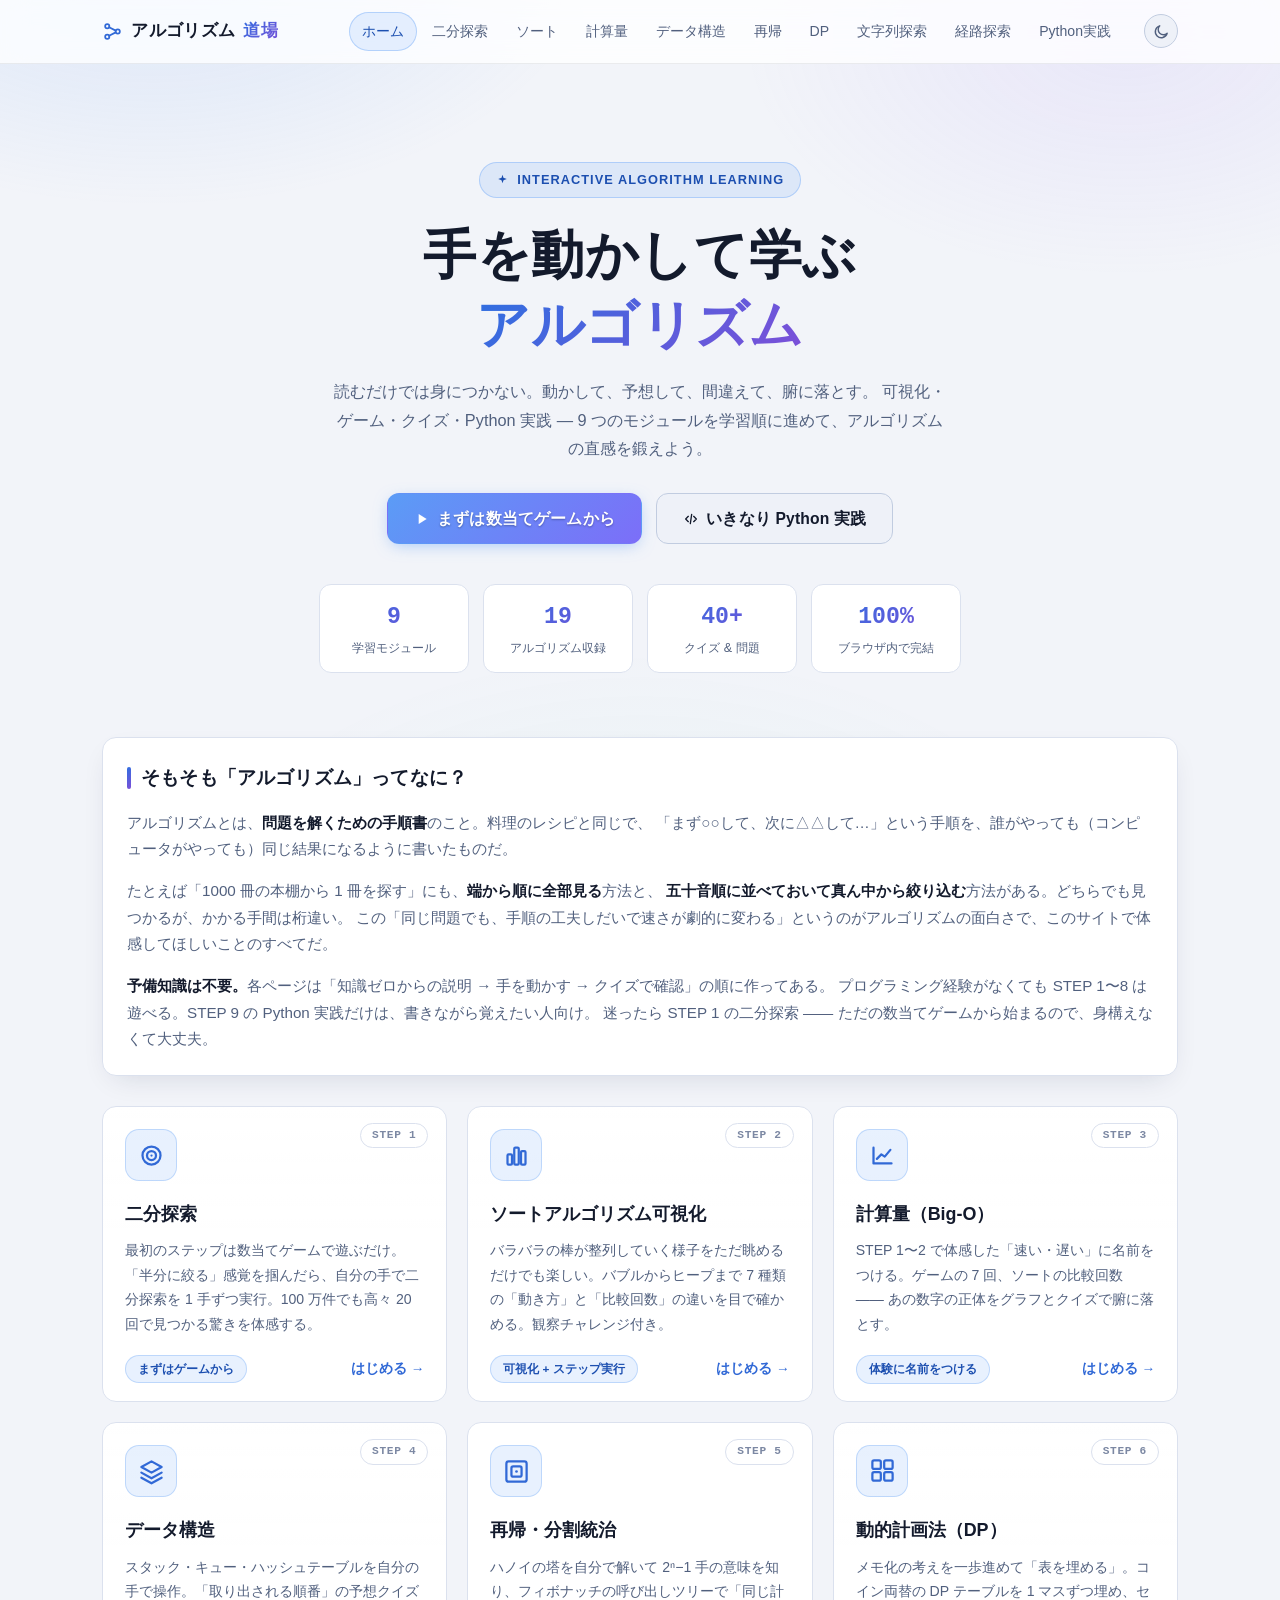
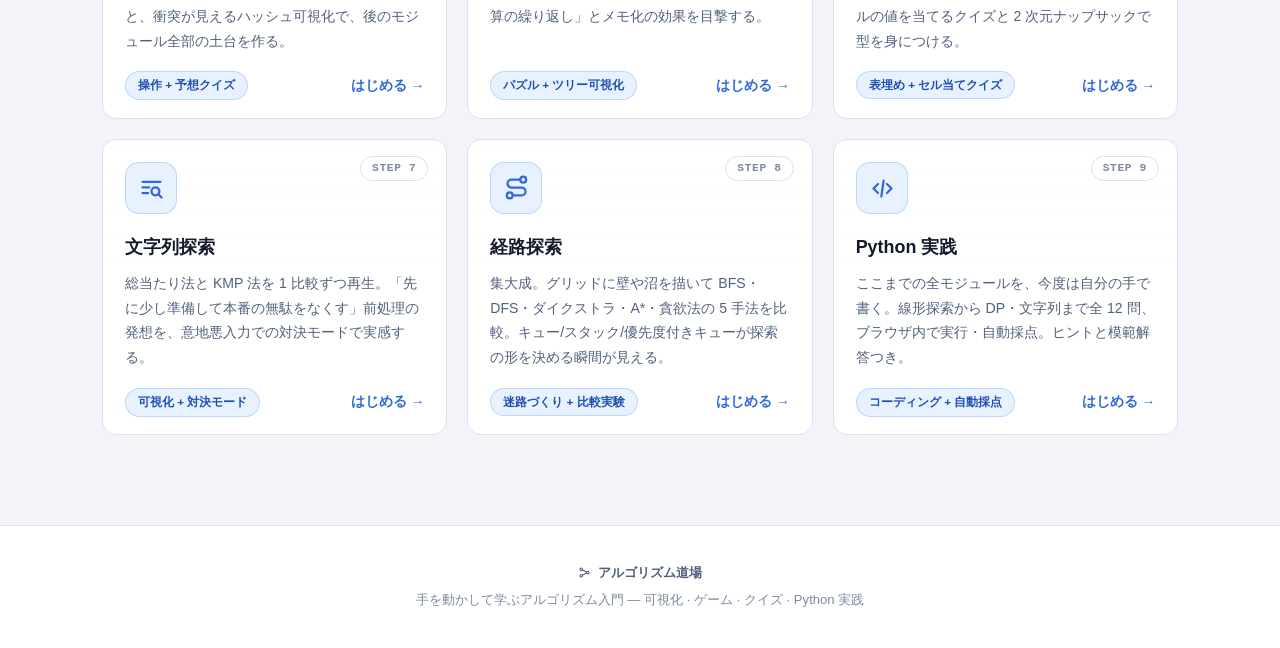
<file: index.html>
<!DOCTYPE html>
<html lang="ja">
<head>
<meta charset="UTF-8">
<script>(function(){try{if(localStorage.getItem("dojo-theme")==="dark")document.documentElement.dataset.theme="dark";}catch(e){}})();</script>
<meta name="viewport" content="width=device-width, initial-scale=1.0">
<meta name="theme-color" content="#f2f4f9">
<title>アルゴリズム道場 — 手を動かして学ぶアルゴリズム入門</title>
<link rel="icon" href="data:image/svg+xml,<svg xmlns=%22http://www.w3.org/2000/svg%22 viewBox=%220 0 24 24%22 fill=%22none%22 stroke=%22%235b9cf6%22 stroke-width=%222%22 stroke-linecap=%22round%22 stroke-linejoin=%22round%22><circle cx=%226%22 cy=%226%22 r=%222.4%22/><circle cx=%226%22 cy=%2218%22 r=%222.4%22/><circle cx=%2218%22 cy=%2212%22 r=%222.4%22/><path d=%22M8.1 7.1 15.7 11M8.1 16.9 15.7 13%22/></svg>">
<link rel="stylesheet" href="css/style.css">
</head>
<body>
<main class="container">
  <section class="hero">
    <span class="eyebrow"><span class="ico ico-sparkle"></span>INTERACTIVE ALGORITHM LEARNING</span>
    <h1>手を動かして学ぶ<br><span>アルゴリズム</span></h1>
    <p>
      読むだけでは身につかない。動かして、予想して、間違えて、腑に落とす。
      可視化・ゲーム・クイズ・Python 実践 — 9 つのモジュールを学習順に進めて、アルゴリズムの直感を鍛えよう。
    </p>
    <div class="cta-row">
      <a class="btn primary" href="search.html"><span class="ico ico-play"></span>まずは数当てゲームから</a>
      <a class="btn" href="python.html"><span class="ico ico-code"></span>いきなり Python 実践</a>
    </div>
    <div class="hero-stats">
      <div class="item"><div class="num">9</div><div class="desc">学習モジュール</div></div>
      <div class="item"><div class="num">19</div><div class="desc">アルゴリズム収録</div></div>
      <div class="item"><div class="num">40+</div><div class="desc">クイズ &amp; 問題</div></div>
      <div class="item"><div class="num">100%</div><div class="desc">ブラウザ内で完結</div></div>
    </div>
  </section>

  <section class="panel" style="margin-top: 20px;">
    <h2>そもそも「アルゴリズム」ってなに？</h2>
    <p style="color: var(--text-dim); font-size: 0.95rem;">
      アルゴリズムとは、<b style="color: var(--text);">問題を解くための手順書</b>のこと。料理のレシピと同じで、
      「まず○○して、次に△△して…」という手順を、誰がやっても（コンピュータがやっても）同じ結果になるように書いたものだ。
    </p>
    <p style="color: var(--text-dim); font-size: 0.95rem;">
      たとえば「1000 冊の本棚から 1 冊を探す」にも、<b style="color: var(--text);">端から順に全部見る</b>方法と、
      <b style="color: var(--text);">五十音順に並べておいて真ん中から絞り込む</b>方法がある。どちらでも見つかるが、かかる手間は桁違い。
      この「同じ問題でも、手順の工夫しだいで速さが劇的に変わる」というのがアルゴリズムの面白さで、このサイトで体感してほしいことのすべてだ。
    </p>
    <p style="color: var(--text-dim); font-size: 0.95rem; margin-bottom: 0;">
      <b style="color: var(--text);">予備知識は不要。</b>各ページは「知識ゼロからの説明 → 手を動かす → クイズで確認」の順に作ってある。
      プログラミング経験がなくても STEP 1〜8 は遊べる。STEP 9 の Python 実践だけは、書きながら覚えたい人向け。
      迷ったら STEP 1 の二分探索 —— ただの数当てゲームから始まるので、身構えなくて大丈夫。
    </p>
  </section>

  <div class="card-grid">
    <a class="card" href="search.html">
      <span class="step-badge">STEP 1</span>
      <div class="icon"><span class="ico ico-target"></span></div>
      <h3>二分探索</h3>
      <p>最初のステップは数当てゲームで遊ぶだけ。「半分に絞る」感覚を掴んだら、自分の手で二分探索を 1 手ずつ実行。100 万件でも高々 20 回で見つかる驚きを体感する。</p>
      <div class="card-foot"><span class="tag">まずはゲームから</span><span class="go">はじめる →</span></div>
    </a>
    <a class="card" href="sorting.html">
      <span class="step-badge">STEP 2</span>
      <div class="icon"><span class="ico ico-bars"></span></div>
      <h3>ソートアルゴリズム可視化</h3>
      <p>バラバラの棒が整列していく様子をただ眺めるだけでも楽しい。バブルからヒープまで 7 種類の「動き方」と「比較回数」の違いを目で確かめる。観察チャレンジ付き。</p>
      <div class="card-foot"><span class="tag">可視化 + ステップ実行</span><span class="go">はじめる →</span></div>
    </a>
    <a class="card" href="complexity.html">
      <span class="step-badge">STEP 3</span>
      <div class="icon"><span class="ico ico-line"></span></div>
      <h3>計算量（Big-O）</h3>
      <p>STEP 1〜2 で体感した「速い・遅い」に名前をつける。ゲームの 7 回、ソートの比較回数 —— あの数字の正体をグラフとクイズで腑に落とす。</p>
      <div class="card-foot"><span class="tag">体験に名前をつける</span><span class="go">はじめる →</span></div>
    </a>
    <a class="card" href="datastructure.html">
      <span class="step-badge">STEP 4</span>
      <div class="icon"><span class="ico ico-layers"></span></div>
      <h3>データ構造</h3>
      <p>スタック・キュー・ハッシュテーブルを自分の手で操作。「取り出される順番」の予想クイズと、衝突が見えるハッシュ可視化で、後のモジュール全部の土台を作る。</p>
      <div class="card-foot"><span class="tag">操作 + 予想クイズ</span><span class="go">はじめる →</span></div>
    </a>
    <a class="card" href="recursion.html">
      <span class="step-badge">STEP 5</span>
      <div class="icon"><span class="ico ico-nest"></span></div>
      <h3>再帰・分割統治</h3>
      <p>ハノイの塔を自分で解いて 2ⁿ−1 手の意味を知り、フィボナッチの呼び出しツリーで「同じ計算の繰り返し」とメモ化の効果を目撃する。</p>
      <div class="card-foot"><span class="tag">パズル + ツリー可視化</span><span class="go">はじめる →</span></div>
    </a>
    <a class="card" href="dp.html">
      <span class="step-badge">STEP 6</span>
      <div class="icon"><span class="ico ico-grid"></span></div>
      <h3>動的計画法（DP）</h3>
      <p>メモ化の考えを一歩進めて「表を埋める」。コイン両替の DP テーブルを 1 マスずつ埋め、セルの値を当てるクイズと 2 次元ナップサックで型を身につける。</p>
      <div class="card-foot"><span class="tag">表埋め + セル当てクイズ</span><span class="go">はじめる →</span></div>
    </a>
    <a class="card" href="strings.html">
      <span class="step-badge">STEP 7</span>
      <div class="icon"><span class="ico ico-find-text"></span></div>
      <h3>文字列探索</h3>
      <p>総当たり法と KMP 法を 1 比較ずつ再生。「先に少し準備して本番の無駄をなくす」前処理の発想を、意地悪入力での対決モードで実感する。</p>
      <div class="card-foot"><span class="tag">可視化 + 対決モード</span><span class="go">はじめる →</span></div>
    </a>
    <a class="card" href="pathfinding.html">
      <span class="step-badge">STEP 8</span>
      <div class="icon"><span class="ico ico-route"></span></div>
      <h3>経路探索</h3>
      <p>集大成。グリッドに壁や沼を描いて BFS・DFS・ダイクストラ・A*・貪欲法の 5 手法を比較。キュー/スタック/優先度付きキューが探索の形を決める瞬間が見える。</p>
      <div class="card-foot"><span class="tag">迷路づくり + 比較実験</span><span class="go">はじめる →</span></div>
    </a>
    <a class="card" href="python.html">
      <span class="step-badge">STEP 9</span>
      <div class="icon"><span class="ico ico-code"></span></div>
      <h3>Python 実践</h3>
      <p>ここまでの全モジュールを、今度は自分の手で書く。線形探索から DP・文字列まで全 12 問、ブラウザ内で実行・自動採点。ヒントと模範解答つき。</p>
      <div class="card-foot"><span class="tag">コーディング + 自動採点</span><span class="go">はじめる →</span></div>
    </a>
  </div>
</main>
<script src="js/common.js"></script>
</body>
</html>
</file>
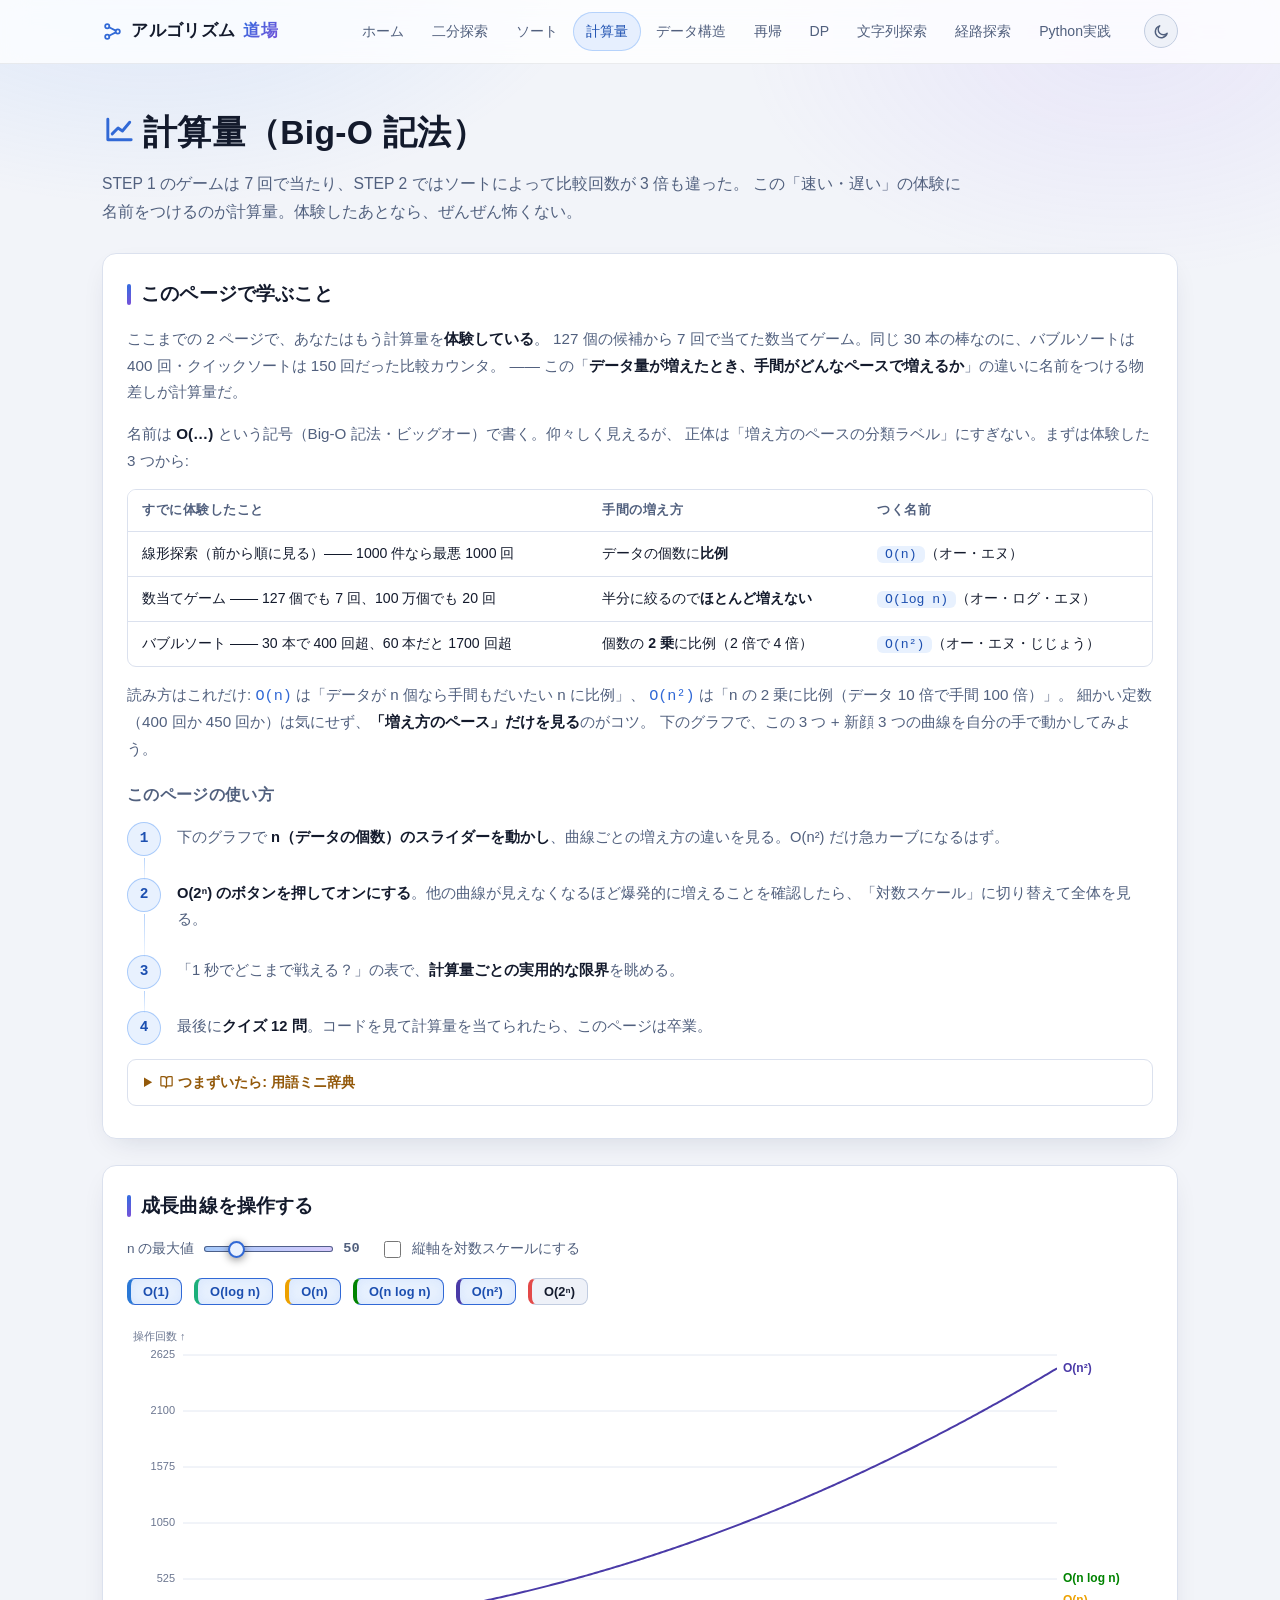
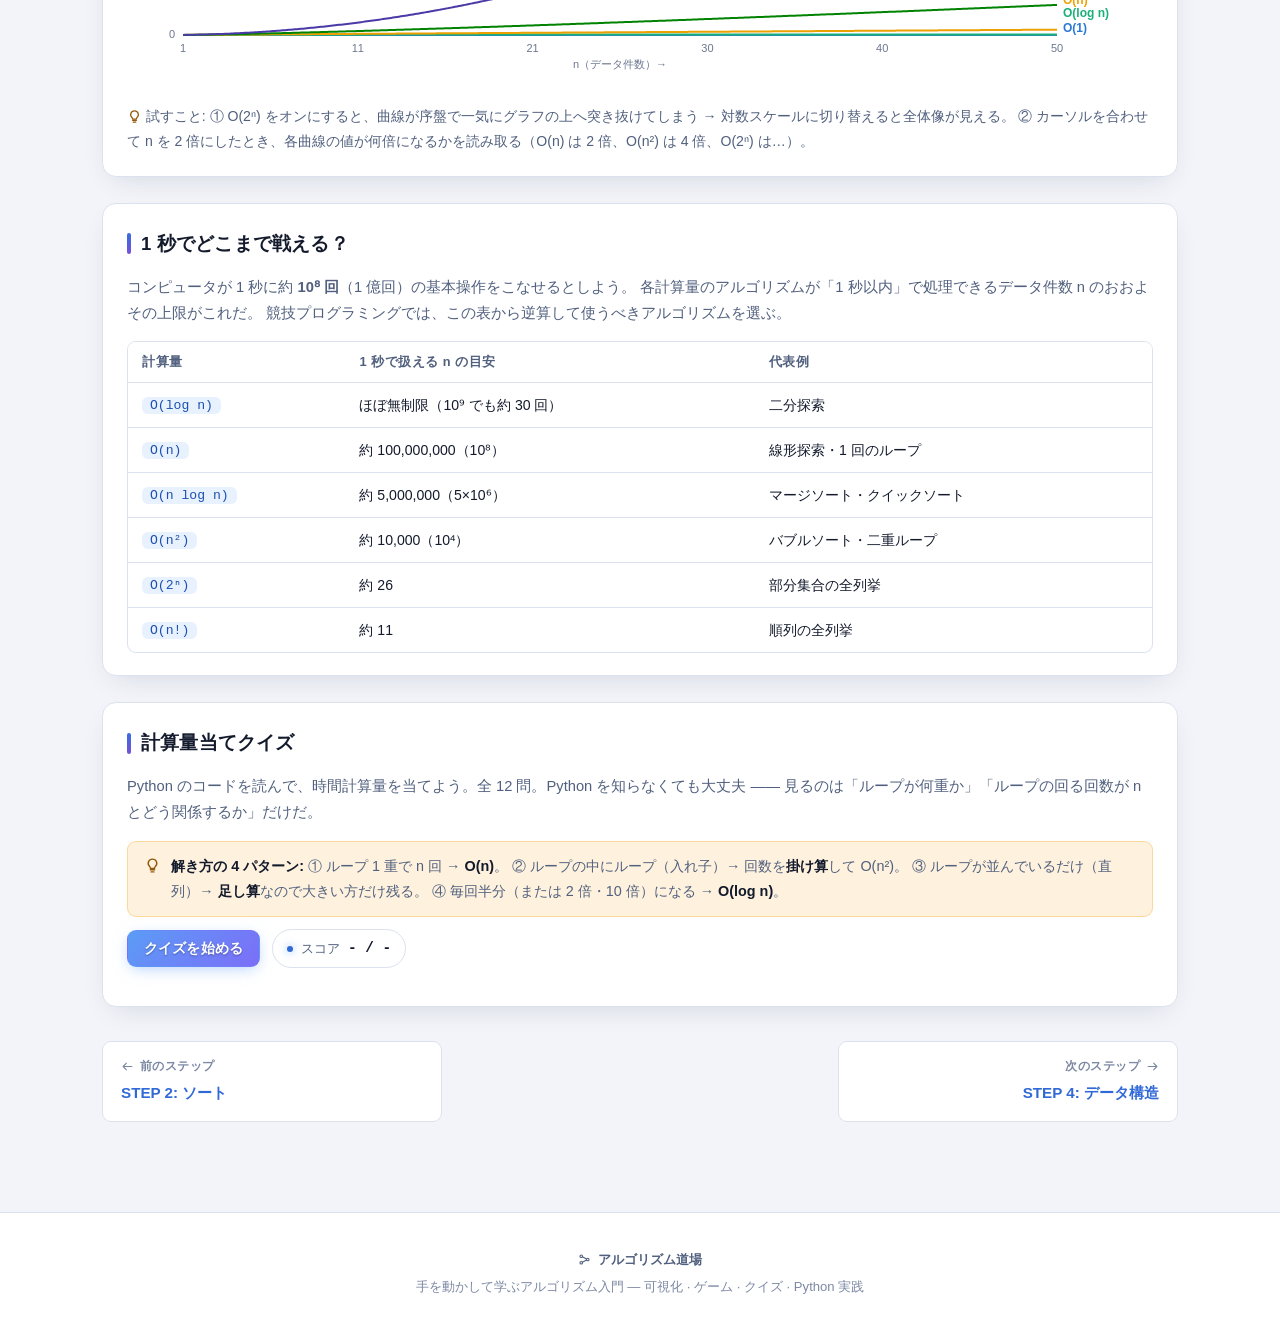
<file: complexity.html>
<!DOCTYPE html>
<html lang="ja">
<head>
<meta charset="UTF-8">
<script>(function(){try{if(localStorage.getItem("dojo-theme")==="dark")document.documentElement.dataset.theme="dark";}catch(e){}})();</script>
<meta name="viewport" content="width=device-width, initial-scale=1.0">
<meta name="theme-color" content="#f2f4f9">
<link rel="icon" href="data:image/svg+xml,<svg xmlns=%22http://www.w3.org/2000/svg%22 viewBox=%220 0 24 24%22 fill=%22none%22 stroke=%22%235b9cf6%22 stroke-width=%222%22 stroke-linecap=%22round%22 stroke-linejoin=%22round%22><circle cx=%226%22 cy=%226%22 r=%222.4%22/><circle cx=%226%22 cy=%2218%22 r=%222.4%22/><circle cx=%2218%22 cy=%2212%22 r=%222.4%22/><path d=%22M8.1 7.1 15.7 11M8.1 16.9 15.7 13%22/></svg>">
<title>計算量（Big-O）— アルゴリズム道場</title>
<link rel="stylesheet" href="css/style.css">
</head>
<body>
<main class="container">
  <h1 class="page-title"><span class="ico ico-line"></span>計算量（Big-O 記法）</h1>
  <p class="page-lead">
    STEP 1 のゲームは 7 回で当たり、STEP 2 ではソートによって比較回数が 3 倍も違った。
    この「速い・遅い」の体験に名前をつけるのが計算量。体験したあとなら、ぜんぜん怖くない。
  </p>

  <section class="panel">
    <h2>このページで学ぶこと</h2>
    <p style="color: var(--text-dim); font-size: 0.95rem;">
      ここまでの 2 ページで、あなたはもう計算量を<b style="color: var(--text);">体験している</b>。
      127 個の候補から 7 回で当てた数当てゲーム。同じ 30 本の棒なのに、バブルソートは 400 回・クイックソートは 150 回だった比較カウンタ。
      —— この「<b style="color: var(--text);">データ量が増えたとき、手間がどんなペースで増えるか</b>」の違いに名前をつける物差しが計算量だ。
    </p>
    <p style="color: var(--text-dim); font-size: 0.95rem;">
      名前は <b style="color: var(--text);">O(…)</b> という記号（Big-O 記法・ビッグオー）で書く。仰々しく見えるが、
      正体は「増え方のペースの分類ラベル」にすぎない。まずは体験した 3 つから:
    </p>
    <table class="simple">
      <thead><tr><th>すでに体験したこと</th><th>手間の増え方</th><th>つく名前</th></tr></thead>
      <tbody>
        <tr><td>線形探索（前から順に見る）—— 1000 件なら最悪 1000 回</td><td>データの個数に<b>比例</b></td><td><code>O(n)</code>（オー・エヌ）</td></tr>
        <tr><td>数当てゲーム —— 127 個でも 7 回、100 万個でも 20 回</td><td>半分に絞るので<b>ほとんど増えない</b></td><td><code>O(log n)</code>（オー・ログ・エヌ）</td></tr>
        <tr><td>バブルソート —— 30 本で 400 回超、60 本だと 1700 回超</td><td>個数の <b>2 乗</b>に比例（2 倍で 4 倍）</td><td><code>O(n²)</code>（オー・エヌ・じじょう）</td></tr>
      </tbody>
    </table>
    <p style="color: var(--text-dim); font-size: 0.95rem;">
      読み方はこれだけ: <span style="font-family: var(--font-mono); color: var(--accent);">O(n)</span> は「データが n 個なら手間もだいたい n に比例」、
      <span style="font-family: var(--font-mono); color: var(--accent);">O(n²)</span> は「n の 2 乗に比例（データ 10 倍で手間 100 倍）」。
      細かい定数（400 回か 450 回か）は気にせず、<b style="color: var(--text);">「増え方のペース」だけを見る</b>のがコツ。
      下のグラフで、この 3 つ + 新顔 3 つの曲線を自分の手で動かしてみよう。
    </p>
    <h3>このページの使い方</h3>
    <ol class="path-steps">
      <li><span class="step-no">1</span><div class="step-body">下のグラフで <b>n（データの個数）のスライダーを動かし</b>、曲線ごとの増え方の違いを見る。O(n²) だけ急カーブになるはず。</div></li>
      <li><span class="step-no">2</span><div class="step-body"><b>O(2ⁿ) のボタンを押してオンにする</b>。他の曲線が見えなくなるほど爆発的に増えることを確認したら、「対数スケール」に切り替えて全体を見る。</div></li>
      <li><span class="step-no">3</span><div class="step-body">「1 秒でどこまで戦える？」の表で、<b>計算量ごとの実用的な限界</b>を眺める。</div></li>
      <li><span class="step-no">4</span><div class="step-body">最後に<b>クイズ 12 問</b>。コードを見て計算量を当てられたら、このページは卒業。</div></li>
    </ol>
    <details class="hint-box">
      <summary><span class="ico ico-book"></span> つまずいたら: 用語ミニ辞典</summary>
      <dl class="glossary">
        <dt><code>n</code>（エヌ）</dt>
        <dd>扱うデータの個数のこと。「配列の長さ」「リストの要素数」だと思えばよい。n = 1000 なら「データが 1000 個ある」という意味。</dd>
        <dt><code>O(…)</code>（オー記法 / Big-O）</dt>
        <dd>「手間の増え方のペース」を表す記号。O は Order（オーダー = およその規模）の頭文字。O(n) =「n に比例」、O(1) =「データが何個でも手間は一定」。</dd>
        <dt><code>log n</code>（ログ・対数）</dt>
        <dd>「n を 2 で何回割ったら 1 になるか」という回数のこと。n = 8 なら 3 回（8→4→2→1）、n = 100 万でも約 20 回。「毎回半分に絞る」作戦の手数がこれ。爆発的に大きい n でも log n は小さいまま —— だから二分探索は速い。</dd>
        <dt><code>2ⁿ</code>（指数）</dt>
        <dd>log の逆で、「1 増えるたびに 2 倍になる」増え方。n = 30 で約 10 億。コンピュータでも n が 30〜40 を超えるとお手上げになる、最も恐ろしい増え方。</dd>
        <dt>最悪 / 平均</dt>
        <dd>同じアルゴリズムでも、運が悪い入力だと遅くなることがある。「最悪」はいちばん不運な場合の計算量、「平均」はならした場合の計算量。</dd>
      </dl>
    </details>
  </section>

  <section class="panel">
    <h2>成長曲線を操作する</h2>
    <div class="controls">
      <label>n の最大値
        <input type="range" id="cx-n" min="10" max="200" value="50">
        <b id="cx-n-label" style="font-family: var(--font-mono); min-width: 3ch;">50</b>
      </label>
      <label style="user-select: none;">
        <input type="checkbox" id="cx-log"> 縦軸を対数スケールにする
      </label>
    </div>
    <div class="controls" id="cx-series-toggles"></div>
    <div style="position: relative;">
      <canvas class="chart" id="cx-canvas" height="360"></canvas>
      <div id="cx-tooltip" style="position: absolute; display: none; pointer-events: none; background: var(--panel); color: var(--text); border: 1px solid var(--border); border-radius: 8px; padding: 8px 12px; font-size: 0.8rem; font-family: var(--font-mono); z-index: 10; white-space: nowrap; box-shadow: var(--shadow);"></div>
    </div>
    <p style="color: var(--text-dim); font-size: 0.88rem; margin-bottom: 0;">
      <span class="ico ico-bulb" style="color: var(--warn)"></span> 試すこと: ① O(2ⁿ) をオンにすると、曲線が序盤で一気にグラフの上へ突き抜けてしまう → 対数スケールに切り替えると全体像が見える。
      ② カーソルを合わせて n を 2 倍にしたとき、各曲線の値が何倍になるかを読み取る（O(n) は 2 倍、O(n²) は 4 倍、O(2ⁿ) は…）。
    </p>
  </section>

  <section class="panel">
    <h2>1 秒でどこまで戦える？</h2>
    <p style="color: var(--text-dim); font-size: 0.92rem;">
      コンピュータが 1 秒に約 <b>10⁸ 回</b>（1 億回）の基本操作をこなせるとしよう。
      各計算量のアルゴリズムが「1 秒以内」で処理できるデータ件数 n のおおよその上限がこれだ。
      競技プログラミングでは、この表から逆算して使うべきアルゴリズムを選ぶ。
    </p>
    <table class="simple">
      <thead><tr><th>計算量</th><th>1 秒で扱える n の目安</th><th>代表例</th></tr></thead>
      <tbody>
        <tr><td><code>O(log n)</code></td><td>ほぼ無制限（10⁹ でも約 30 回）</td><td>二分探索</td></tr>
        <tr><td><code>O(n)</code></td><td>約 100,000,000（10⁸）</td><td>線形探索・1 回のループ</td></tr>
        <tr><td><code>O(n log n)</code></td><td>約 5,000,000（5×10⁶）</td><td>マージソート・クイックソート</td></tr>
        <tr><td><code>O(n²)</code></td><td>約 10,000（10⁴）</td><td>バブルソート・二重ループ</td></tr>
        <tr><td><code>O(2ⁿ)</code></td><td>約 26</td><td>部分集合の全列挙</td></tr>
        <tr><td><code>O(n!)</code></td><td>約 11</td><td>順列の全列挙</td></tr>
      </tbody>
    </table>
  </section>

  <section class="panel">
    <h2>計算量当てクイズ</h2>
    <p style="color: var(--text-dim); font-size: 0.92rem;">
      Python のコードを読んで、時間計算量を当てよう。全 12 問。Python を知らなくても大丈夫 ——
      見るのは「ループが何重か」「ループの回る回数が n とどう関係するか」だけだ。
    </p>
    <div class="point-box">
      <span class="ico ico-bulb"></span>
      <div>
        <b>解き方の 4 パターン:</b>
        ① ループ 1 重で n 回 → <b>O(n)</b>。
        ② ループの中にループ（入れ子）→ 回数を<b>掛け算</b>して O(n²)。
        ③ ループが並んでいるだけ（直列）→ <b>足し算</b>なので大きい方だけ残る。
        ④ 毎回半分（または 2 倍・10 倍）になる → <b>O(log n)</b>。
      </div>
    </div>
    <div class="controls">
      <button class="btn primary" id="quiz-start-btn">クイズを始める</button>
      <span class="stat-chip">スコア <b id="quiz-score">- / -</b></span>
    </div>
    <div id="quiz-area"></div>
  </section>
</main>
<script src="js/common.js"></script>
<script src="js/complexity.js"></script>
</body>
</html>
</file>
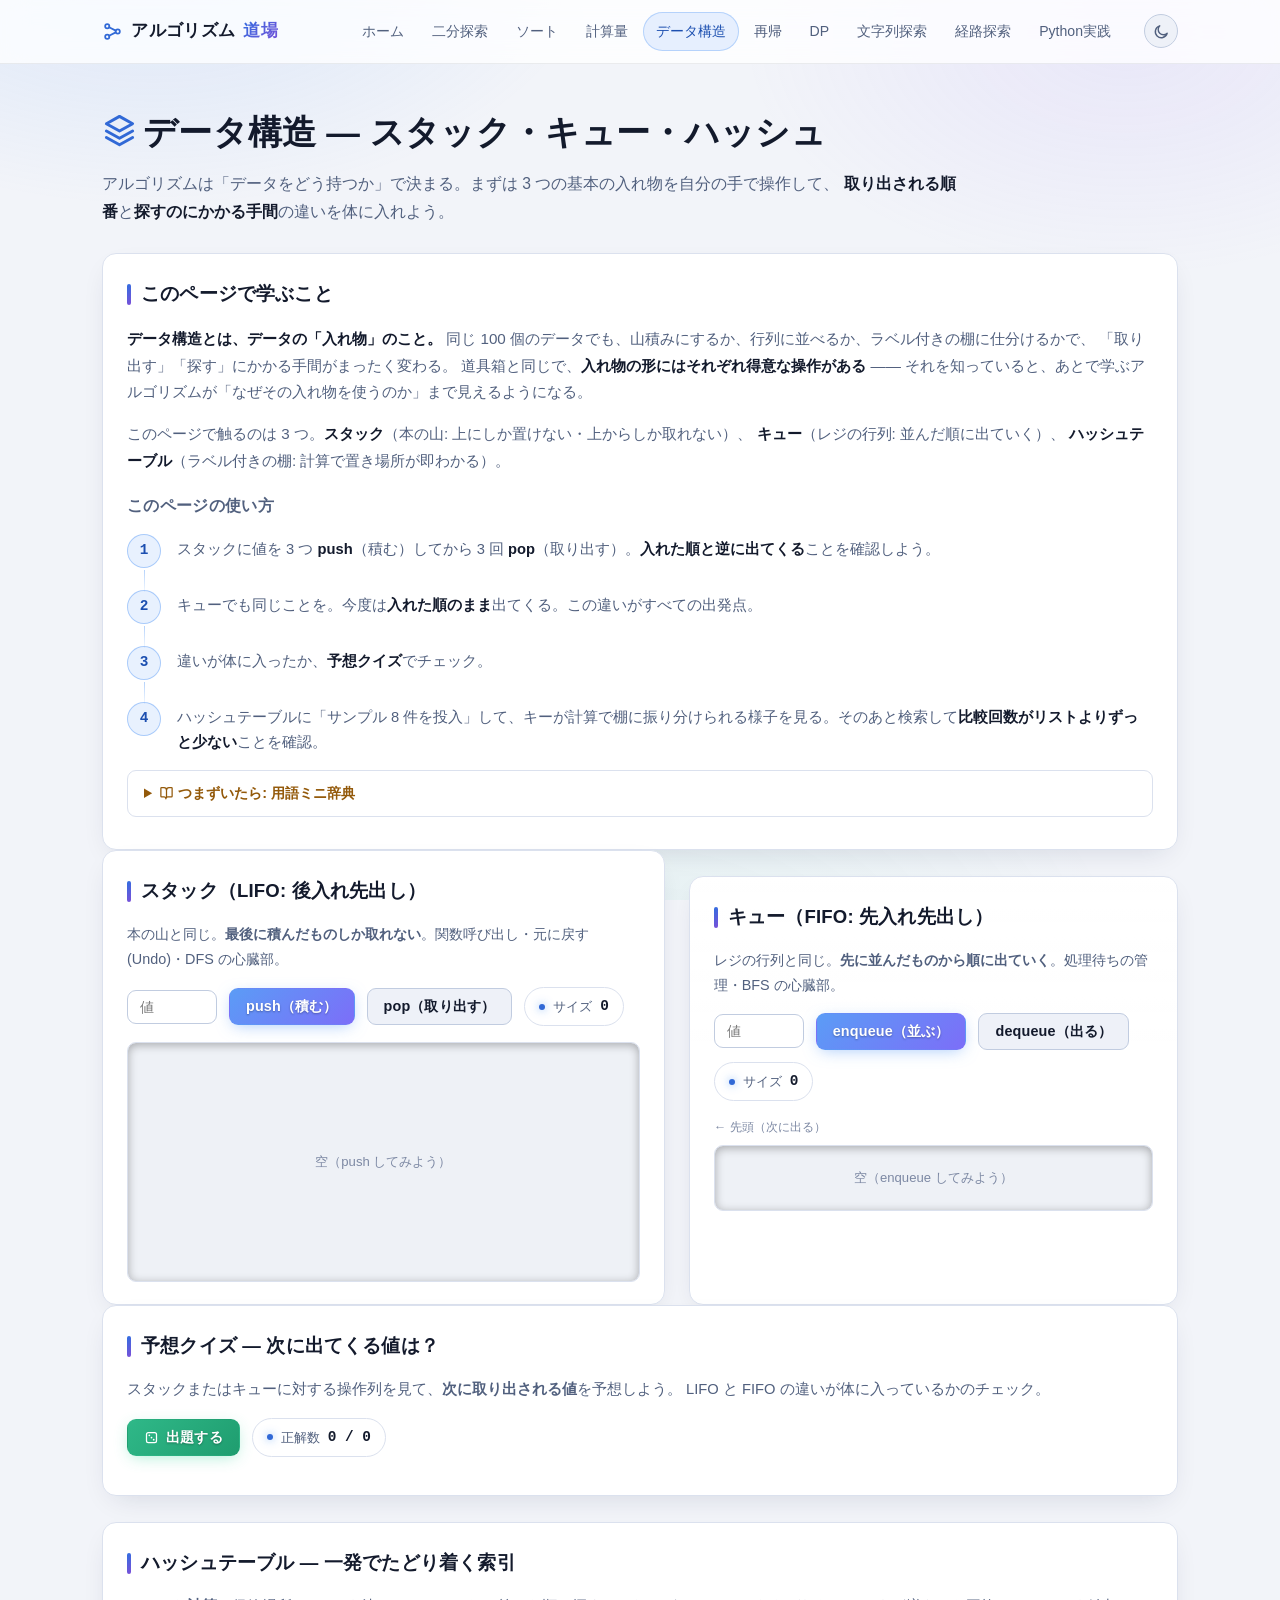
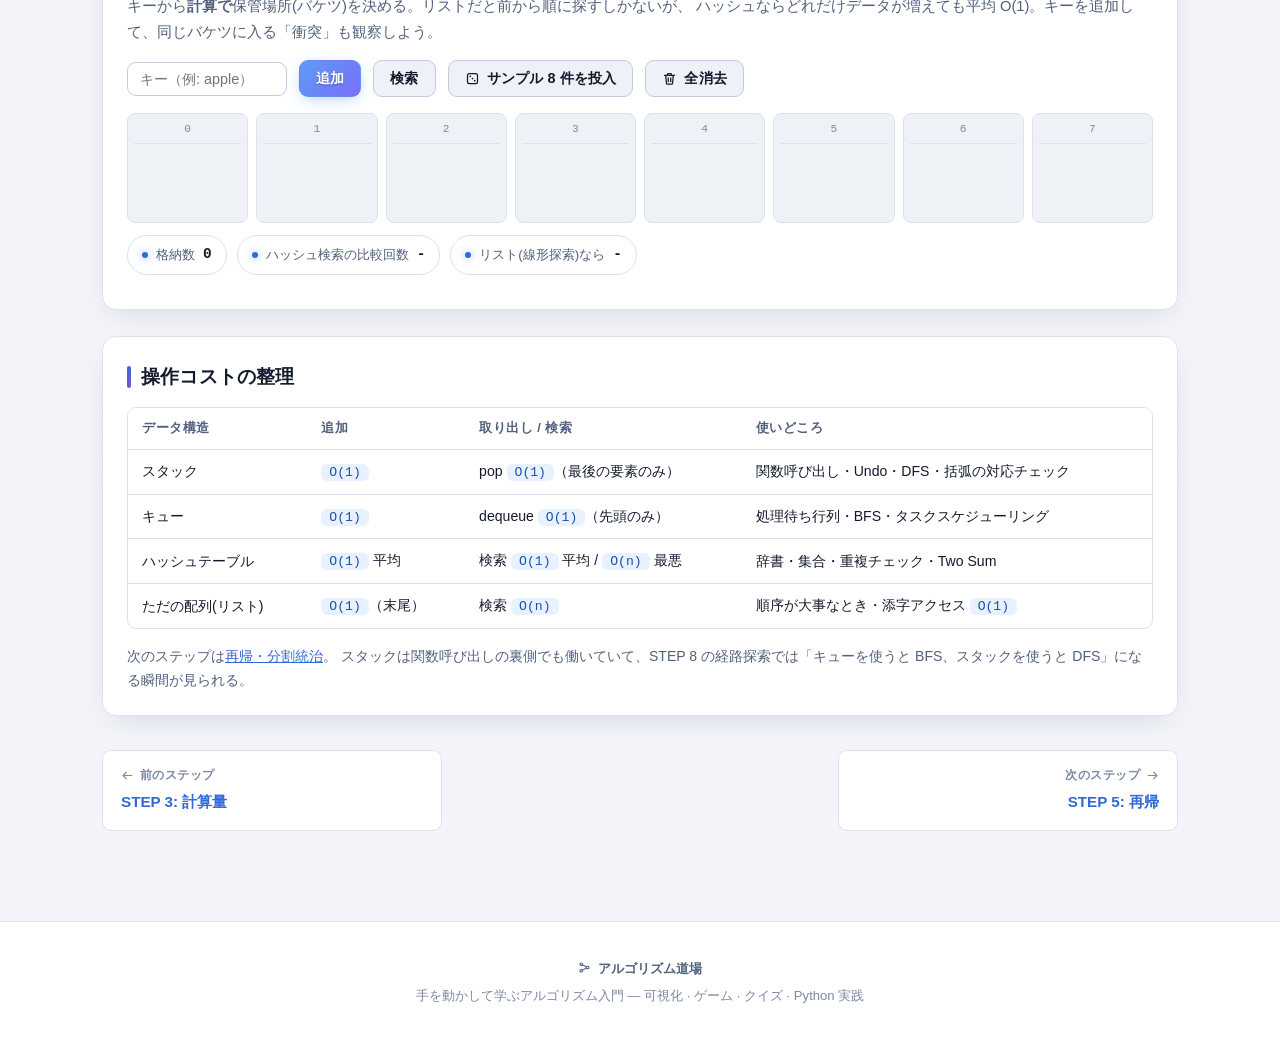
<file: datastructure.html>
<!DOCTYPE html>
<html lang="ja">
<head>
<meta charset="UTF-8">
<script>(function(){try{if(localStorage.getItem("dojo-theme")==="dark")document.documentElement.dataset.theme="dark";}catch(e){}})();</script>
<meta name="viewport" content="width=device-width, initial-scale=1.0">
<meta name="theme-color" content="#f2f4f9">
<link rel="icon" href="data:image/svg+xml,<svg xmlns=%22http://www.w3.org/2000/svg%22 viewBox=%220 0 24 24%22 fill=%22none%22 stroke=%22%235b9cf6%22 stroke-width=%222%22 stroke-linecap=%22round%22 stroke-linejoin=%22round%22><circle cx=%226%22 cy=%226%22 r=%222.4%22/><circle cx=%226%22 cy=%2218%22 r=%222.4%22/><circle cx=%2218%22 cy=%2212%22 r=%222.4%22/><path d=%22M8.1 7.1 15.7 11M8.1 16.9 15.7 13%22/></svg>">
<title>データ構造 — アルゴリズム道場</title>
<link rel="stylesheet" href="css/style.css">
</head>
<body>
<main class="container">
  <h1 class="page-title"><span class="ico ico-layers"></span>データ構造 — スタック・キュー・ハッシュ</h1>
  <p class="page-lead">
    アルゴリズムは「データをどう持つか」で決まる。まずは 3 つの基本の入れ物を自分の手で操作して、
    <b>取り出される順番</b>と<b>探すのにかかる手間</b>の違いを体に入れよう。
  </p>

  <section class="panel">
    <h2>このページで学ぶこと</h2>
    <p style="color: var(--text-dim); font-size: 0.95rem;">
      <b style="color: var(--text);">データ構造とは、データの「入れ物」のこと。</b>
      同じ 100 個のデータでも、山積みにするか、行列に並べるか、ラベル付きの棚に仕分けるかで、
      「取り出す」「探す」にかかる手間がまったく変わる。
      道具箱と同じで、<b style="color: var(--text);">入れ物の形にはそれぞれ得意な操作がある</b> —— それを知っていると、あとで学ぶアルゴリズムが「なぜその入れ物を使うのか」まで見えるようになる。
    </p>
    <p style="color: var(--text-dim); font-size: 0.95rem;">
      このページで触るのは 3 つ。<b style="color: var(--text);">スタック</b>（本の山: 上にしか置けない・上からしか取れない）、
      <b style="color: var(--text);">キュー</b>（レジの行列: 並んだ順に出ていく）、
      <b style="color: var(--text);">ハッシュテーブル</b>（ラベル付きの棚: 計算で置き場所が即わかる）。
    </p>
    <h3>このページの使い方</h3>
    <ol class="path-steps">
      <li><span class="step-no">1</span><div class="step-body">スタックに値を 3 つ <b>push</b>（積む）してから 3 回 <b>pop</b>（取り出す）。<b>入れた順と逆に出てくる</b>ことを確認しよう。</div></li>
      <li><span class="step-no">2</span><div class="step-body">キューでも同じことを。今度は<b>入れた順のまま</b>出てくる。この違いがすべての出発点。</div></li>
      <li><span class="step-no">3</span><div class="step-body">違いが体に入ったか、<b>予想クイズ</b>でチェック。</div></li>
      <li><span class="step-no">4</span><div class="step-body">ハッシュテーブルに「サンプル 8 件を投入」して、キーが計算で棚に振り分けられる様子を見る。そのあと検索して<b>比較回数がリストよりずっと少ない</b>ことを確認。</div></li>
    </ol>
    <details class="hint-box">
      <summary><span class="ico ico-book"></span> つまずいたら: 用語ミニ辞典</summary>
      <dl class="glossary">
        <dt><code>push / pop</code>（プッシュ / ポップ）</dt>
        <dd>スタックに「積む」「取り出す」操作の名前。プログラミングの世界の共通語なのでこのまま覚えて損はない。</dd>
        <dt><code>enqueue / dequeue</code>（エンキュー / デキュー）</dt>
        <dd>キュー（queue = 行列）に「並ぶ」「先頭から出る」操作の名前。</dd>
        <dt><code>LIFO / FIFO</code></dt>
        <dd>Last-In First-Out（最後に入れたものが最初に出る = スタック）と First-In First-Out（最初に入れたものが最初に出る = キュー）の略。</dd>
        <dt>ハッシュ関数</dt>
        <dd>キー（文字列など）から「何番の棚に入れるか」を計算で決める仕組み。このページでは「文字コードの合計を棚の数で割った余り」というシンプルな式を使っている。</dd>
        <dt>衝突（しょうとつ）</dt>
        <dd>違うキーがたまたま同じ棚に入ること。棚の中に鎖のようにぶら下げてしのぐ（チェイン法）。衝突が増えると検索が遅くなる。</dd>
        <dt><code>O(1)</code> と <code>O(n)</code></dt>
        <dd>計算量ページで学んだ記号。O(1) は「データが何個あっても手間は一定」、O(n) は「データの個数に比例して手間が増える」。</dd>
      </dl>
    </details>
  </section>

  <div class="grid-2">
    <section class="panel">
      <h2>スタック（LIFO: 後入れ先出し）</h2>
      <p style="color: var(--text-dim); font-size: 0.9rem;">
        本の山と同じ。<b>最後に積んだものしか取れない</b>。関数呼び出し・元に戻す(Undo)・DFS の心臓部。
      </p>
      <div class="controls">
        <input type="number" id="stack-input" placeholder="値" aria-label="pushする値" style="width: 90px;">
        <button class="btn primary" id="stack-push-btn">push（積む）</button>
        <button class="btn" id="stack-pop-btn">pop（取り出す）</button>
        <span class="stat-chip">サイズ <b id="stack-size">0</b></span>
      </div>
      <div class="ds-stack" id="stack-view"><span class="ds-empty">空（push してみよう）</span></div>
      <div id="stack-msg"></div>
    </section>

    <section class="panel">
      <h2>キュー（FIFO: 先入れ先出し）</h2>
      <p style="color: var(--text-dim); font-size: 0.9rem;">
        レジの行列と同じ。<b>先に並んだものから順に出ていく</b>。処理待ちの管理・BFS の心臓部。
      </p>
      <div class="controls">
        <input type="number" id="queue-input" placeholder="値" aria-label="enqueueする値" style="width: 90px;">
        <button class="btn primary" id="queue-enq-btn">enqueue（並ぶ）</button>
        <button class="btn" id="queue-deq-btn">dequeue（出る）</button>
        <span class="stat-chip">サイズ <b id="queue-size">0</b></span>
      </div>
      <p style="color: var(--text-faint); font-size: 0.78rem; margin: 0 0 6px;">← 先頭（次に出る）</p>
      <div class="ds-queue" id="queue-view"><span class="ds-empty">空（enqueue してみよう）</span></div>
      <div id="queue-msg"></div>
    </section>
  </div>

  <section class="panel">
    <h2>予想クイズ — 次に出てくる値は？</h2>
    <p style="color: var(--text-dim); font-size: 0.92rem;">
      スタックまたはキューに対する操作列を見て、<b>次に取り出される値</b>を予想しよう。
      LIFO と FIFO の違いが体に入っているかのチェック。
    </p>
    <div class="controls">
      <button class="btn success" id="ds-quiz-btn"><span class="ico ico-dice"></span>出題する</button>
      <span class="stat-chip">正解数 <b id="ds-quiz-score">0 / 0</b></span>
    </div>
    <div id="ds-quiz-area"></div>
  </section>

  <section class="panel">
    <h2>ハッシュテーブル — 一発でたどり着く索引</h2>
    <p style="color: var(--text-dim); font-size: 0.92rem;">
      キーから<b>計算で</b>保管場所(バケツ)を決める。リストだと前から順に探すしかないが、
      ハッシュならどれだけデータが増えても平均 O(1)。キーを追加して、同じバケツに入る「衝突」も観察しよう。
    </p>
    <div class="controls">
      <input type="text" id="hash-input" placeholder="キー（例: apple）" aria-label="追加するキー" maxlength="12" style="width: 160px;">
      <button class="btn primary" id="hash-add-btn">追加</button>
      <button class="btn" id="hash-find-btn">検索</button>
      <button class="btn" id="hash-sample-btn"><span class="ico ico-dice"></span>サンプル 8 件を投入</button>
      <button class="btn" id="hash-clear-btn"><span class="ico ico-trash"></span>全消去</button>
    </div>
    <div id="hash-calc" class="code-block" style="display: none;"></div>
    <div class="hash-buckets" id="hash-buckets"></div>
    <div class="stats">
      <span class="stat-chip">格納数 <b id="hash-count">0</b></span>
      <span class="stat-chip">ハッシュ検索の比較回数 <b id="hash-cmp">-</b></span>
      <span class="stat-chip">リスト(線形探索)なら <b id="hash-linear-cmp">-</b></span>
    </div>
    <div id="hash-msg"></div>
  </section>

  <section class="panel">
    <h2>操作コストの整理</h2>
    <table class="simple">
      <thead><tr><th>データ構造</th><th>追加</th><th>取り出し / 検索</th><th>使いどころ</th></tr></thead>
      <tbody>
        <tr><td>スタック</td><td><code>O(1)</code></td><td>pop <code>O(1)</code>（最後の要素のみ）</td><td>関数呼び出し・Undo・DFS・括弧の対応チェック</td></tr>
        <tr><td>キュー</td><td><code>O(1)</code></td><td>dequeue <code>O(1)</code>（先頭のみ）</td><td>処理待ち行列・BFS・タスクスケジューリング</td></tr>
        <tr><td>ハッシュテーブル</td><td><code>O(1)</code> 平均</td><td>検索 <code>O(1)</code> 平均 / <code>O(n)</code> 最悪</td><td>辞書・集合・重複チェック・Two Sum</td></tr>
        <tr><td>ただの配列(リスト)</td><td><code>O(1)</code>（末尾）</td><td>検索 <code>O(n)</code></td><td>順序が大事なとき・添字アクセス <code>O(1)</code></td></tr>
      </tbody>
    </table>
    <p style="color: var(--text-dim); font-size: 0.88rem; margin-bottom: 0;">
      次のステップは<a href="recursion.html" style="color: var(--accent);">再帰・分割統治</a>。
      スタックは関数呼び出しの裏側でも働いていて、STEP 8 の経路探索では「キューを使うと BFS、スタックを使うと DFS」になる瞬間が見られる。
    </p>
  </section>
</main>
<script src="js/common.js"></script>
<script src="js/algorithms.js"></script>
<script src="js/datastructure.js"></script>
</body>
</html>
</file>
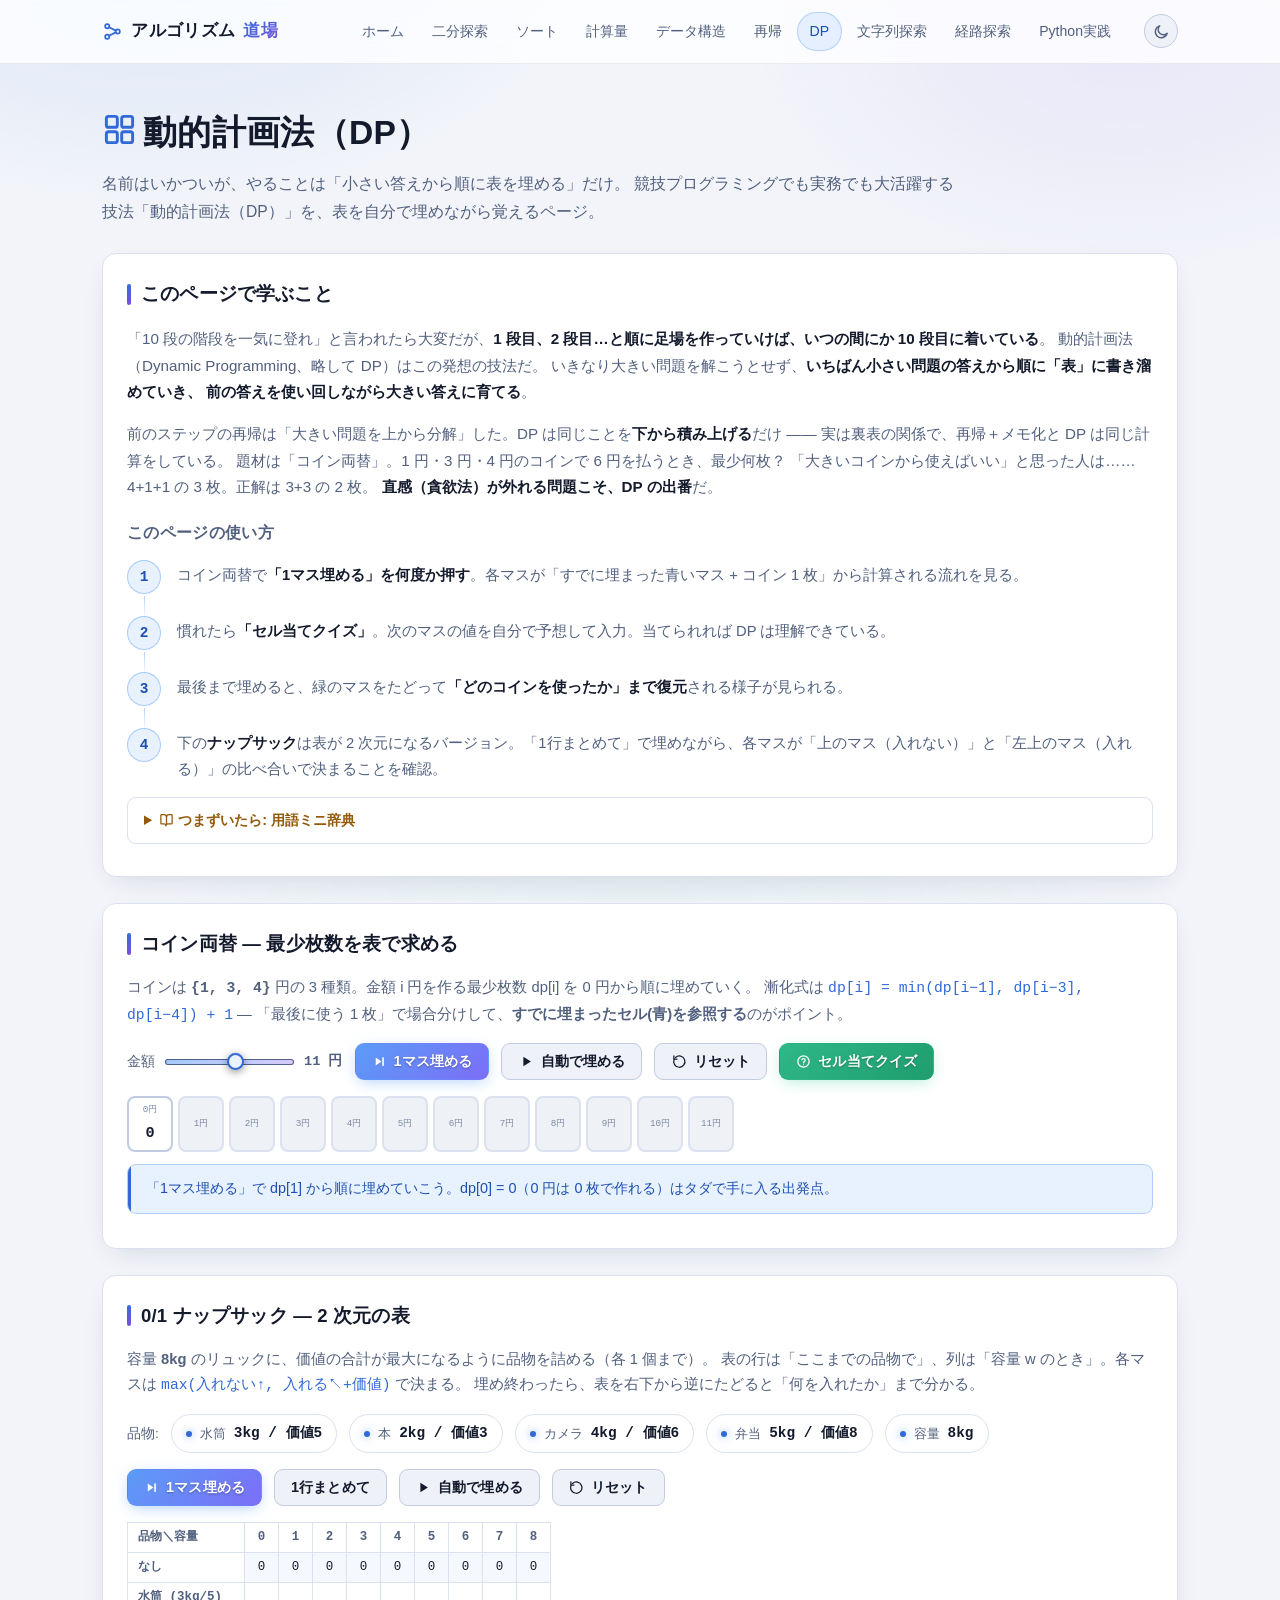
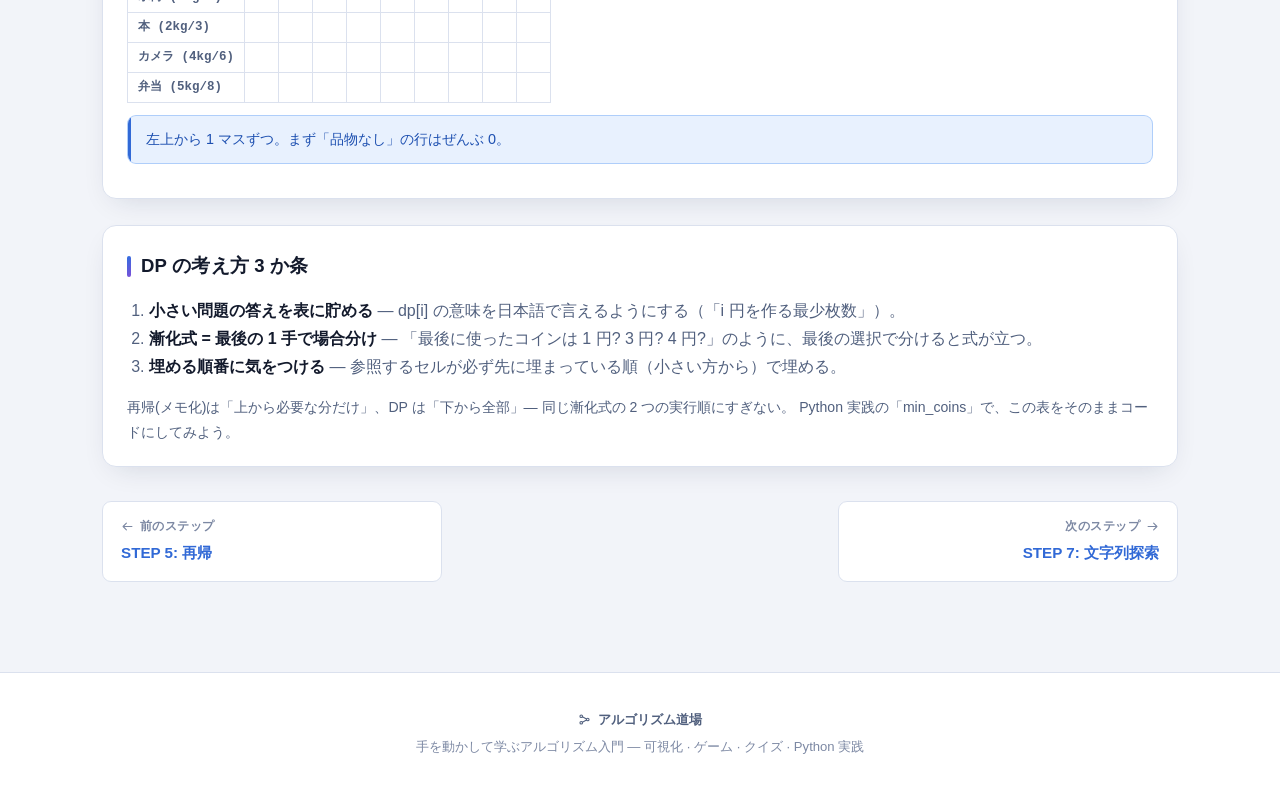
<file: dp.html>
<!DOCTYPE html>
<html lang="ja">
<head>
<meta charset="UTF-8">
<script>(function(){try{if(localStorage.getItem("dojo-theme")==="dark")document.documentElement.dataset.theme="dark";}catch(e){}})();</script>
<meta name="viewport" content="width=device-width, initial-scale=1.0">
<meta name="theme-color" content="#f2f4f9">
<link rel="icon" href="data:image/svg+xml,<svg xmlns=%22http://www.w3.org/2000/svg%22 viewBox=%220 0 24 24%22 fill=%22none%22 stroke=%22%235b9cf6%22 stroke-width=%222%22 stroke-linecap=%22round%22 stroke-linejoin=%22round%22><circle cx=%226%22 cy=%226%22 r=%222.4%22/><circle cx=%226%22 cy=%2218%22 r=%222.4%22/><circle cx=%2218%22 cy=%2212%22 r=%222.4%22/><path d=%22M8.1 7.1 15.7 11M8.1 16.9 15.7 13%22/></svg>">
<title>動的計画法（DP）— アルゴリズム道場</title>
<link rel="stylesheet" href="css/style.css">
</head>
<body>
<main class="container">
  <h1 class="page-title"><span class="ico ico-grid"></span>動的計画法（DP）</h1>
  <p class="page-lead">
    名前はいかついが、やることは「小さい答えから順に表を埋める」だけ。
    競技プログラミングでも実務でも大活躍する技法「動的計画法（DP）」を、表を自分で埋めながら覚えるページ。
  </p>

  <section class="panel">
    <h2>このページで学ぶこと</h2>
    <p style="color: var(--text-dim); font-size: 0.95rem;">
      「10 段の階段を一気に登れ」と言われたら大変だが、<b style="color: var(--text);">1 段目、2 段目…と順に足場を作っていけば、いつの間にか 10 段目に着いている</b>。
      動的計画法（Dynamic Programming、略して DP）はこの発想の技法だ。
      いきなり大きい問題を解こうとせず、<b style="color: var(--text);">いちばん小さい問題の答えから順に「表」に書き溜めていき、
      前の答えを使い回しながら大きい答えに育てる</b>。
    </p>
    <p style="color: var(--text-dim); font-size: 0.95rem;">
      前のステップの再帰は「大きい問題を上から分解」した。DP は同じことを<b style="color: var(--text);">下から積み上げる</b>だけ ——
      実は裏表の関係で、再帰＋メモ化と DP は同じ計算をしている。
      題材は「コイン両替」。1 円・3 円・4 円のコインで 6 円を払うとき、最少何枚？
      「大きいコインから使えばいい」と思った人は…… 4+1+1 の 3 枚。正解は 3+3 の 2 枚。
      <b style="color: var(--text);">直感（貪欲法）が外れる問題こそ、DP の出番</b>だ。
    </p>
    <h3>このページの使い方</h3>
    <ol class="path-steps">
      <li><span class="step-no">1</span><div class="step-body">コイン両替で<b>「1マス埋める」を何度か押す</b>。各マスが「すでに埋まった青いマス + コイン 1 枚」から計算される流れを見る。</div></li>
      <li><span class="step-no">2</span><div class="step-body">慣れたら<b>「セル当てクイズ」</b>。次のマスの値を自分で予想して入力。当てられれば DP は理解できている。</div></li>
      <li><span class="step-no">3</span><div class="step-body">最後まで埋めると、緑のマスをたどって<b>「どのコインを使ったか」まで復元</b>される様子が見られる。</div></li>
      <li><span class="step-no">4</span><div class="step-body">下の<b>ナップサック</b>は表が 2 次元になるバージョン。「1行まとめて」で埋めながら、各マスが「上のマス（入れない）」と「左上のマス（入れる）」の比べ合いで決まることを確認。</div></li>
    </ol>
    <details class="hint-box">
      <summary><span class="ico ico-book"></span> つまずいたら: 用語ミニ辞典</summary>
      <dl class="glossary">
        <dt><code>dp[i]</code> の読み方</dt>
        <dd>「dp という表の i 番目のマス」。大事なのは<b>マスの意味を日本語で言えること</b>。このページでは「dp[i] = i 円を作る最少枚数」。dp[7] = 2 なら「7 円は最少 2 枚で作れる」。</dd>
        <dt>漸化式（ぜんかしき）</dt>
        <dd>「前のマスの答えから次のマスの答えを作る式」。dp[i] = min(dp[i−1], dp[i−3], dp[i−4]) + 1 は「最後に 1 円か 3 円か 4 円を使ったと場合分けして、いちばん得なもの + 1 枚」という意味。</dd>
        <dt><code>min(a, b, c)</code> / <code>max(a, b)</code></dt>
        <dd>いちばん小さい値 / いちばん大きい値を選ぶだけの操作。</dd>
        <dt>貪欲法（どんよくほう）</dt>
        <dd>「その場でいちばん良さそうな選択」を繰り返す作戦。速いが、コイン両替のように失敗する問題もある。経路探索ページの「貪欲最良優先」も同じ族。</dd>
        <dt>トレースバック</dt>
        <dd>埋め終わった表を逆からたどって「どういう選択でこの答えになったか」を復元すること。答えの枚数だけでなく「何を使ったか」まで分かる。</dd>
      </dl>
    </details>
  </section>

  <section class="panel">
    <h2>コイン両替 — 最少枚数を表で求める</h2>
    <p style="color: var(--text-dim); font-size: 0.92rem;">
      コインは <b style="font-family: var(--font-mono);">{1, 3, 4}</b> 円の 3 種類。金額 i 円を作る最少枚数 dp[i] を 0 円から順に埋めていく。
      漸化式は <span style="font-family: var(--font-mono); color: var(--accent);">dp[i] = min(dp[i−1], dp[i−3], dp[i−4]) + 1</span> —
      「最後に使う 1 枚」で場合分けして、<b>すでに埋まったセル(青)を参照する</b>のがポイント。
    </p>
    <div class="controls">
      <label>金額
        <input type="range" id="coin-amount" min="6" max="15" value="11">
        <b style="font-family: var(--font-mono); white-space: nowrap;"><span id="coin-amount-label" style="display: inline-block; min-width: 2ch; text-align: right;">11</span> 円</b>
      </label>
      <button class="btn primary" id="coin-step-btn"><span class="ico ico-next"></span>1マス埋める</button>
      <button class="btn" id="coin-auto-btn"><span class="ico ico-play"></span>自動で埋める</button>
      <button class="btn" id="coin-reset-btn"><span class="ico ico-reset"></span>リセット</button>
      <button class="btn success" id="coin-quiz-btn"><span class="ico ico-quiz"></span>セル当てクイズ</button>
    </div>
    <div class="dp-cells" id="coin-cells"></div>
    <div id="coin-quiz-row" class="controls" style="display: none; margin-top: 12px;">
      <span style="font-size: 0.9rem; color: var(--text-dim);">dp[<b id="coin-quiz-target" style="color: var(--violet);">?</b>] の値は？</span>
      <input type="number" id="coin-quiz-input" min="0" max="15" aria-label="セルの値の予想" style="width: 80px;">
      <button class="btn primary" id="coin-quiz-submit">判定</button>
    </div>
    <div id="coin-msg" class="msg info">「1マス埋める」で dp[1] から順に埋めていこう。</div>
  </section>

  <section class="panel">
    <h2>0/1 ナップサック — 2 次元の表</h2>
    <p style="color: var(--text-dim); font-size: 0.92rem;">
      容量 <b>8kg</b> のリュックに、価値の合計が最大になるように品物を詰める（各 1 個まで）。
      表の行は「ここまでの品物で」、列は「容量 w のとき」。各マスは
      <span style="font-family: var(--font-mono); color: var(--accent);">max(入れない↑, 入れる↖+価値)</span> で決まる。
      埋め終わったら、表を右下から逆にたどると「何を入れたか」まで分かる。
    </p>
    <div class="controls" id="knap-items"></div>
    <div class="controls">
      <button class="btn primary" id="knap-step-btn"><span class="ico ico-next"></span>1マス埋める</button>
      <button class="btn" id="knap-row-btn">1行まとめて</button>
      <button class="btn" id="knap-auto-btn"><span class="ico ico-play"></span>自動で埋める</button>
      <button class="btn" id="knap-reset-btn"><span class="ico ico-reset"></span>リセット</button>
    </div>
    <div class="knap-scroll">
      <table class="knap" id="knap-table"></table>
    </div>
    <div id="knap-msg" class="msg info">左上から 1 マスずつ。まず「品物なし」の行はぜんぶ 0。</div>
  </section>

  <section class="panel">
    <h2>DP の考え方 3 か条</h2>
    <ol style="color: var(--text-dim); padding-left: 22px; margin: 8px 0;">
      <li><b style="color: var(--text);">小さい問題の答えを表に貯める</b> — dp[i] の意味を日本語で言えるようにする（「i 円を作る最少枚数」）。</li>
      <li><b style="color: var(--text);">漸化式 = 最後の 1 手で場合分け</b> — 「最後に使ったコインは 1 円? 3 円? 4 円?」のように、最後の選択で分けると式が立つ。</li>
      <li><b style="color: var(--text);">埋める順番に気をつける</b> — 参照するセルが必ず先に埋まっている順（小さい方から）で埋める。</li>
    </ol>
    <p style="color: var(--text-dim); font-size: 0.88rem; margin-bottom: 0;">
      再帰(メモ化)は「上から必要な分だけ」、DP は「下から全部」— 同じ漸化式の 2 つの実行順にすぎない。
      Python 実践の「min_coins」で、この表をそのままコードにしてみよう。
    </p>
  </section>
</main>
<script src="js/common.js"></script>
<script src="js/algorithms.js"></script>
<script src="js/dp.js"></script>
</body>
</html>
</file>
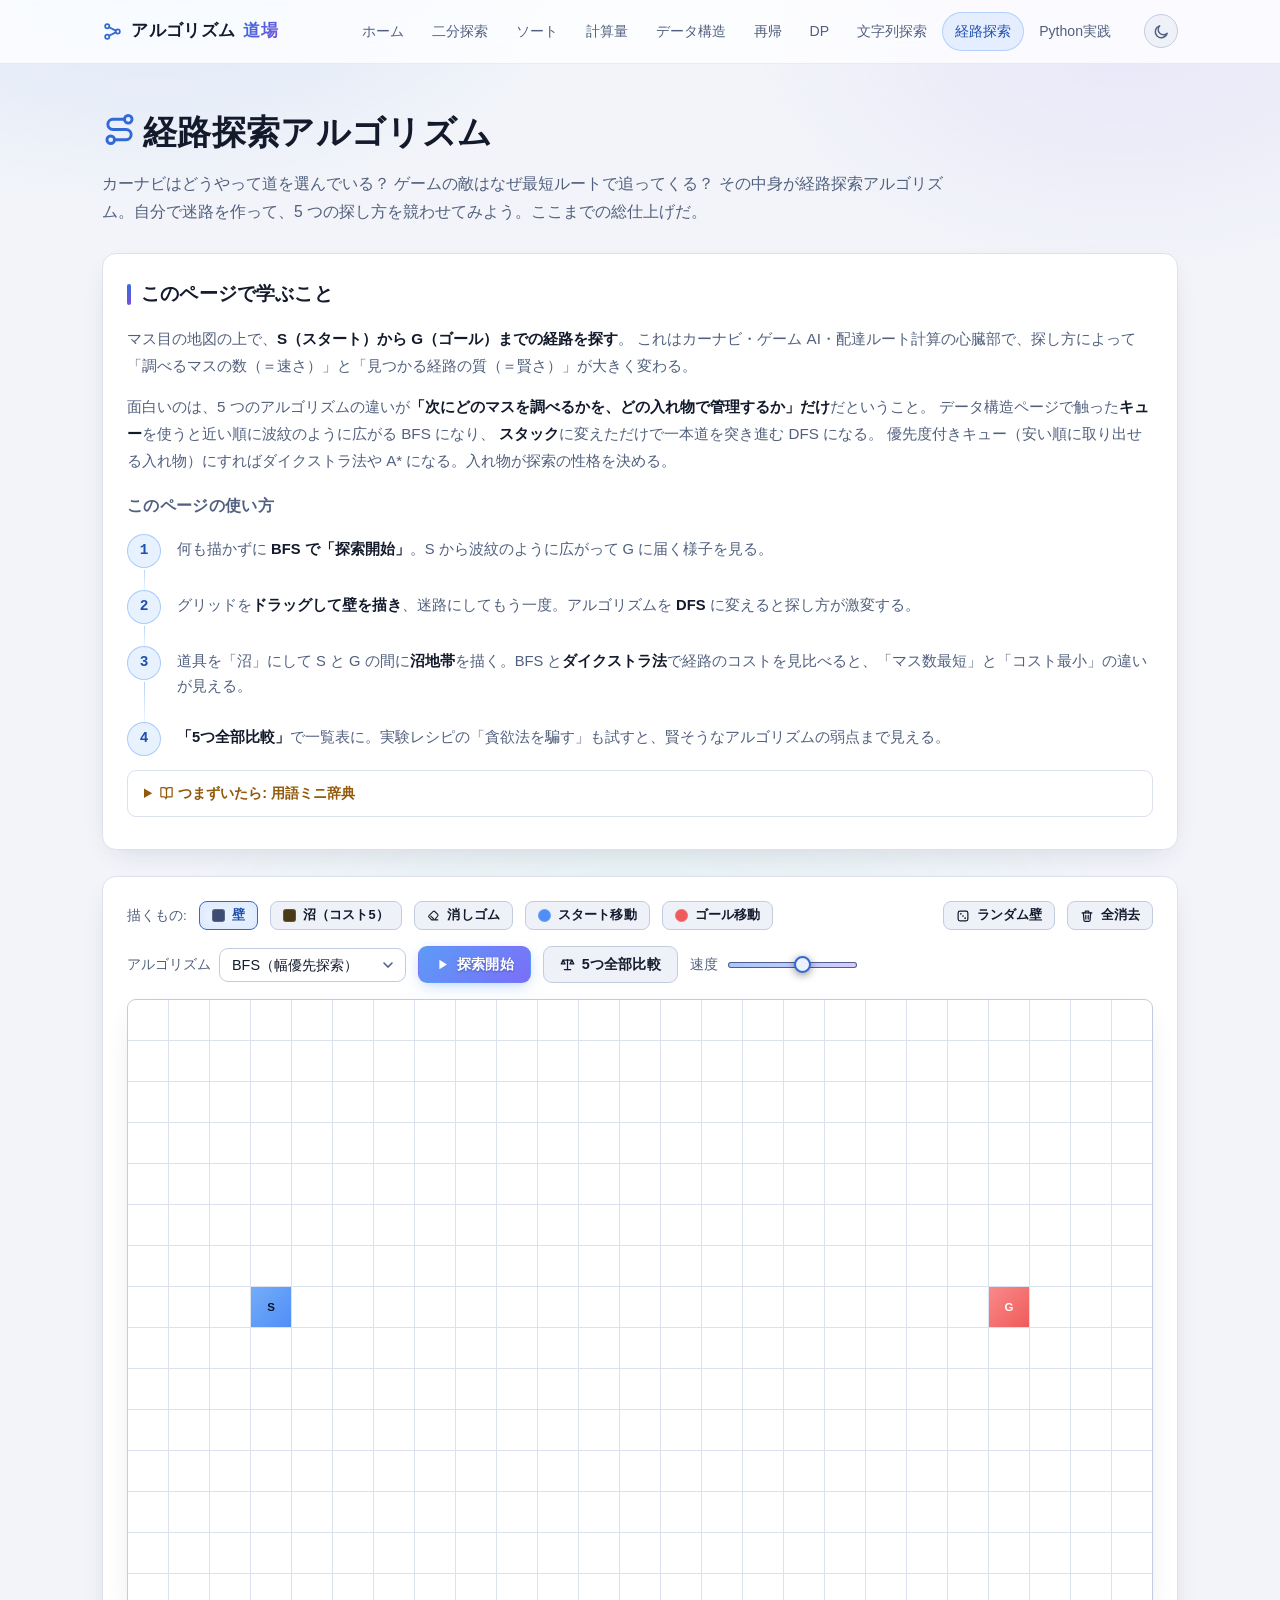
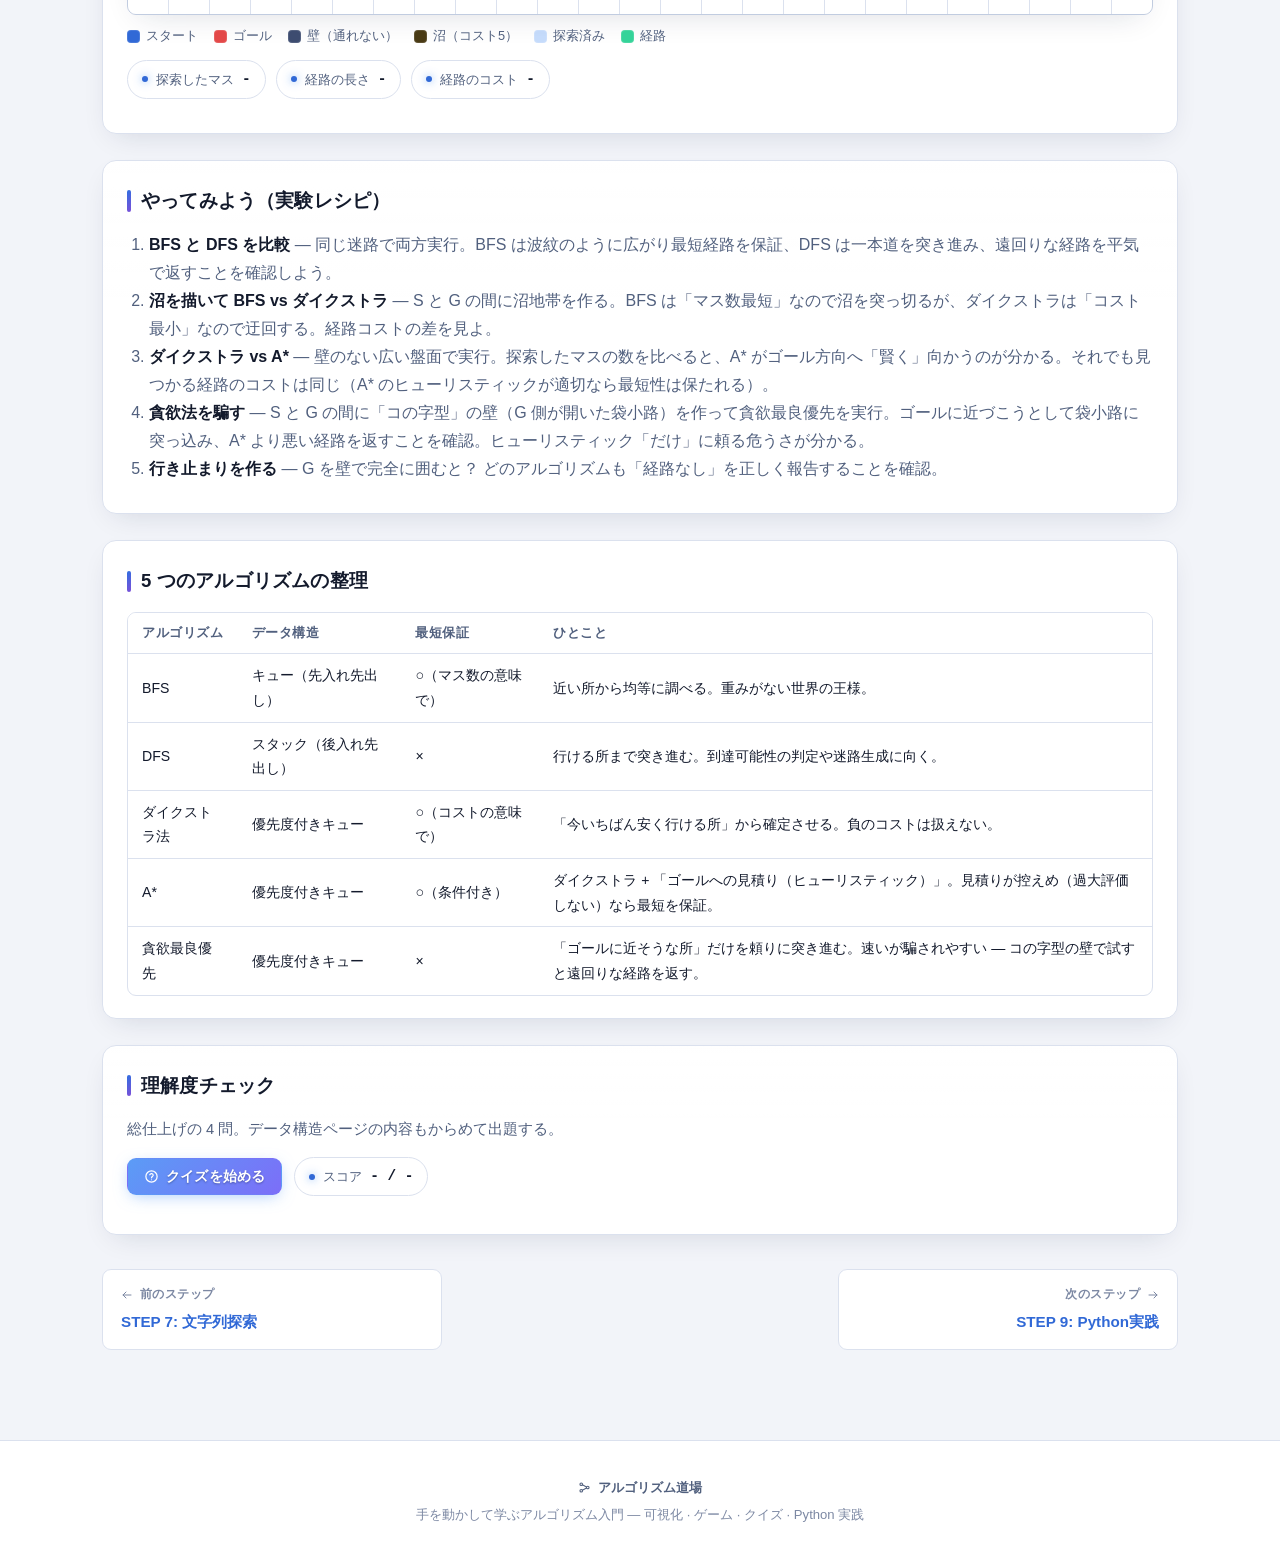
<file: pathfinding.html>
<!DOCTYPE html>
<html lang="ja">
<head>
<meta charset="UTF-8">
<script>(function(){try{if(localStorage.getItem("dojo-theme")==="dark")document.documentElement.dataset.theme="dark";}catch(e){}})();</script>
<meta name="viewport" content="width=device-width, initial-scale=1.0">
<meta name="theme-color" content="#f2f4f9">
<link rel="icon" href="data:image/svg+xml,<svg xmlns=%22http://www.w3.org/2000/svg%22 viewBox=%220 0 24 24%22 fill=%22none%22 stroke=%22%235b9cf6%22 stroke-width=%222%22 stroke-linecap=%22round%22 stroke-linejoin=%22round%22><circle cx=%226%22 cy=%226%22 r=%222.4%22/><circle cx=%226%22 cy=%2218%22 r=%222.4%22/><circle cx=%2218%22 cy=%2212%22 r=%222.4%22/><path d=%22M8.1 7.1 15.7 11M8.1 16.9 15.7 13%22/></svg>">
<title>経路探索 — アルゴリズム道場</title>
<link rel="stylesheet" href="css/style.css">
</head>
<body>
<main class="container">
  <h1 class="page-title"><span class="ico ico-route"></span>経路探索アルゴリズム</h1>
  <p class="page-lead">
    カーナビはどうやって道を選んでいる？ ゲームの敵はなぜ最短ルートで追ってくる？
    その中身が経路探索アルゴリズム。自分で迷路を作って、5 つの探し方を競わせてみよう。ここまでの総仕上げだ。
  </p>

  <section class="panel">
    <h2>このページで学ぶこと</h2>
    <p style="color: var(--text-dim); font-size: 0.95rem;">
      マス目の地図の上で、<b style="color: var(--text);">S（スタート）から G（ゴール）までの経路を探す</b>。
      これはカーナビ・ゲーム AI・配達ルート計算の心臓部で、探し方によって
      「調べるマスの数（＝速さ）」と「見つかる経路の質（＝賢さ）」が大きく変わる。
    </p>
    <p style="color: var(--text-dim); font-size: 0.95rem;">
      面白いのは、5 つのアルゴリズムの違いが<b style="color: var(--text);">「次にどのマスを調べるかを、どの入れ物で管理するか」だけ</b>だということ。
      データ構造ページで触った<b style="color: var(--text);">キュー</b>を使うと近い順に波紋のように広がる BFS になり、
      <b style="color: var(--text);">スタック</b>に変えただけで一本道を突き進む DFS になる。
      優先度付きキュー（安い順に取り出せる入れ物）にすればダイクストラ法や A* になる。入れ物が探索の性格を決める。
    </p>
    <h3>このページの使い方</h3>
    <ol class="path-steps">
      <li><span class="step-no">1</span><div class="step-body">何も描かずに <b>BFS で「探索開始」</b>。S から波紋のように広がって G に届く様子を見る。</div></li>
      <li><span class="step-no">2</span><div class="step-body">グリッドを<b>ドラッグして壁を描き</b>、迷路にしてもう一度。アルゴリズムを <b>DFS</b> に変えると探し方が激変する。</div></li>
      <li><span class="step-no">3</span><div class="step-body">道具を「沼」にして S と G の間に<b>沼地帯</b>を描く。BFS と<b>ダイクストラ法</b>で経路のコストを見比べると、「マス数最短」と「コスト最小」の違いが見える。</div></li>
      <li><span class="step-no">4</span><div class="step-body"><b>「5つ全部比較」</b>で一覧表に。実験レシピの「貪欲法を騙す」も試すと、賢そうなアルゴリズムの弱点まで見える。</div></li>
    </ol>
    <details class="hint-box">
      <summary><span class="ico ico-book"></span> つまずいたら: 用語ミニ辞典</summary>
      <dl class="glossary">
        <dt>コスト</dt>
        <dd>移動の「大変さ」。普通のマスは 1 歩 = 1、沼マスは 1 歩 = 5。「経路のコスト」は通ったマスのコストの合計で、小さいほど良い経路。</dd>
        <dt>探索済み（青いマス）</dt>
        <dd>アルゴリズムが「調べ終わった」マス。この数が少ないほど無駄なく探せている。ゴールが見つかった瞬間に探索は打ち切られる。</dd>
        <dt>優先度付きキュー</dt>
        <dd>「いちばん値が小さいものから取り出せる」特別な行列。ダイクストラ法・A*・貪欲法はこれで「次に調べるべき最有力マス」を管理する。</dd>
        <dt>ヒューリスティック（見積り）</dt>
        <dd>「ここからゴールまで、壁がなければ最低あと何マスか」というザックリ予想。A* はこの予想をコストに足して、ゴール方向を優先的に調べる。予想が控えめ（実際より大きく言わない）なら最短保証は崩れない。</dd>
        <dt>最短保証</dt>
        <dd>「見つけた経路が本当にいちばん良い」と数学的に言い切れるかどうか。BFS（マス数の意味で）とダイクストラ・A*（コストの意味で）は○、DFS と貪欲法は×。</dd>
      </dl>
    </details>
  </section>

  <section class="panel">
    <div class="controls">
      <span style="font-size: 0.85rem; color: var(--text-dim);">描くもの:</span>
      <button class="btn small toggled" id="tool-wall" data-tool="wall"><span class="tool-sw" style="background:#3d4c70"></span>壁</button>
      <button class="btn small" id="tool-weight" data-tool="weight"><span class="tool-sw" style="background:#493a14"></span>沼（コスト5）</button>
      <button class="btn small" id="tool-erase" data-tool="erase"><span class="ico ico-eraser"></span>消しゴム</button>
      <button class="btn small" id="tool-start" data-tool="start"><span class="tool-sw round" style="background:#4f8ef7"></span>スタート移動</button>
      <button class="btn small" id="tool-goal" data-tool="goal"><span class="tool-sw round" style="background:#ef5b5b"></span>ゴール移動</button>
      <span style="flex: 1;"></span>
      <button class="btn small" id="random-walls-btn"><span class="ico ico-dice"></span>ランダム壁</button>
      <button class="btn small" id="clear-btn"><span class="ico ico-trash"></span>全消去</button>
    </div>
    <div class="controls">
      <label>アルゴリズム
        <select id="pf-algo">
          <option value="bfs">BFS（幅優先探索）</option>
          <option value="dfs">DFS（深さ優先探索）</option>
          <option value="dijkstra">ダイクストラ法</option>
          <option value="astar">A*（エースター）</option>
          <option value="greedy">貪欲最良優先探索</option>
        </select>
      </label>
      <button class="btn primary" id="pf-run-btn"><span class="ico ico-play"></span>探索開始</button>
      <button class="btn" id="pf-compare-btn"><span class="ico ico-scale"></span>5つ全部比較</button>
      <label>速度 <input type="range" id="pf-speed" min="1" max="100" value="60"></label>
    </div>

    <div class="pf-grid" id="pf-grid"></div>

    <div class="legend" style="margin-top: 10px;">
      <span class="key"><span class="swatch" style="background: var(--accent)"></span>スタート</span>
      <span class="key"><span class="swatch" style="background: var(--danger)"></span>ゴール</span>
      <span class="key"><span class="swatch" style="background: #3d4c70"></span>壁（通れない）</span>
      <span class="key"><span class="swatch" style="background: #493a14"></span>沼（コスト5）</span>
      <span class="key"><span class="swatch" style="background: rgba(91,156,246,0.35)"></span>探索済み</span>
      <span class="key"><span class="swatch" style="background: var(--accent-2)"></span>経路</span>
    </div>
    <div class="stats">
      <span class="stat-chip">探索したマス <b id="pf-visited">-</b></span>
      <span class="stat-chip">経路の長さ <b id="pf-length">-</b></span>
      <span class="stat-chip">経路のコスト <b id="pf-cost">-</b></span>
    </div>
    <div id="pf-message"></div>
    <div id="pf-compare-result"></div>
  </section>

  <section class="panel">
    <h2>やってみよう（実験レシピ）</h2>
    <ol style="color: var(--text-dim); padding-left: 22px; margin: 8px 0;">
      <li><b style="color: var(--text);">BFS と DFS を比較</b> — 同じ迷路で両方実行。BFS は波紋のように広がり最短経路を保証、DFS は一本道を突き進み、遠回りな経路を平気で返すことを確認しよう。</li>
      <li><b style="color: var(--text);">沼を描いて BFS vs ダイクストラ</b> — S と G の間に沼地帯を作る。BFS は「マス数最短」なので沼を突っ切るが、ダイクストラは「コスト最小」なので迂回する。経路コストの差を見よ。</li>
      <li><b style="color: var(--text);">ダイクストラ vs A*</b> — 壁のない広い盤面で実行。探索したマスの数を比べると、A* がゴール方向へ「賢く」向かうのが分かる。それでも見つかる経路のコストは同じ（A* のヒューリスティックが適切なら最短性は保たれる）。</li>
      <li><b style="color: var(--text);">貪欲法を騙す</b> — S と G の間に「コの字型」の壁（G 側が開いた袋小路）を作って貪欲最良優先を実行。ゴールに近づこうとして袋小路に突っ込み、A* より悪い経路を返すことを確認。ヒューリスティック「だけ」に頼る危うさが分かる。</li>
      <li><b style="color: var(--text);">行き止まりを作る</b> — G を壁で完全に囲むと？ どのアルゴリズムも「経路なし」を正しく報告することを確認。</li>
    </ol>
  </section>

  <section class="panel">
    <h2>5 つのアルゴリズムの整理</h2>
    <table class="simple">
      <thead>
        <tr><th>アルゴリズム</th><th>データ構造</th><th>最短保証</th><th>ひとこと</th></tr>
      </thead>
      <tbody>
        <tr><td>BFS</td><td>キュー（先入れ先出し）</td><td>○（マス数の意味で）</td><td>近い所から均等に調べる。重みがない世界の王様。</td></tr>
        <tr><td>DFS</td><td>スタック（後入れ先出し）</td><td>×</td><td>行ける所まで突き進む。到達可能性の判定や迷路生成に向く。</td></tr>
        <tr><td>ダイクストラ法</td><td>優先度付きキュー</td><td>○（コストの意味で）</td><td>「今いちばん安く行ける所」から確定させる。負のコストは扱えない。</td></tr>
        <tr><td>A*</td><td>優先度付きキュー</td><td>○（条件付き）</td><td>ダイクストラ + 「ゴールへの見積り（ヒューリスティック）」。見積りが控えめ（過大評価しない）なら最短を保証。</td></tr>
        <tr><td>貪欲最良優先</td><td>優先度付きキュー</td><td>×</td><td>「ゴールに近そうな所」だけを頼りに突き進む。速いが騙されやすい — コの字型の壁で試すと遠回りな経路を返す。</td></tr>
      </tbody>
    </table>
  </section>

  <section class="panel">
    <h2>理解度チェック</h2>
    <p style="color: var(--text-dim); font-size: 0.92rem;">
      総仕上げの 4 問。データ構造ページの内容もからめて出題する。
    </p>
    <div class="controls">
      <button class="btn primary" id="pq-quiz-start"><span class="ico ico-quiz"></span>クイズを始める</button>
      <span class="stat-chip">スコア <b id="pq-quiz-score">- / -</b></span>
    </div>
    <div id="pq-quiz-area" class="quiz-zone"></div>
  </section>
</main>
<script src="js/common.js"></script>
<script src="js/algorithms.js"></script>
<script src="js/pathfinding.js"></script>
</body>
</html>
</file>
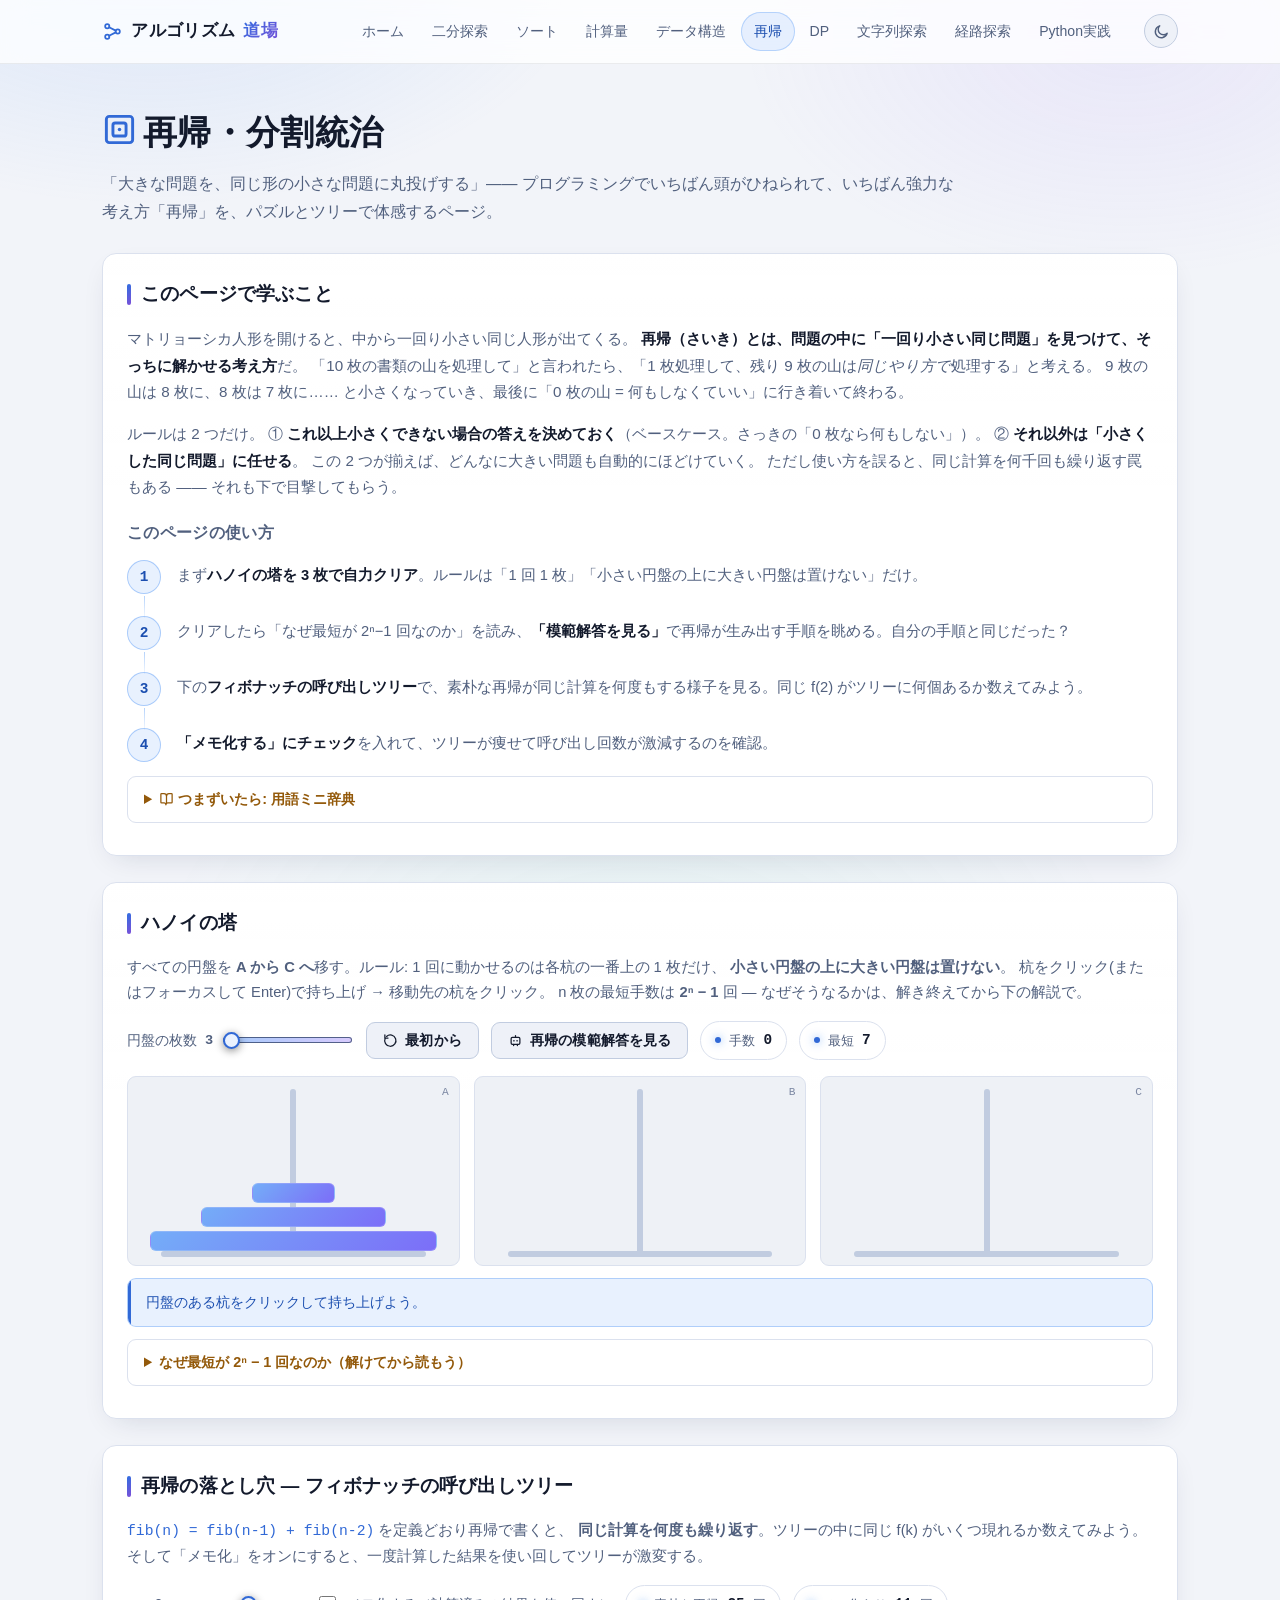
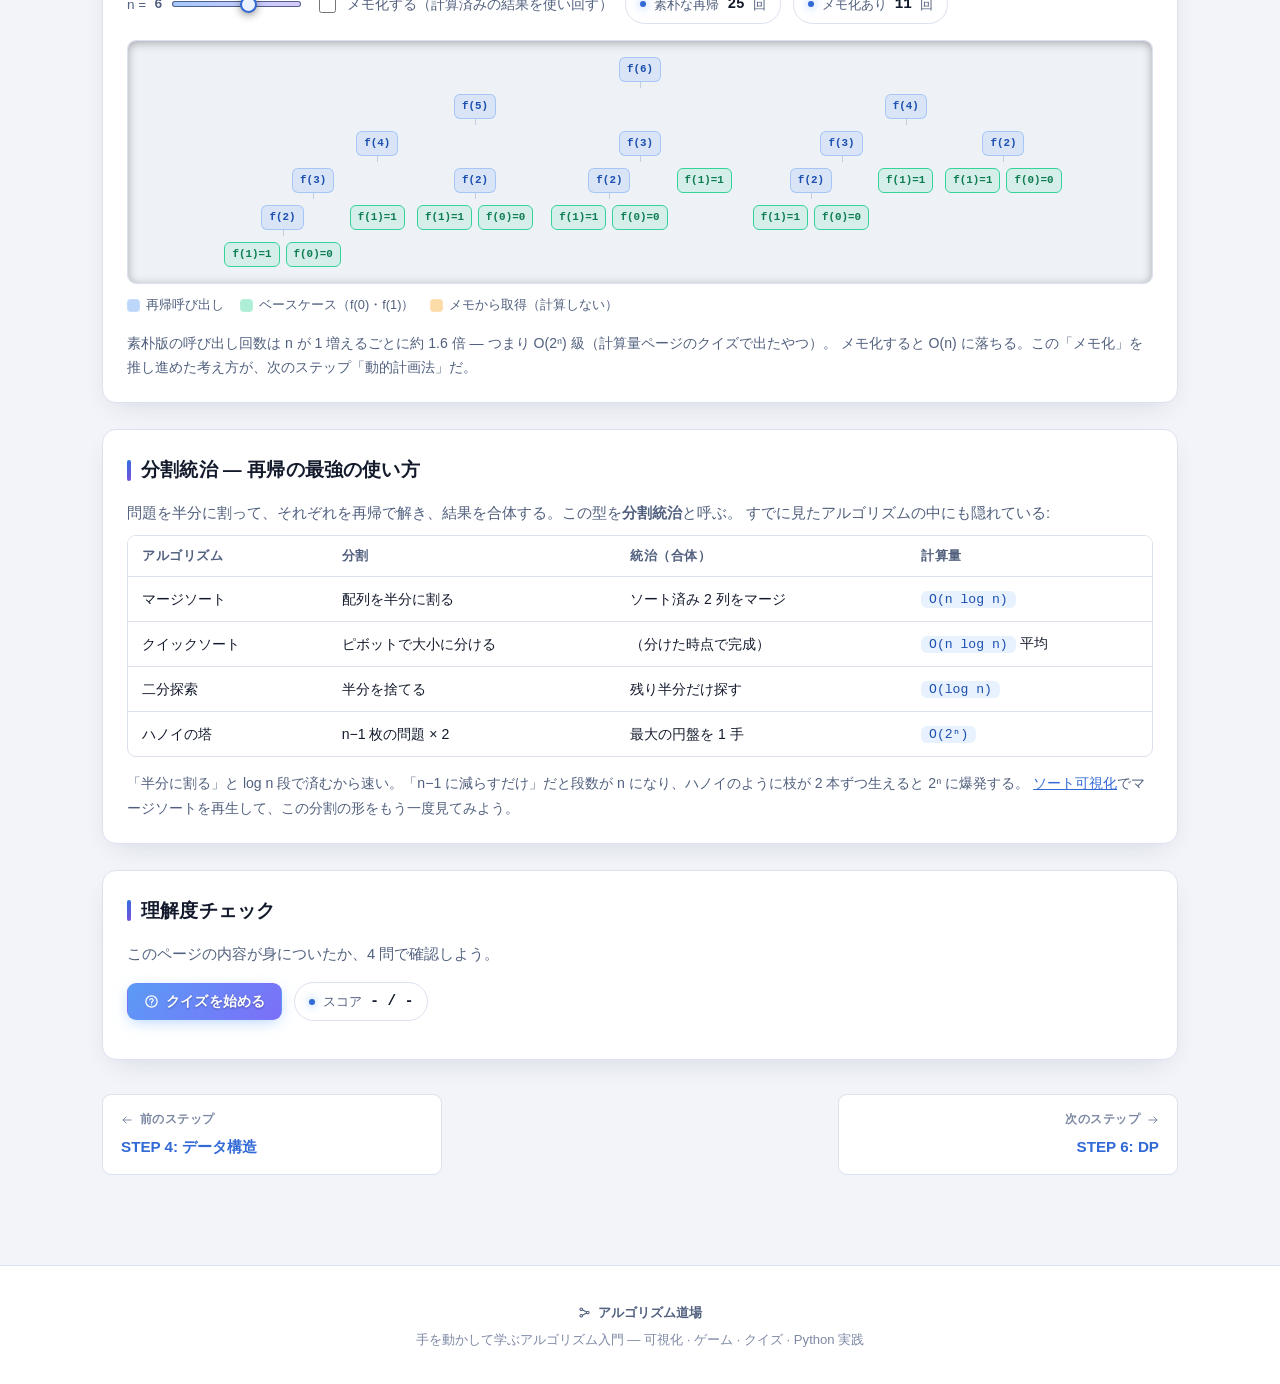
<file: recursion.html>
<!DOCTYPE html>
<html lang="ja">
<head>
<meta charset="UTF-8">
<script>(function(){try{if(localStorage.getItem("dojo-theme")==="dark")document.documentElement.dataset.theme="dark";}catch(e){}})();</script>
<meta name="viewport" content="width=device-width, initial-scale=1.0">
<meta name="theme-color" content="#f2f4f9">
<link rel="icon" href="data:image/svg+xml,<svg xmlns=%22http://www.w3.org/2000/svg%22 viewBox=%220 0 24 24%22 fill=%22none%22 stroke=%22%235b9cf6%22 stroke-width=%222%22 stroke-linecap=%22round%22 stroke-linejoin=%22round%22><circle cx=%226%22 cy=%226%22 r=%222.4%22/><circle cx=%226%22 cy=%2218%22 r=%222.4%22/><circle cx=%2218%22 cy=%2212%22 r=%222.4%22/><path d=%22M8.1 7.1 15.7 11M8.1 16.9 15.7 13%22/></svg>">
<title>再帰・分割統治 — アルゴリズム道場</title>
<link rel="stylesheet" href="css/style.css">
</head>
<body>
<main class="container">
  <h1 class="page-title"><span class="ico ico-nest"></span>再帰・分割統治</h1>
  <p class="page-lead">
    「大きな問題を、同じ形の小さな問題に丸投げする」——
    プログラミングでいちばん頭がひねられて、いちばん強力な考え方「再帰」を、パズルとツリーで体感するページ。
  </p>

  <section class="panel">
    <h2>このページで学ぶこと</h2>
    <p style="color: var(--text-dim); font-size: 0.95rem;">
      マトリョーシカ人形を開けると、中から一回り小さい同じ人形が出てくる。
      <b style="color: var(--text);">再帰（さいき）とは、問題の中に「一回り小さい同じ問題」を見つけて、そっちに解かせる考え方</b>だ。
      「10 枚の書類の山を処理して」と言われたら、「1 枚処理して、残り 9 枚の山は<i>同じやり方で</i>処理する」と考える。
      9 枚の山は 8 枚に、8 枚は 7 枚に…… と小さくなっていき、最後に「0 枚の山 = 何もしなくていい」に行き着いて終わる。
    </p>
    <p style="color: var(--text-dim); font-size: 0.95rem;">
      ルールは 2 つだけ。
      ① <b style="color: var(--text);">これ以上小さくできない場合の答えを決めておく</b>（ベースケース。さっきの「0 枚なら何もしない」）。
      ② <b style="color: var(--text);">それ以外は「小さくした同じ問題」に任せる</b>。
      この 2 つが揃えば、どんなに大きい問題も自動的にほどけていく。
      ただし使い方を誤ると、同じ計算を何千回も繰り返す罠もある —— それも下で目撃してもらう。
    </p>
    <h3>このページの使い方</h3>
    <ol class="path-steps">
      <li><span class="step-no">1</span><div class="step-body">まず<b>ハノイの塔を 3 枚で自力クリア</b>。ルールは「1 回 1 枚」「小さい円盤の上に大きい円盤は置けない」だけ。</div></li>
      <li><span class="step-no">2</span><div class="step-body">クリアしたら「なぜ最短が 2ⁿ−1 回なのか」を読み、<b>「模範解答を見る」</b>で再帰が生み出す手順を眺める。自分の手順と同じだった？</div></li>
      <li><span class="step-no">3</span><div class="step-body">下の<b>フィボナッチの呼び出しツリー</b>で、素朴な再帰が同じ計算を何度もする様子を見る。同じ f(2) がツリーに何個あるか数えてみよう。</div></li>
      <li><span class="step-no">4</span><div class="step-body"><b>「メモ化する」にチェック</b>を入れて、ツリーが痩せて呼び出し回数が激減するのを確認。</div></li>
    </ol>
    <details class="hint-box">
      <summary><span class="ico ico-book"></span> つまずいたら: 用語ミニ辞典</summary>
      <dl class="glossary">
        <dt>再帰（さいき）/ 再帰呼び出し</dt>
        <dd>関数（処理のまとまり）が、自分自身をもう一度呼び出すこと。「fib(5) を求めるために fib(4) と fib(3) を呼ぶ」のように使う。</dd>
        <dt>ベースケース</dt>
        <dd>再帰の「止まる条件」。これを書き忘れると永遠に自分を呼び続けて暴走する。fib なら「f(0)=0, f(1)=1 はもう計算しなくていい」の部分。</dd>
        <dt>フィボナッチ数列</dt>
        <dd>「前の 2 つを足すと次になる」数列。0, 1, 1, 2, 3, 5, 8, 13… 定義がそのまま再帰の形をしているので、再帰の練習台の定番。</dd>
        <dt>呼び出しツリー</dt>
        <dd>「誰が誰を呼んだか」を枝分かれで描いた図。下のパネルで実物が見られる。枝の数 = 計算の量。</dd>
        <dt>メモ化</dt>
        <dd>一度計算した結果をメモしておき、同じ質問が来たらメモを見て即答するテクニック。次のステップ「動的計画法」の入り口。</dd>
      </dl>
    </details>
  </section>

  <section class="panel">
    <h2>ハノイの塔</h2>
    <p style="color: var(--text-dim); font-size: 0.92rem;">
      すべての円盤を <b>A から C へ</b>移す。ルール: 1 回に動かせるのは各杭の一番上の 1 枚だけ、
      <b>小さい円盤の上に大きい円盤は置けない</b>。
      杭をクリック(またはフォーカスして Enter)で持ち上げ → 移動先の杭をクリック。
      n 枚の最短手数は <b>2ⁿ − 1</b> 回 — なぜそうなるかは、解き終えてから下の解説で。
    </p>
    <div class="controls">
      <label>円盤の枚数 <b id="hanoi-n-label" style="font-family: var(--font-mono);">3</b>
        <input type="range" id="hanoi-n" min="3" max="6" value="3">
      </label>
      <button class="btn" id="hanoi-reset-btn"><span class="ico ico-reset"></span>最初から</button>
      <button class="btn" id="hanoi-auto-btn"><span class="ico ico-bot"></span>再帰の模範解答を見る</button>
      <span class="stat-chip">手数 <b id="hanoi-moves">0</b></span>
      <span class="stat-chip">最短 <b id="hanoi-best">7</b></span>
    </div>
    <div class="hanoi" id="hanoi-board"></div>
    <div id="hanoi-msg" class="msg info">円盤のある杭をクリックして持ち上げよう。</div>
    <details class="hint-box">
      <summary>なぜ最短が 2ⁿ − 1 回なのか（解けてから読もう）</summary>
      <div style="font-size: 0.9rem; color: var(--text-dim);">
        n 枚を A→C に移すには、①上の n−1 枚を A→B に退避（小さい問題！）、②一番大きい円盤を A→C、③退避した n−1 枚を B→C（また同じ問題）。
        つまり <span style="font-family: var(--font-mono);">手数(n) = 2 × 手数(n−1) + 1</span>。これを解くと 2ⁿ − 1。
        「n 枚の問題を n−1 枚の問題 2 回に分ける」— これがそのまま再帰のコードになる。「模範解答を見る」でこの 3 段構造が動くのを確認しよう。
      </div>
    </details>
  </section>

  <section class="panel">
    <h2>再帰の落とし穴 — フィボナッチの呼び出しツリー</h2>
    <p style="color: var(--text-dim); font-size: 0.92rem;">
      <span style="font-family: var(--font-mono); color: var(--accent);">fib(n) = fib(n-1) + fib(n-2)</span> を定義どおり再帰で書くと、
      <b>同じ計算を何度も繰り返す</b>。ツリーの中に同じ f(k) がいくつ現れるか数えてみよう。
      そして「メモ化」をオンにすると、一度計算した結果を使い回してツリーが激変する。
    </p>
    <div class="controls">
      <label>n = <b id="fib-n-label" style="font-family: var(--font-mono);">6</b>
        <input type="range" id="fib-n" min="3" max="8" value="6">
      </label>
      <label style="user-select: none;">
        <input type="checkbox" id="fib-memo"> メモ化する（計算済みの結果を使い回す）
      </label>
      <span class="stat-chip">素朴な再帰 <b id="fib-calls-naive">-</b> 回</span>
      <span class="stat-chip">メモ化あり <b id="fib-calls-memo">-</b> 回</span>
    </div>
    <div class="call-tree-wrap" id="fib-tree"></div>
    <div class="legend">
      <span class="key"><span class="swatch" style="background: rgba(91,156,246,0.4)"></span>再帰呼び出し</span>
      <span class="key"><span class="swatch" style="background: rgba(52,211,153,0.4)"></span>ベースケース（f(0)・f(1)）</span>
      <span class="key"><span class="swatch" style="background: rgba(245,165,36,0.4)"></span>メモから取得（計算しない）</span>
    </div>
    <p style="color: var(--text-dim); font-size: 0.88rem; margin-bottom: 0;">
      素朴版の呼び出し回数は n が 1 増えるごとに約 1.6 倍 — つまり O(2ⁿ) 級（計算量ページのクイズで出たやつ）。
      メモ化すると O(n) に落ちる。この「メモ化」を推し進めた考え方が、次のステップ「動的計画法」だ。
    </p>
  </section>

  <section class="panel">
    <h2>分割統治 — 再帰の最強の使い方</h2>
    <p style="color: var(--text-dim); font-size: 0.92rem; margin-bottom: 8px;">
      問題を半分に割って、それぞれを再帰で解き、結果を合体する。この型を<b>分割統治</b>と呼ぶ。
      すでに見たアルゴリズムの中にも隠れている:
    </p>
    <table class="simple">
      <thead><tr><th>アルゴリズム</th><th>分割</th><th>統治（合体）</th><th>計算量</th></tr></thead>
      <tbody>
        <tr><td>マージソート</td><td>配列を半分に割る</td><td>ソート済み 2 列をマージ</td><td><code>O(n log n)</code></td></tr>
        <tr><td>クイックソート</td><td>ピボットで大小に分ける</td><td>（分けた時点で完成）</td><td><code>O(n log n)</code> 平均</td></tr>
        <tr><td>二分探索</td><td>半分を捨てる</td><td>残り半分だけ探す</td><td><code>O(log n)</code></td></tr>
        <tr><td>ハノイの塔</td><td>n−1 枚の問題 × 2</td><td>最大の円盤を 1 手</td><td><code>O(2ⁿ)</code></td></tr>
      </tbody>
    </table>
    <p style="color: var(--text-dim); font-size: 0.88rem; margin-bottom: 0;">
      「半分に割る」と log n 段で済むから速い。「n−1 に減らすだけ」だと段数が n になり、ハノイのように枝が 2 本ずつ生えると 2ⁿ に爆発する。
      <a href="sorting.html" style="color: var(--accent);">ソート可視化</a>でマージソートを再生して、この分割の形をもう一度見てみよう。
    </p>
  </section>

  <section class="panel">
    <h2>理解度チェック</h2>
    <p style="color: var(--text-dim); font-size: 0.92rem;">
      このページの内容が身についたか、4 問で確認しよう。
    </p>
    <div class="controls">
      <button class="btn primary" id="rc-quiz-start"><span class="ico ico-quiz"></span>クイズを始める</button>
      <span class="stat-chip">スコア <b id="rc-quiz-score">- / -</b></span>
    </div>
    <div id="rc-quiz-area" class="quiz-zone"></div>
  </section>
</main>
<script src="js/common.js"></script>
<script src="js/algorithms.js"></script>
<script src="js/recursion.js"></script>
</body>
</html>
</file>
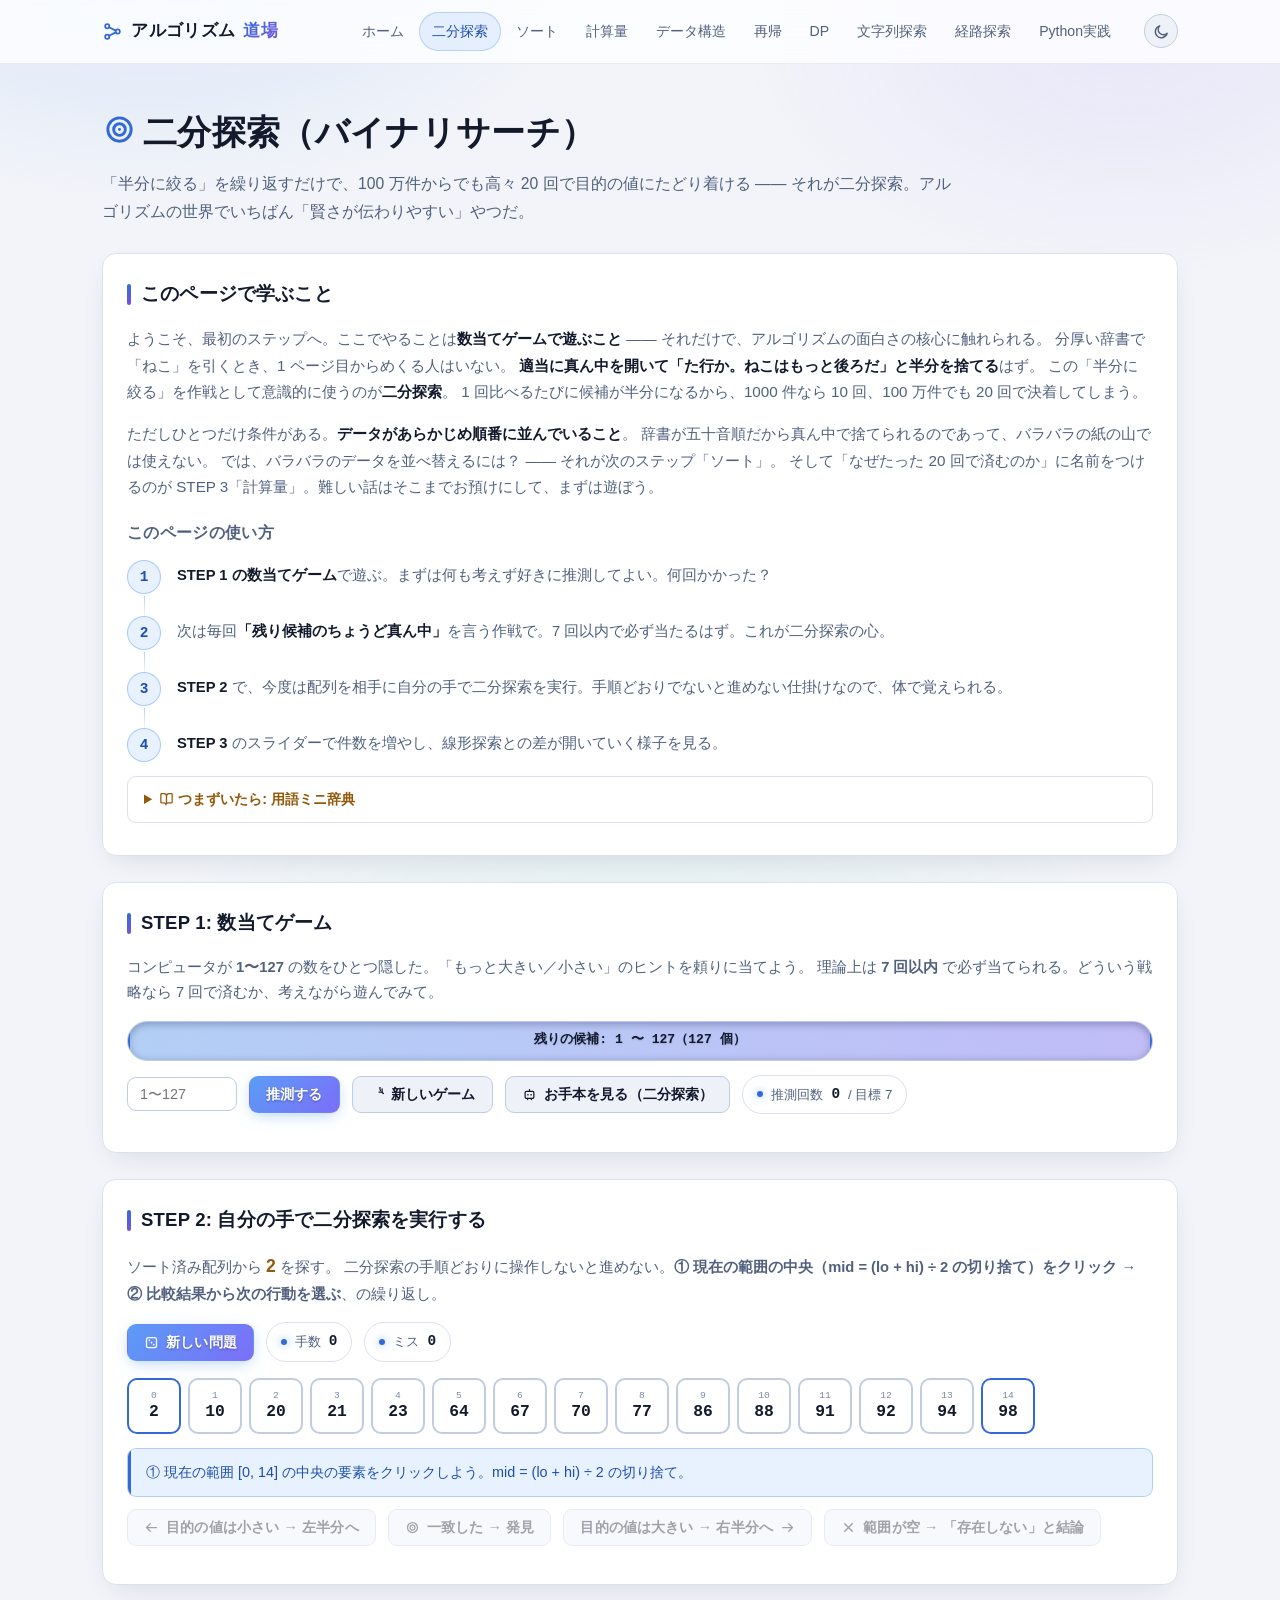
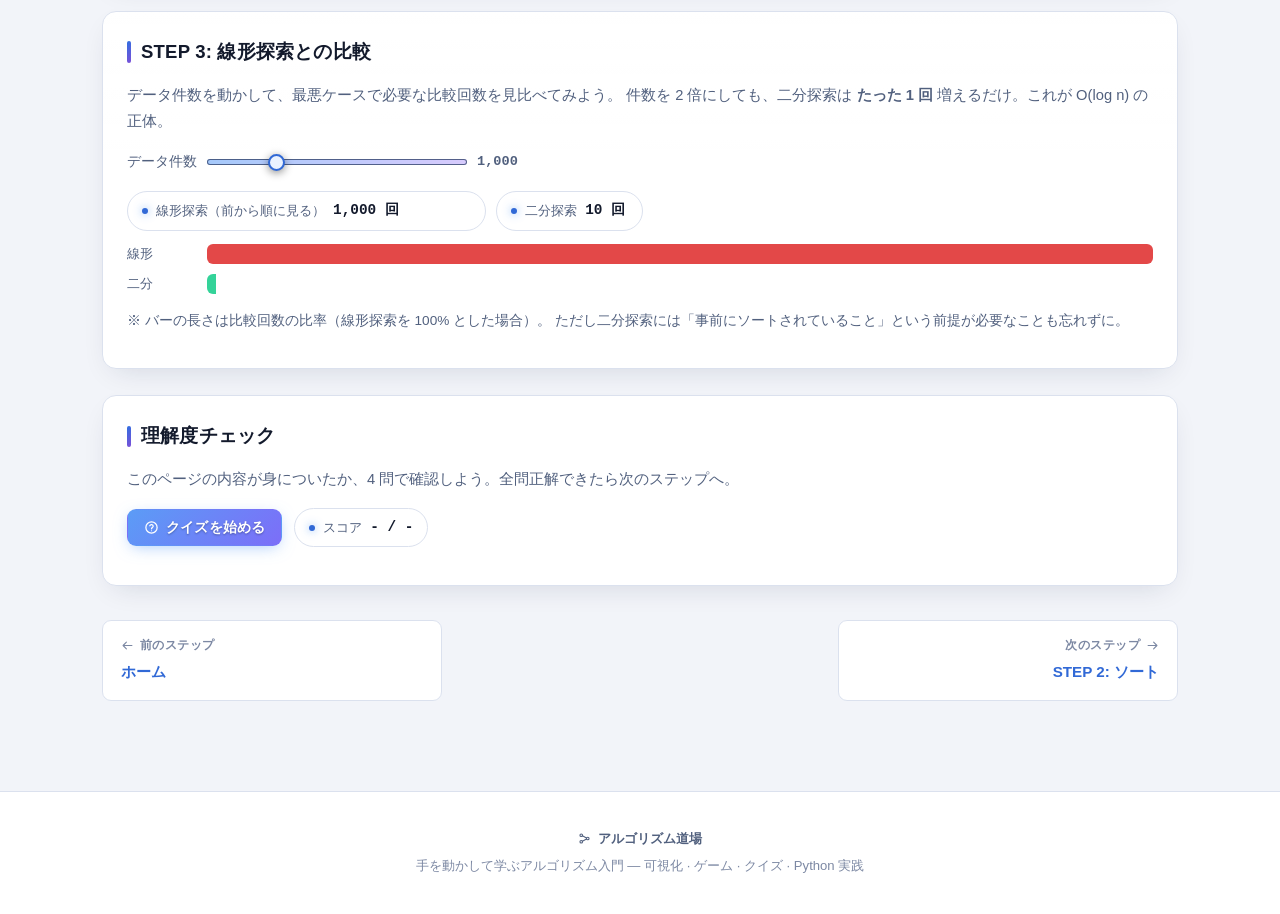
<file: search.html>
<!DOCTYPE html>
<html lang="ja">
<head>
<meta charset="UTF-8">
<script>(function(){try{if(localStorage.getItem("dojo-theme")==="dark")document.documentElement.dataset.theme="dark";}catch(e){}})();</script>
<meta name="viewport" content="width=device-width, initial-scale=1.0">
<meta name="theme-color" content="#f2f4f9">
<link rel="icon" href="data:image/svg+xml,<svg xmlns=%22http://www.w3.org/2000/svg%22 viewBox=%220 0 24 24%22 fill=%22none%22 stroke=%22%235b9cf6%22 stroke-width=%222%22 stroke-linecap=%22round%22 stroke-linejoin=%22round%22><circle cx=%226%22 cy=%226%22 r=%222.4%22/><circle cx=%226%22 cy=%2218%22 r=%222.4%22/><circle cx=%2218%22 cy=%2212%22 r=%222.4%22/><path d=%22M8.1 7.1 15.7 11M8.1 16.9 15.7 13%22/></svg>">
<title>二分探索 — アルゴリズム道場</title>
<link rel="stylesheet" href="css/style.css">
</head>
<body>
<main class="container">
  <h1 class="page-title"><span class="ico ico-target"></span>二分探索（バイナリサーチ）</h1>
  <p class="page-lead">
    「半分に絞る」を繰り返すだけで、100 万件からでも高々 20 回で目的の値にたどり着ける ——
    それが二分探索。アルゴリズムの世界でいちばん「賢さが伝わりやすい」やつだ。
  </p>

  <section class="panel">
    <h2>このページで学ぶこと</h2>
    <p style="color: var(--text-dim); font-size: 0.95rem;">
      ようこそ、最初のステップへ。ここでやることは<b style="color: var(--text);">数当てゲームで遊ぶこと</b> —— それだけで、アルゴリズムの面白さの核心に触れられる。
      分厚い辞書で「ねこ」を引くとき、1 ページ目からめくる人はいない。
      <b style="color: var(--text);">適当に真ん中を開いて「た行か。ねこはもっと後ろだ」と半分を捨てる</b>はず。
      この「半分に絞る」を作戦として意識的に使うのが<b style="color: var(--text);">二分探索</b>。
      1 回比べるたびに候補が半分になるから、1000 件なら 10 回、100 万件でも 20 回で決着してしまう。
    </p>
    <p style="color: var(--text-dim); font-size: 0.95rem;">
      ただしひとつだけ条件がある。<b style="color: var(--text);">データがあらかじめ順番に並んでいること</b>。
      辞書が五十音順だから真ん中で捨てられるのであって、バラバラの紙の山では使えない。
      では、バラバラのデータを並べ替えるには？ —— それが次のステップ「ソート」。
      そして「なぜたった 20 回で済むのか」に名前をつけるのが STEP 3「計算量」。難しい話はそこまでお預けにして、まずは遊ぼう。
    </p>
    <h3>このページの使い方</h3>
    <ol class="path-steps">
      <li><span class="step-no">1</span><div class="step-body"><b>STEP 1 の数当てゲーム</b>で遊ぶ。まずは何も考えず好きに推測してよい。何回かかった？</div></li>
      <li><span class="step-no">2</span><div class="step-body">次は毎回<b>「残り候補のちょうど真ん中」</b>を言う作戦で。7 回以内で必ず当たるはず。これが二分探索の心。</div></li>
      <li><span class="step-no">3</span><div class="step-body"><b>STEP 2</b> で、今度は配列を相手に自分の手で二分探索を実行。手順どおりでないと進めない仕掛けなので、体で覚えられる。</div></li>
      <li><span class="step-no">4</span><div class="step-body"><b>STEP 3</b> のスライダーで件数を増やし、線形探索との差が開いていく様子を見る。</div></li>
    </ol>
    <details class="hint-box">
      <summary><span class="ico ico-book"></span> つまずいたら: 用語ミニ辞典</summary>
      <dl class="glossary">
        <dt>インデックス（添字）</dt>
        <dd>配列の中での「何番目か」を表す番号。<b>0 から数える</b>のがプログラミングの流儀（先頭が 0 番、2 つ目が 1 番…）。セルの左上に小さく書いてある数字がこれ。</dd>
        <dt><code>lo / hi / mid</code></dt>
        <dd>「いま探している範囲」の下端(low)・上端(high)・中央(middle)のインデックス。二分探索は lo と hi を狭めていくゲーム。</dd>
        <dt>(lo + hi) ÷ 2 の切り捨て</dt>
        <dd>中央の位置の計算方法。たとえば lo=0, hi=5 なら 2.5 → 切り捨てて 2。小数のインデックスは存在しないので切り捨てる。</dd>
        <dt>線形探索（せんけいたんさく）</dt>
        <dd>先頭から順に 1 つずつ見ていく、いちばん素朴な探し方。並んでいないデータにはこれしかない。データが 1000 個なら最悪 1000 回見ることになる。</dd>
      </dl>
    </details>
  </section>

  <section class="panel">
    <h2>STEP 1: 数当てゲーム</h2>
    <p style="color: var(--text-dim); font-size: 0.92rem;">
      コンピュータが <b>1〜127</b> の数をひとつ隠した。「もっと大きい／小さい」のヒントを頼りに当てよう。
      理論上は <b>7 回以内</b> で必ず当てられる。どういう戦略なら 7 回で済むか、考えながら遊んでみて。
    </p>
    <div class="range-bar" id="guess-range-bar">
      <div class="fill" id="guess-range-fill"></div>
      <div class="label" id="guess-range-label">1 〜 127</div>
    </div>
    <div class="controls">
      <input type="number" id="guess-input" min="1" max="127" placeholder="1〜127" aria-label="推測する数（1〜127）" style="width: 110px;">
      <button class="btn primary" id="guess-btn">推測する</button>
      <button class="btn" id="guess-new-btn"><span class="ico ico-replay"></span>新しいゲーム</button>
      <button class="btn" id="guess-auto-btn"><span class="ico ico-bot"></span>お手本を見る（二分探索）</button>
      <span class="stat-chip">推測回数 <b id="guess-count">0</b> / 目標 7</span>
    </div>
    <div id="guess-log"></div>
  </section>

  <section class="panel">
    <h2>STEP 2: 自分の手で二分探索を実行する</h2>
    <p style="color: var(--text-dim); font-size: 0.92rem;">
      ソート済み配列から <b id="manual-target" style="color: var(--warn); font-size: 1.1rem;">?</b> を探す。
      二分探索の手順どおりに操作しないと進めない。<b>① 現在の範囲の中央（mid = (lo + hi) ÷ 2 の切り捨て）をクリック → ② 比較結果から次の行動を選ぶ</b>、の繰り返し。
    </p>
    <div class="controls">
      <button class="btn primary" id="manual-new-btn"><span class="ico ico-dice"></span>新しい問題</button>
      <span class="stat-chip">手数 <b id="manual-moves">0</b></span>
      <span class="stat-chip">ミス <b id="manual-mistakes">0</b></span>
    </div>
    <div class="array-cells" id="manual-cells"></div>
    <div id="manual-status" class="msg info">「新しい問題」を押してスタート。</div>
    <div class="controls" id="manual-actions" style="display: none;">
      <button class="btn" id="act-left"><span class="ico ico-arrow-left"></span>目的の値は小さい → 左半分へ</button>
      <button class="btn" id="act-found"><span class="ico ico-target"></span>一致した → 発見</button>
      <button class="btn" id="act-right">目的の値は大きい → 右半分へ<span class="ico ico-arrow-right"></span></button>
      <button class="btn" id="act-absent"><span class="ico ico-cross"></span>範囲が空 → 「存在しない」と結論</button>
    </div>
  </section>

  <section class="panel">
    <h2>STEP 3: 線形探索との比較</h2>
    <p style="color: var(--text-dim); font-size: 0.92rem;">
      データ件数を動かして、最悪ケースで必要な比較回数を見比べてみよう。
      件数を 2 倍にしても、二分探索は <b>たった 1 回</b> 増えるだけ。これが O(log n) の正体。
    </p>
    <div class="controls">
      <label>データ件数
        <input type="range" id="race-n" min="1" max="9" value="3" step="0.05" style="width: 260px;">
        <b id="race-n-label" style="font-family: var(--font-mono);">1,000</b>
      </label>
    </div>
    <div class="stats">
      <span class="stat-chip">線形探索（前から順に見る） <b id="race-linear" style="min-width: 16ch;">1,000 回</b></span>
      <span class="stat-chip">二分探索 <b id="race-binary" style="min-width: 5ch;">10 回</b></span>
    </div>
    <div id="race-bars" style="display: flex; flex-direction: column; gap: 8px; margin-top: 10px;">
      <div style="display: flex; align-items: center; gap: 10px;">
        <span style="width: 70px; font-size: 0.8rem; color: var(--text-dim);">線形</span>
        <div style="flex: 1; background: var(--bg-soft); border-radius: 6px; overflow: hidden;">
          <div id="race-bar-linear" style="height: 20px; background: var(--danger); width: 100%;"></div>
        </div>
      </div>
      <div style="display: flex; align-items: center; gap: 10px;">
        <span style="width: 70px; font-size: 0.8rem; color: var(--text-dim);">二分</span>
        <div style="flex: 1; background: var(--bg-soft); border-radius: 6px; overflow: hidden;">
          <div id="race-bar-binary" style="height: 20px; background: var(--accent-2); width: 1%;"></div>
        </div>
      </div>
    </div>
    <p style="color: var(--text-dim); font-size: 0.85rem;">
      ※ バーの長さは比較回数の比率（線形探索を 100% とした場合）。
      ただし二分探索には「事前にソートされていること」という前提が必要なことも忘れずに。
    </p>
  </section>

  <section class="panel">
    <h2>理解度チェック</h2>
    <p style="color: var(--text-dim); font-size: 0.92rem;">
      このページの内容が身についたか、4 問で確認しよう。全問正解できたら次のステップへ。
    </p>
    <div class="controls">
      <button class="btn primary" id="bs-quiz-start"><span class="ico ico-quiz"></span>クイズを始める</button>
      <span class="stat-chip">スコア <b id="bs-quiz-score">- / -</b></span>
    </div>
    <div id="bs-quiz-area" class="quiz-zone"></div>
  </section>
</main>
<script src="js/common.js"></script>
<script src="js/algorithms.js"></script>
<script src="js/search.js"></script>
</body>
</html>
</file>
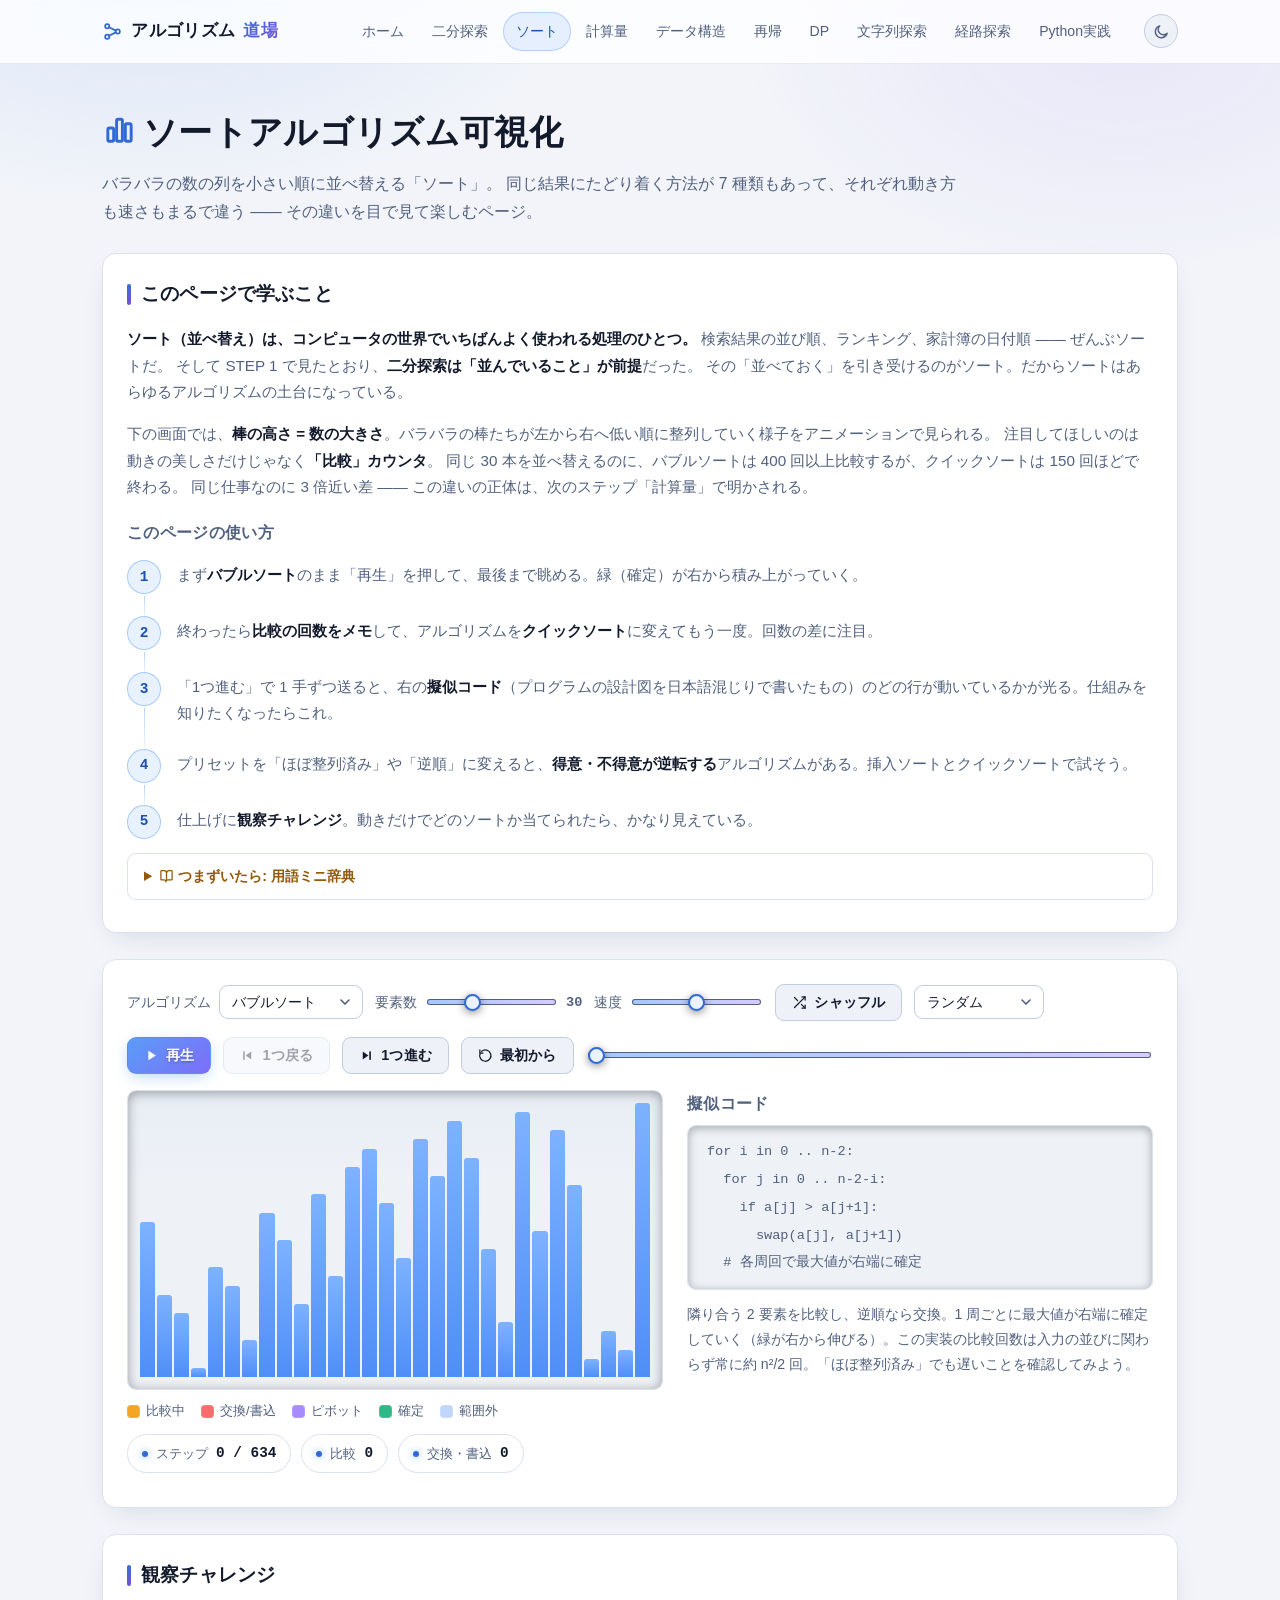
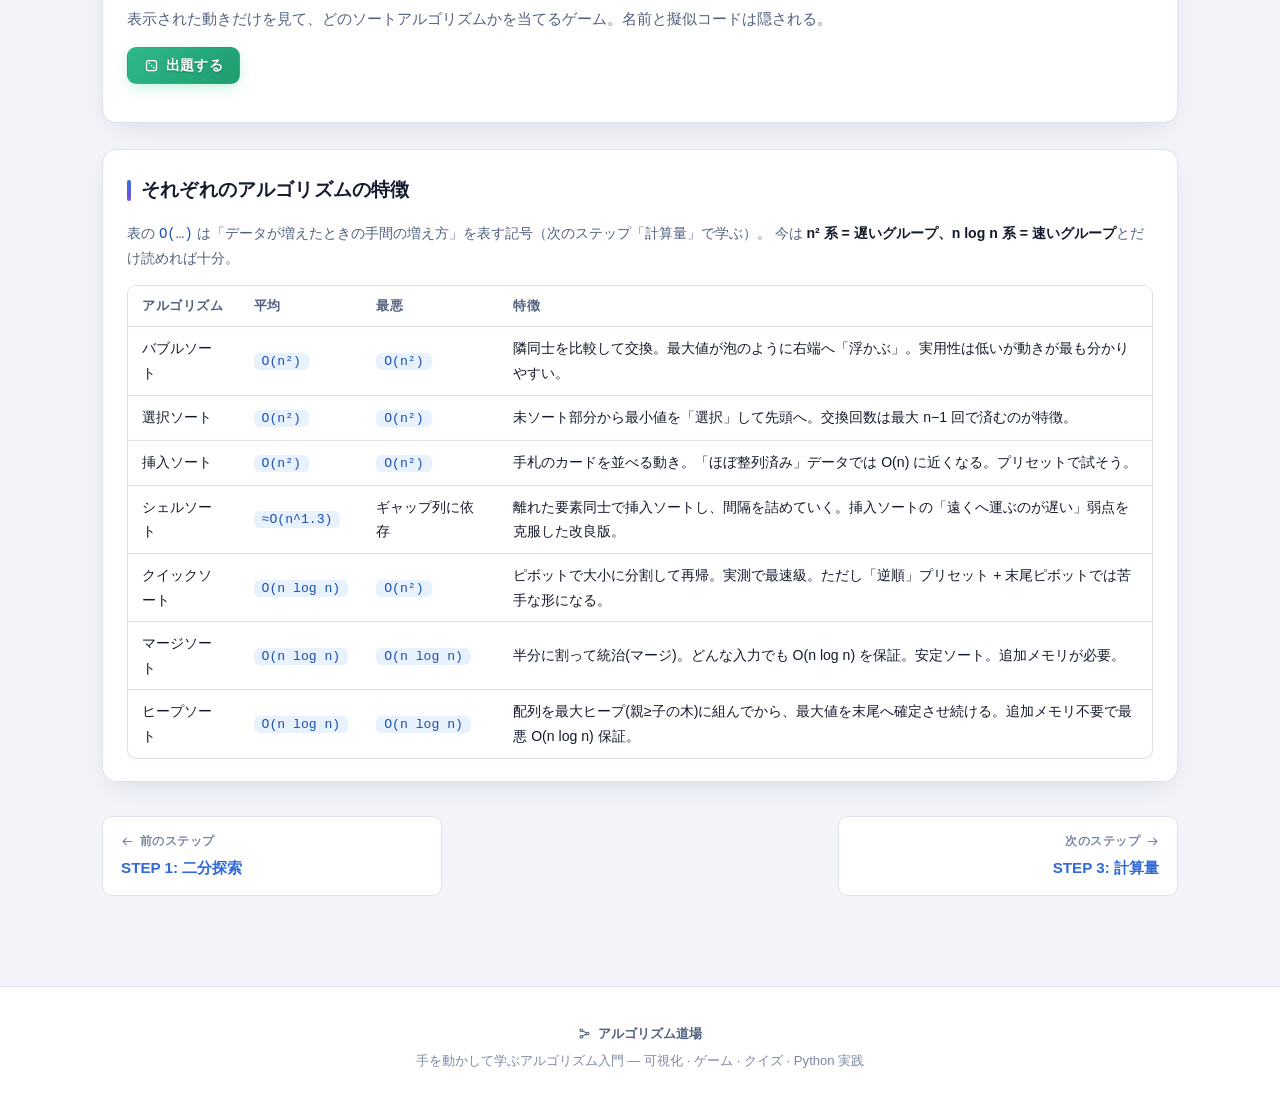
<file: sorting.html>
<!DOCTYPE html>
<html lang="ja">
<head>
<meta charset="UTF-8">
<script>(function(){try{if(localStorage.getItem("dojo-theme")==="dark")document.documentElement.dataset.theme="dark";}catch(e){}})();</script>
<meta name="viewport" content="width=device-width, initial-scale=1.0">
<meta name="theme-color" content="#f2f4f9">
<link rel="icon" href="data:image/svg+xml,<svg xmlns=%22http://www.w3.org/2000/svg%22 viewBox=%220 0 24 24%22 fill=%22none%22 stroke=%22%235b9cf6%22 stroke-width=%222%22 stroke-linecap=%22round%22 stroke-linejoin=%22round%22><circle cx=%226%22 cy=%226%22 r=%222.4%22/><circle cx=%226%22 cy=%2218%22 r=%222.4%22/><circle cx=%2218%22 cy=%2212%22 r=%222.4%22/><path d=%22M8.1 7.1 15.7 11M8.1 16.9 15.7 13%22/></svg>">
<title>ソートアルゴリズム可視化 — アルゴリズム道場</title>
<link rel="stylesheet" href="css/style.css">
</head>
<body>
<main class="container">
  <h1 class="page-title"><span class="ico ico-bars"></span>ソートアルゴリズム可視化</h1>
  <p class="page-lead">
    バラバラの数の列を小さい順に並べ替える「ソート」。
    同じ結果にたどり着く方法が 7 種類もあって、それぞれ動き方も速さもまるで違う —— その違いを目で見て楽しむページ。
  </p>

  <section class="panel">
    <h2>このページで学ぶこと</h2>
    <p style="color: var(--text-dim); font-size: 0.95rem;">
      <b style="color: var(--text);">ソート（並べ替え）は、コンピュータの世界でいちばんよく使われる処理のひとつ。</b>
      検索結果の並び順、ランキング、家計簿の日付順 —— ぜんぶソートだ。
      そして STEP 1 で見たとおり、<b style="color: var(--text);">二分探索は「並んでいること」が前提</b>だった。
      その「並べておく」を引き受けるのがソート。だからソートはあらゆるアルゴリズムの土台になっている。
    </p>
    <p style="color: var(--text-dim); font-size: 0.95rem;">
      下の画面では、<b style="color: var(--text);">棒の高さ = 数の大きさ</b>。バラバラの棒たちが左から右へ低い順に整列していく様子をアニメーションで見られる。
      注目してほしいのは動きの美しさだけじゃなく<b style="color: var(--text);">「比較」カウンタ</b>。
      同じ 30 本を並べ替えるのに、バブルソートは 400 回以上比較するが、クイックソートは 150 回ほどで終わる。
      同じ仕事なのに 3 倍近い差 —— この違いの正体は、次のステップ「計算量」で明かされる。
    </p>
    <h3>このページの使い方</h3>
    <ol class="path-steps">
      <li><span class="step-no">1</span><div class="step-body">まず<b>バブルソート</b>のまま「再生」を押して、最後まで眺める。緑（確定）が右から積み上がっていく。</div></li>
      <li><span class="step-no">2</span><div class="step-body">終わったら<b>比較の回数をメモ</b>して、アルゴリズムを<b>クイックソート</b>に変えてもう一度。回数の差に注目。</div></li>
      <li><span class="step-no">3</span><div class="step-body">「1つ進む」で 1 手ずつ送ると、右の<b>擬似コード</b>（プログラムの設計図を日本語混じりで書いたもの）のどの行が動いているかが光る。仕組みを知りたくなったらこれ。</div></li>
      <li><span class="step-no">4</span><div class="step-body">プリセットを「ほぼ整列済み」や「逆順」に変えると、<b>得意・不得意が逆転する</b>アルゴリズムがある。挿入ソートとクイックソートで試そう。</div></li>
      <li><span class="step-no">5</span><div class="step-body">仕上げに<b>観察チャレンジ</b>。動きだけでどのソートか当てられたら、かなり見えている。</div></li>
    </ol>
    <details class="hint-box">
      <summary><span class="ico ico-book"></span> つまずいたら: 用語ミニ辞典</summary>
      <dl class="glossary">
        <dt>比較 / 交換</dt>
        <dd>ソートの基本操作。「どっちが大きい？」と見比べるのが<b>比較</b>（オレンジ色に光る）、2 本の棒の場所を入れ替えるのが<b>交換</b>（赤く光る）。この回数が少ないほど速いアルゴリズム。</dd>
        <dt>擬似コード（ぎじコード）</dt>
        <dd>プログラムの手順を、特定の言語にしばられず読みやすく書いたメモのこと。「for i in 0 .. n-2」は「i を 0 から n−2 まで 1 つずつ増やしながら繰り返す」という意味。</dd>
        <dt>配列（はいれつ）</dt>
        <dd>データを 1 列に並べた入れ物。ここでは棒の列そのもの。各位置には 0 から始まる番号（インデックス）が付いている。</dd>
        <dt>ピボット</dt>
        <dd>クイックソートが使う「基準の値」（紫色の棒）。「ピボットより小さい組と大きい組に分ける」を繰り返すのがクイックソート。</dd>
        <dt>安定ソート</dt>
        <dd>同じ値が複数あったとき、元の順番を保ったまま並べ替えるソートのこと。マージソートは安定、クイックソートは不安定。</dd>
      </dl>
    </details>
  </section>

  <section class="panel">
    <div class="controls">
      <label>アルゴリズム
        <select id="algo-select">
          <option value="bubble">バブルソート</option>
          <option value="selection">選択ソート</option>
          <option value="insertion">挿入ソート</option>
          <option value="shell">シェルソート</option>
          <option value="quick">クイックソート</option>
          <option value="merge">マージソート</option>
          <option value="heap">ヒープソート</option>
        </select>
      </label>
      <label>要素数
        <input type="range" id="size-slider" min="5" max="80" value="30">
        <b id="size-label" style="font-family: var(--font-mono); min-width: 2ch;">30</b>
      </label>
      <label>速度
        <input type="range" id="speed-slider" min="1" max="100" value="50">
      </label>
      <button class="btn" id="shuffle-btn"><span class="ico ico-shuffle"></span>シャッフル</button>
      <label>
        <select id="preset-select" aria-label="初期の並び方プリセット">
          <option value="random">ランダム</option>
          <option value="nearly">ほぼ整列済み</option>
          <option value="reversed">逆順</option>
          <option value="few">重複が多い</option>
        </select>
      </label>
    </div>
    <div class="controls">
      <button class="btn primary" id="play-btn"><span class="ico ico-play"></span>再生</button>
      <button class="btn" id="step-back-btn"><span class="ico ico-prev"></span>1つ戻る</button>
      <button class="btn" id="step-btn"><span class="ico ico-next"></span>1つ進む</button>
      <button class="btn" id="reset-btn"><span class="ico ico-reset"></span>最初から</button>
      <input type="range" id="progress-slider" min="0" max="0" value="0" style="flex: 1; min-width: 160px;">
    </div>

    <div class="grid-2">
      <div>
        <div class="bars" id="bars"></div>
        <div class="legend">
          <span class="key"><span class="swatch" style="background: #f5a524"></span>比較中</span>
          <span class="key"><span class="swatch" style="background: #f76d6d"></span>交換/書込</span>
          <span class="key"><span class="swatch" style="background: #a78bfa"></span>ピボット</span>
          <span class="key"><span class="swatch" style="background: #2fb888"></span>確定</span>
          <span class="key"><span class="swatch" style="background: #4f8ef7; opacity: 0.35"></span>範囲外</span>
        </div>
        <div class="stats">
          <span class="stat-chip">ステップ <b id="stat-step">0 / 0</b></span>
          <span class="stat-chip">比較 <b id="stat-compare">0</b></span>
          <span class="stat-chip">交換・書込 <b id="stat-write">0</b></span>
        </div>
      </div>
      <div>
        <h3 style="margin-top: 0;">擬似コード</h3>
        <pre class="pseudocode" id="pseudocode"></pre>
        <div id="algo-note" style="color: var(--text-dim); font-size: 0.88rem; margin-top: 12px;"></div>
      </div>
    </div>
  </section>

  <section class="panel">
    <h2>観察チャレンジ</h2>
    <p style="color: var(--text-dim); font-size: 0.92rem;">
      表示された動きだけを見て、どのソートアルゴリズムかを当てるゲーム。名前と擬似コードは隠される。
    </p>
    <div class="controls">
      <button class="btn success" id="challenge-btn"><span class="ico ico-dice"></span>出題する</button>
    </div>
    <div id="challenge-area" style="display: none;">
      <div class="bars" id="challenge-bars" style="height: 200px;"></div>
      <div class="controls" style="margin-top: 12px;">
        <button class="btn small" id="challenge-replay"><span class="ico ico-replay"></span>もう一度見る</button>
      </div>
      <div id="challenge-options"></div>
      <div id="challenge-result"></div>
      <div class="stats">
        <span class="stat-chip">正解数 <b id="challenge-score">0 / 0</b></span>
      </div>
    </div>
  </section>

  <section class="panel">
    <h2>それぞれのアルゴリズムの特徴</h2>
    <p style="color: var(--text-dim); font-size: 0.88rem;">
      表の <code style="font-family: var(--font-mono); color: var(--ink-blue);">O(…)</code> は「データが増えたときの手間の増え方」を表す記号（次のステップ「計算量」で学ぶ）。
      今は <b style="color: var(--text);">n² 系 = 遅いグループ、n log n 系 = 速いグループ</b>とだけ読めれば十分。
    </p>
    <table class="simple">
      <thead>
        <tr><th>アルゴリズム</th><th>平均</th><th>最悪</th><th>特徴</th></tr>
      </thead>
      <tbody>
        <tr><td>バブルソート</td><td><code>O(n²)</code></td><td><code>O(n²)</code></td><td>隣同士を比較して交換。最大値が泡のように右端へ「浮かぶ」。実用性は低いが動きが最も分かりやすい。</td></tr>
        <tr><td>選択ソート</td><td><code>O(n²)</code></td><td><code>O(n²)</code></td><td>未ソート部分から最小値を「選択」して先頭へ。交換回数は最大 n−1 回で済むのが特徴。</td></tr>
        <tr><td>挿入ソート</td><td><code>O(n²)</code></td><td><code>O(n²)</code></td><td>手札のカードを並べる動き。「ほぼ整列済み」データでは O(n) に近くなる。プリセットで試そう。</td></tr>
        <tr><td>シェルソート</td><td><code>≈O(n^1.3)</code></td><td>ギャップ列に依存</td><td>離れた要素同士で挿入ソートし、間隔を詰めていく。挿入ソートの「遠くへ運ぶのが遅い」弱点を克服した改良版。</td></tr>
        <tr><td>クイックソート</td><td><code>O(n log n)</code></td><td><code>O(n²)</code></td><td>ピボットで大小に分割して再帰。実測で最速級。ただし「逆順」プリセット + 末尾ピボットでは苦手な形になる。</td></tr>
        <tr><td>マージソート</td><td><code>O(n log n)</code></td><td><code>O(n log n)</code></td><td>半分に割って統治(マージ)。どんな入力でも O(n log n) を保証。安定ソート。追加メモリが必要。</td></tr>
        <tr><td>ヒープソート</td><td><code>O(n log n)</code></td><td><code>O(n log n)</code></td><td>配列を最大ヒープ(親≥子の木)に組んでから、最大値を末尾へ確定させ続ける。追加メモリ不要で最悪 O(n log n) 保証。</td></tr>
      </tbody>
    </table>
  </section>
</main>
<script src="js/common.js"></script>
<script src="js/algorithms.js"></script>
<script src="js/sorting.js"></script>
</body>
</html>
</file>
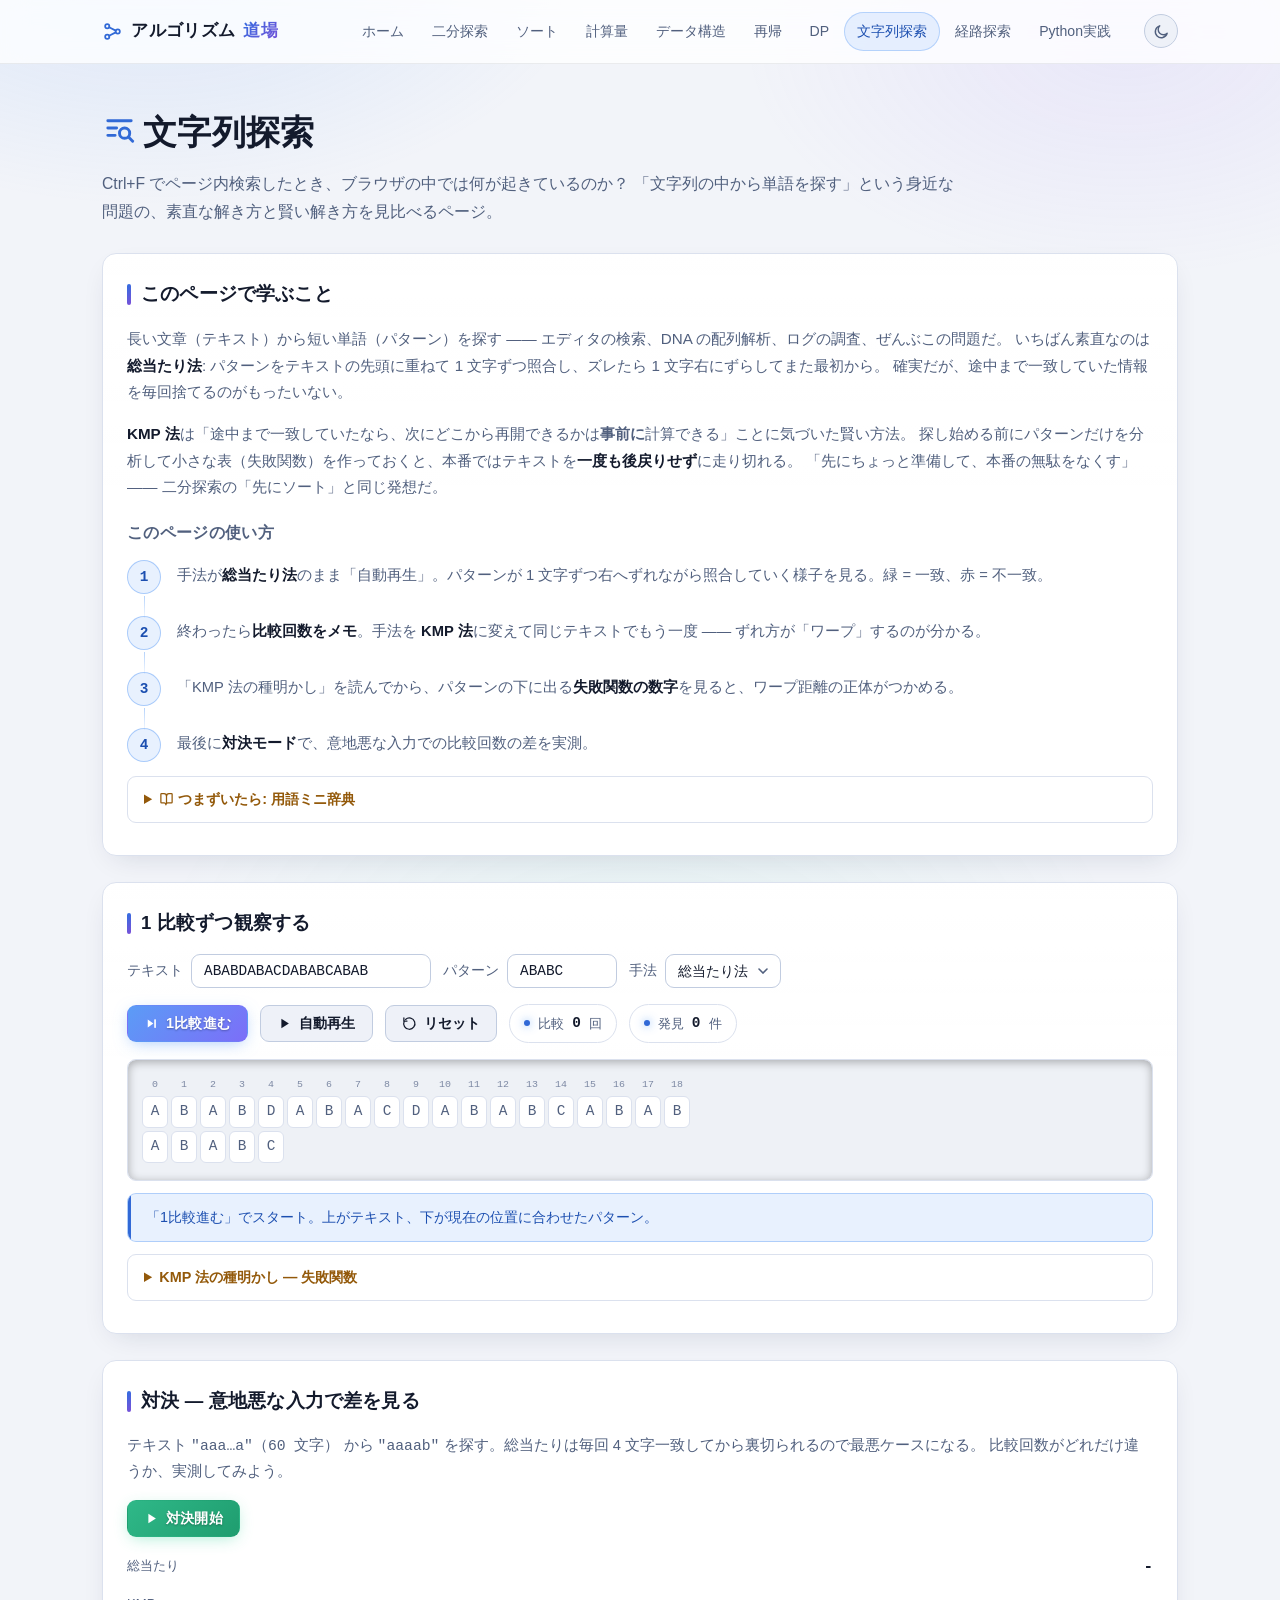
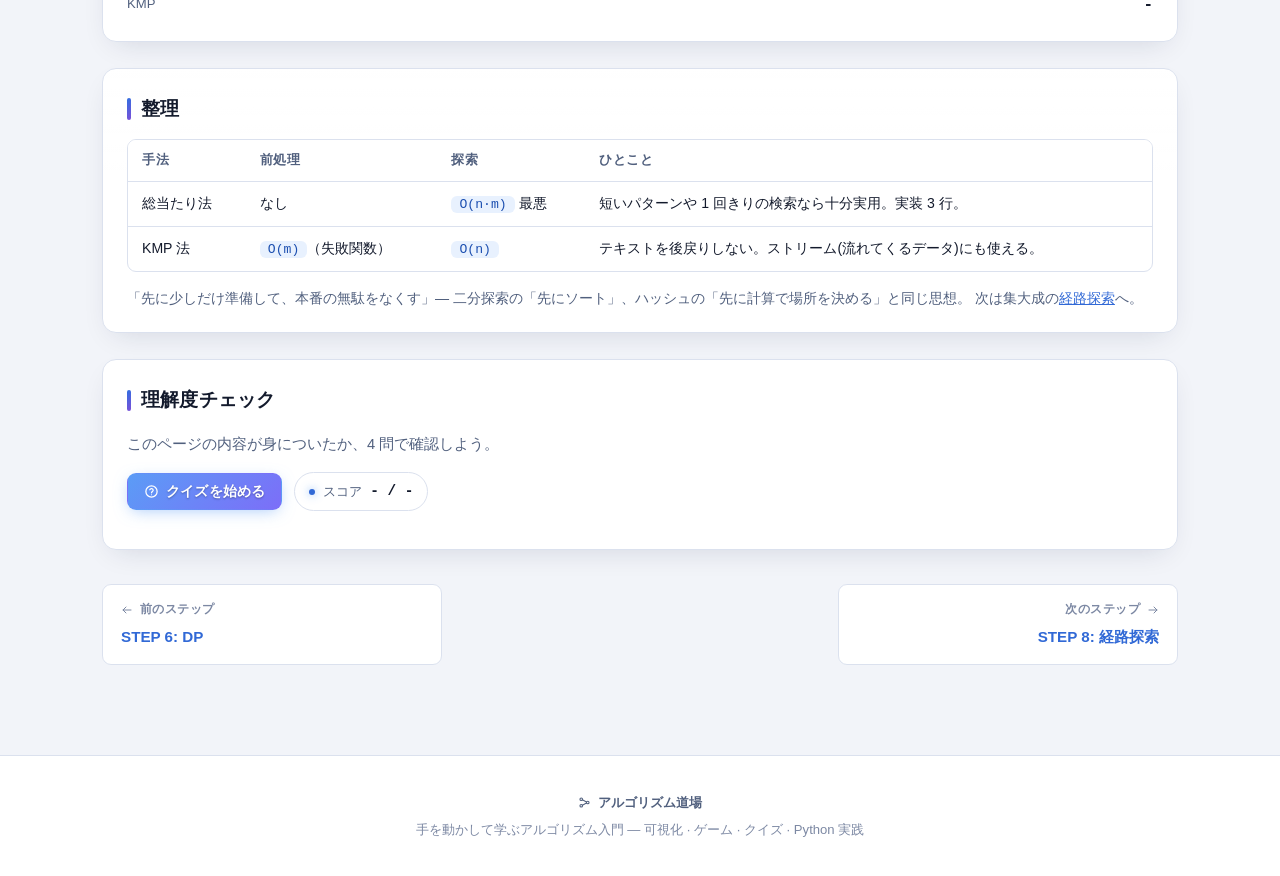
<file: strings.html>
<!DOCTYPE html>
<html lang="ja">
<head>
<meta charset="UTF-8">
<script>(function(){try{if(localStorage.getItem("dojo-theme")==="dark")document.documentElement.dataset.theme="dark";}catch(e){}})();</script>
<meta name="viewport" content="width=device-width, initial-scale=1.0">
<meta name="theme-color" content="#f2f4f9">
<link rel="icon" href="data:image/svg+xml,<svg xmlns=%22http://www.w3.org/2000/svg%22 viewBox=%220 0 24 24%22 fill=%22none%22 stroke=%22%235b9cf6%22 stroke-width=%222%22 stroke-linecap=%22round%22 stroke-linejoin=%22round%22><circle cx=%226%22 cy=%226%22 r=%222.4%22/><circle cx=%226%22 cy=%2218%22 r=%222.4%22/><circle cx=%2218%22 cy=%2212%22 r=%222.4%22/><path d=%22M8.1 7.1 15.7 11M8.1 16.9 15.7 13%22/></svg>">
<title>文字列探索 — アルゴリズム道場</title>
<link rel="stylesheet" href="css/style.css">
</head>
<body>
<main class="container">
  <h1 class="page-title"><span class="ico ico-find-text"></span>文字列探索</h1>
  <p class="page-lead">
    Ctrl+F でページ内検索したとき、ブラウザの中では何が起きているのか？
    「文字列の中から単語を探す」という身近な問題の、素直な解き方と賢い解き方を見比べるページ。
  </p>

  <section class="panel">
    <h2>このページで学ぶこと</h2>
    <p style="color: var(--text-dim); font-size: 0.95rem;">
      長い文章（テキスト）から短い単語（パターン）を探す —— エディタの検索、DNA の配列解析、ログの調査、ぜんぶこの問題だ。
      いちばん素直なのは<b style="color: var(--text);">総当たり法</b>:
      パターンをテキストの先頭に重ねて 1 文字ずつ照合し、ズレたら 1 文字右にずらしてまた最初から。
      確実だが、途中まで一致していた情報を毎回捨てるのがもったいない。
    </p>
    <p style="color: var(--text-dim); font-size: 0.95rem;">
      <b style="color: var(--text);">KMP 法</b>は「途中まで一致していたなら、次にどこから再開できるかは<b>事前に</b>計算できる」ことに気づいた賢い方法。
      探し始める前にパターンだけを分析して小さな表（失敗関数）を作っておくと、本番ではテキストを<b style="color: var(--text);">一度も後戻りせず</b>に走り切れる。
      「先にちょっと準備して、本番の無駄をなくす」—— 二分探索の「先にソート」と同じ発想だ。
    </p>
    <h3>このページの使い方</h3>
    <ol class="path-steps">
      <li><span class="step-no">1</span><div class="step-body">手法が<b>総当たり法</b>のまま「自動再生」。パターンが 1 文字ずつ右へずれながら照合していく様子を見る。緑 = 一致、赤 = 不一致。</div></li>
      <li><span class="step-no">2</span><div class="step-body">終わったら<b>比較回数をメモ</b>。手法を <b>KMP 法</b>に変えて同じテキストでもう一度 —— ずれ方が「ワープ」するのが分かる。</div></li>
      <li><span class="step-no">3</span><div class="step-body">「KMP 法の種明かし」を読んでから、パターンの下に出る<b>失敗関数の数字</b>を見ると、ワープ距離の正体がつかめる。</div></li>
      <li><span class="step-no">4</span><div class="step-body">最後に<b>対決モード</b>で、意地悪な入力での比較回数の差を実測。</div></li>
    </ol>
    <details class="hint-box">
      <summary><span class="ico ico-book"></span> つまずいたら: 用語ミニ辞典</summary>
      <dl class="glossary">
        <dt>テキスト / パターン</dt>
        <dd>探される側の長い文字列が<b>テキスト</b>、探す側の短い文字列が<b>パターン</b>。「本文から単語を探す」の本文と単語。</dd>
        <dt>シフト（ずらし）</dt>
        <dd>パターンをテキストのどの位置に重ねているか。総当たりは 1 ずつ、KMP は賢く数マス一気にずらす。</dd>
        <dt>前処理（まえしょり）</dt>
        <dd>本番の探索を始める前にやっておく準備計算のこと。KMP はパターンの分析（失敗関数づくり）が前処理。</dd>
        <dt>失敗関数</dt>
        <dd>「パターンの j 文字目で照合に失敗したら、何文字目から再開できるか」を書いた早見表。パターンの中の「繰り返し模様」を利用している。</dd>
        <dt><code>O(n·m)</code> と <code>O(n+m)</code></dt>
        <dd>n はテキストの長さ、m はパターンの長さ。総当たりは最悪 n×m 回の比較、KMP は前処理 m + 本番 n 回程度で済む。</dd>
      </dl>
    </details>
  </section>

  <section class="panel">
    <h2>1 比較ずつ観察する</h2>
    <div class="controls">
      <label>テキスト
        <input type="text" id="str-text" value="ABABDABACDABABCABAB" maxlength="28" style="width: 240px; font-family: var(--font-mono);" aria-label="探索対象のテキスト">
      </label>
      <label>パターン
        <input type="text" id="str-pattern" value="ABABC" maxlength="8" style="width: 110px; font-family: var(--font-mono);" aria-label="探すパターン">
      </label>
      <label>手法
        <select id="str-algo">
          <option value="naive">総当たり法</option>
          <option value="kmp">KMP 法</option>
        </select>
      </label>
    </div>
    <div class="controls">
      <button class="btn primary" id="str-step-btn"><span class="ico ico-next"></span>1比較進む</button>
      <button class="btn" id="str-auto-btn"><span class="ico ico-play"></span>自動再生</button>
      <button class="btn" id="str-reset-btn"><span class="ico ico-reset"></span>リセット</button>
      <span class="stat-chip">比較 <b id="str-cmp">0</b> 回</span>
      <span class="stat-chip">発見 <b id="str-found">0</b> 件</span>
    </div>
    <div class="str-area" id="str-view"></div>
    <div id="str-msg" class="msg info">「1比較進む」でスタート。上がテキスト、下が現在の位置に合わせたパターン。</div>
    <details class="hint-box">
      <summary>KMP 法の種明かし — 失敗関数</summary>
      <div style="font-size: 0.9rem; color: var(--text-dim);">
        総当たりは不一致のたびに<b>1 文字だけ</b>ずらして先頭からやり直す。でも、途中まで一致していたなら「その一致部分の情報」を捨てるのはもったいない。
        KMP は事前にパターンだけを調べて「j 文字目で失敗したら、次はパターンの何文字目から再開できるか」の表（失敗関数）を作っておく。
        これにより<b>テキスト側の読み取り位置は決して後戻りしない</b> — だから比較回数は最大でもテキスト長の約 2 倍で済む。
        上の可視化で KMP を選ぶと、パターンの下に失敗関数の値が表示される。
      </div>
    </details>
  </section>

  <section class="panel">
    <h2>対決 — 意地悪な入力で差を見る</h2>
    <p style="color: var(--text-dim); font-size: 0.92rem;">
      テキスト <span style="font-family: var(--font-mono);">"aaa…a"（60 文字）</span> から
      <span style="font-family: var(--font-mono);">"aaaab"</span> を探す。総当たりは毎回 4 文字一致してから裏切られるので最悪ケースになる。
      比較回数がどれだけ違うか、実測してみよう。
    </p>
    <div class="controls">
      <button class="btn success" id="battle-btn"><span class="ico ico-play"></span>対決開始</button>
    </div>
    <div style="display: flex; flex-direction: column; gap: 10px;">
      <div style="display: flex; align-items: center; gap: 10px;">
        <span style="width: 90px; font-size: 0.82rem; color: var(--text-dim);">総当たり</span>
        <div style="flex: 1; background: var(--bg-soft); border-radius: 6px; overflow: hidden;">
          <div id="battle-bar-naive" style="height: 20px; background: linear-gradient(90deg,#f98a8a,#ef5b5b); width: 0;"></div>
        </div>
        <b id="battle-cmp-naive" style="font-family: var(--font-mono); width: 70px; text-align: right;">-</b>
      </div>
      <div style="display: flex; align-items: center; gap: 10px;">
        <span style="width: 90px; font-size: 0.82rem; color: var(--text-dim);">KMP</span>
        <div style="flex: 1; background: var(--bg-soft); border-radius: 6px; overflow: hidden;">
          <div id="battle-bar-kmp" style="height: 20px; background: linear-gradient(90deg,#56e0ac,#2fb888); width: 0;"></div>
        </div>
        <b id="battle-cmp-kmp" style="font-family: var(--font-mono); width: 70px; text-align: right;">-</b>
      </div>
    </div>
    <div id="battle-msg"></div>
  </section>

  <section class="panel">
    <h2>整理</h2>
    <table class="simple">
      <thead><tr><th>手法</th><th>前処理</th><th>探索</th><th>ひとこと</th></tr></thead>
      <tbody>
        <tr><td>総当たり法</td><td>なし</td><td><code>O(n·m)</code> 最悪</td><td>短いパターンや 1 回きりの検索なら十分実用。実装 3 行。</td></tr>
        <tr><td>KMP 法</td><td><code>O(m)</code>（失敗関数）</td><td><code>O(n)</code></td><td>テキストを後戻りしない。ストリーム(流れてくるデータ)にも使える。</td></tr>
      </tbody>
    </table>
    <p style="color: var(--text-dim); font-size: 0.88rem; margin-bottom: 0;">
      「先に少しだけ準備して、本番の無駄をなくす」— 二分探索の「先にソート」、ハッシュの「先に計算で場所を決める」と同じ思想。
      次は集大成の<a href="pathfinding.html" style="color: var(--accent);">経路探索</a>へ。
    </p>
  </section>

  <section class="panel">
    <h2>理解度チェック</h2>
    <p style="color: var(--text-dim); font-size: 0.92rem;">
      このページの内容が身についたか、4 問で確認しよう。
    </p>
    <div class="controls">
      <button class="btn primary" id="sq-quiz-start"><span class="ico ico-quiz"></span>クイズを始める</button>
      <span class="stat-chip">スコア <b id="sq-quiz-score">- / -</b></span>
    </div>
    <div id="sq-quiz-area" class="quiz-zone"></div>
  </section>
</main>
<script src="js/common.js"></script>
<script src="js/algorithms.js"></script>
<script src="js/strings.js"></script>
</body>
</html>
</file>
<file: css/style.css>
/* ============================================================
   アルゴリズム道場 — デザインシステム
   ライトテーマを既定とし、<html data-theme="dark"> でダークに切り替える。
   ============================================================ */
:root {
  color-scheme: light;

  /* サーフェス */
  --bg: #f2f4f9;
  --bg-soft: #ffffff;
  --panel: #ffffff;
  --panel-2: #eef1f8;
  --border: #dbe1ee;
  --border-strong: #c1cce0;

  /* インク */
  --text: #131a2c;
  --text-dim: #51607e;
  --text-faint: #7c88a3;

  /* アクセント（ソリッド色はテキスト/枠にも使うため、両テーマで可読な値に個別設定） */
  --accent: #3169d6;
  --accent-soft: rgba(91, 156, 246, 0.14);
  --accent-2: #34d399;
  --accent-2-soft: rgba(52, 211, 153, 0.13);
  --warn: #93590a;
  --warn-soft: rgba(245, 165, 36, 0.15);
  --danger: #e34848;
  --danger-soft: rgba(247, 109, 109, 0.13);
  --violet: #7c5cf0;

  /* tint(soft) の上に乗せる文字色。tint 自体は両テーマ共通の淡い色なので、
     文字だけ地色に応じて濃淡を反転させる */
  --ink-blue: #1c4fb0;
  --ink-green: #0f7d52;
  --ink-red: #ad3a3a;
  --ink-amber: #8a5a00;

  /* コード・擬似コード・エディタなど「コンソール面」の背景（両テーマで明暗反転） */
  --surface-console: #eef1f6;

  /* ヘッダー・ボタン等の細部 */
  --header-bg: rgba(255, 255, 255, 0.78);
  --header-border: rgba(19, 26, 44, 0.08);
  --btn-hover: #e6ecfa;
  --text-shadow-soft: 0 1px 2px rgba(0, 0, 0, 0.12);
  --select-arrow: url("data:image/svg+xml,%3Csvg xmlns='http://www.w3.org/2000/svg' width='10' height='6' viewBox='0 0 10 6'%3E%3Cpath d='M1 1l4 4 4-4' stroke='%2351607e' stroke-width='1.6' fill='none' stroke-linecap='round'/%3E%3C/svg%3E");

  --grad-accent: linear-gradient(135deg, #2f6fe0 0%, #7c4fd8 100%);
  --grad-bar: linear-gradient(180deg, #7db2ff 0%, #4f8ef7 100%);

  /* 形状・影 */
  --radius: 14px;
  --radius-sm: 9px;
  --shadow: 0 10px 30px -12px rgba(20, 30, 60, 0.16);
  --shadow-glow: 0 0 0 1px rgba(49, 105, 214, 0.22), 0 8px 32px -8px rgba(49, 105, 214, 0.28);
  --font-mono: "Cascadia Code", "Consolas", "SFMono-Regular", monospace;
  --font-sans: "Segoe UI Variable Text", "Segoe UI", "Hiragino Sans", "Yu Gothic UI", "Meiryo", sans-serif;
}

:root[data-theme="dark"] {
  color-scheme: dark;

  --bg: #0a0e18;
  --bg-soft: #101626;
  --panel: #121a2e;
  --panel-2: #1a2440;
  --border: #223052;
  --border-strong: #35466f;

  --text: #e9effb;
  --text-dim: #97a6c6;
  --text-faint: #6c7b9d;

  --accent: #5b9cf6;
  --accent-2: #34d399;
  --warn: #f5a524;
  --danger: #f76d6d;
  --violet: #a78bfa;

  --ink-blue: #a9c9ff;
  --ink-green: #7fe7c0;
  --ink-red: #ffa8a8;
  --ink-amber: #ffd28a;

  --surface-console: #0b101d;

  --header-bg: rgba(10, 14, 24, 0.78);
  --header-border: rgba(53, 70, 111, 0.5);
  --btn-hover: #23305a;
  --text-shadow-soft: 0 1px 3px rgba(0, 0, 0, 0.6);
  --select-arrow: url("data:image/svg+xml,%3Csvg xmlns='http://www.w3.org/2000/svg' width='10' height='6' viewBox='0 0 10 6'%3E%3Cpath d='M1 1l4 4 4-4' stroke='%2397a6c6' stroke-width='1.6' fill='none' stroke-linecap='round'/%3E%3C/svg%3E");

  --grad-accent: linear-gradient(135deg, #6ea8ff 0%, #a78bfa 100%);
  --shadow: 0 10px 30px -12px rgba(0, 0, 0, 0.55);
  --shadow-glow: 0 0 0 1px rgba(91, 156, 246, 0.25), 0 8px 32px -8px rgba(91, 156, 246, 0.35);
}

* { box-sizing: border-box; }

html { scroll-behavior: smooth; }

body {
  margin: 0;
  background: var(--bg);
  color: var(--text);
  font-family: var(--font-sans);
  line-height: 1.75;
  -webkit-font-smoothing: antialiased;
  text-rendering: optimizeLegibility;
}

/* 背景の淡い光。固定して奥行きを出す */
body::before {
  content: "";
  position: fixed;
  inset: 0;
  z-index: -1;
  background:
    radial-gradient(720px 420px at 12% -6%, rgba(91, 156, 246, 0.16), transparent 62%),
    radial-gradient(640px 400px at 88% 4%, rgba(167, 139, 250, 0.12), transparent 60%),
    radial-gradient(900px 620px at 50% 110%, rgba(52, 211, 153, 0.07), transparent 55%);
  pointer-events: none;
}

::selection { background: rgba(91, 156, 246, 0.35); }

/* スクロールバー */
::-webkit-scrollbar { width: 12px; height: 12px; }
::-webkit-scrollbar-track { background: transparent; }
::-webkit-scrollbar-thumb {
  background: var(--border-strong);
  border-radius: 999px;
  border: 3px solid var(--bg);
}
::-webkit-scrollbar-thumb:hover { background: var(--accent); }

/* フォーカスリング（キーボード操作時のみ） */
:focus { outline: none; }
:focus-visible {
  outline: 2px solid var(--accent);
  outline-offset: 2px;
  border-radius: 4px;
}

/* ------------------------------------------------------------
   ヘッダー
   ------------------------------------------------------------ */
.site-header {
  position: sticky;
  top: 0;
  z-index: 50;
  background: var(--header-bg);
  backdrop-filter: blur(14px) saturate(1.4);
  -webkit-backdrop-filter: blur(14px) saturate(1.4);
  border-bottom: 1px solid var(--header-border);
}
.site-header .inner {
  max-width: 1120px;
  margin: 0 auto;
  padding: 12px 22px;
  display: flex;
  align-items: center;
  gap: 20px;
  flex-wrap: wrap;
}
.site-header .logo {
  font-weight: 800;
  font-size: 1.06rem;
  letter-spacing: 0.02em;
  color: var(--text);
  text-decoration: none;
  white-space: nowrap;
  display: inline-flex;
  align-items: center;
  gap: 8px;
}
.site-header .logo .hl {
  background: var(--grad-accent);
  -webkit-background-clip: text;
  background-clip: text;
  -webkit-text-fill-color: transparent;
  color: transparent;
}
.site-header nav {
  display: flex;
  gap: 2px;
  flex-wrap: wrap;
  margin-left: auto;
}
.site-header nav a {
  position: relative;
  color: var(--text-dim);
  text-decoration: none;
  font-size: 0.88rem;
  font-weight: 500;
  padding: 7px 13px;
  border-radius: 999px;
  transition: color 0.18s, background 0.18s;
}
.site-header nav a:hover { color: var(--text); background: rgba(91, 156, 246, 0.1); }
.site-header nav a.active {
  color: var(--ink-blue);
  background: var(--accent-soft);
  box-shadow: inset 0 0 0 1px rgba(91, 156, 246, 0.35);
}

.theme-toggle {
  display: inline-flex;
  align-items: center;
  justify-content: center;
  width: 34px;
  height: 34px;
  flex: none;
  border-radius: 50%;
  border: 1px solid var(--border-strong);
  background: var(--panel-2);
  color: var(--text-dim);
  cursor: pointer;
  transition: background 0.16s, border-color 0.16s, color 0.16s, transform 0.12s;
}
.theme-toggle:hover { border-color: var(--accent); color: var(--text); }
.theme-toggle:active { transform: scale(0.92); }
.theme-toggle .ico { width: 17px; height: 17px; }

/* ------------------------------------------------------------
   レイアウト
   ------------------------------------------------------------ */
.container {
  max-width: 1120px;
  margin: 0 auto;
  padding: 34px 22px 90px;
  animation: page-in 0.45s cubic-bezier(0.22, 0.8, 0.3, 1) both;
}
@keyframes page-in {
  from { opacity: 0; transform: translateY(10px); }
  to { opacity: 1; transform: none; }
}

.page-title {
  font-size: clamp(1.6rem, 3.2vw, 2.1rem);
  font-weight: 800;
  letter-spacing: 0.01em;
  margin: 6px 0 8px;
}
.page-lead {
  color: var(--text-dim);
  margin: 0 0 28px;
  max-width: 860px;
  font-size: 0.98rem;
}
.page-lead b { color: var(--text); }

.panel {
  position: relative;
  background: linear-gradient(180deg, rgba(255, 255, 255, 0.022), rgba(255, 255, 255, 0) 42%), var(--panel);
  border: 1px solid var(--border);
  border-radius: var(--radius);
  padding: 24px 24px 22px;
  box-shadow: var(--shadow);
}
.panel + .panel { margin-top: 26px; }
.panel h2 {
  display: flex;
  align-items: center;
  gap: 10px;
  margin: 0 0 14px;
  font-size: 1.16rem;
  font-weight: 700;
  letter-spacing: 0.01em;
}
.panel h2::before {
  content: "";
  width: 4px;
  height: 1.15em;
  border-radius: 4px;
  background: var(--grad-accent);
  flex: none;
}
.panel h3 {
  margin: 18px 0 8px;
  font-size: 0.98rem;
  font-weight: 700;
  color: var(--text-dim);
  text-transform: none;
  letter-spacing: 0.02em;
}

.grid-2 {
  display: grid;
  grid-template-columns: 1.15fr 1fr;
  gap: 24px;
}
@media (max-width: 820px) {
  .grid-2 { grid-template-columns: 1fr; }
}

/* ------------------------------------------------------------
   ボタン・フォーム
   ------------------------------------------------------------ */
.btn {
  display: inline-flex;
  align-items: center;
  justify-content: center;
  gap: 7px;
  background: var(--panel-2);
  color: var(--text);
  border: 1px solid var(--border-strong);
  border-radius: var(--radius-sm);
  padding: 8px 16px;
  font-size: 0.9rem;
  font-weight: 600;
  font-family: inherit;
  letter-spacing: 0.01em;
  cursor: pointer;
  text-decoration: none; /* <a class="btn"> でも使う */
  transition: background 0.16s, border-color 0.16s, transform 0.08s, box-shadow 0.16s;
}
.btn:hover:not(:disabled) {
  background: var(--btn-hover);
  border-color: var(--accent);
  box-shadow: 0 0 0 3px rgba(91, 156, 246, 0.14);
}
.btn:active:not(:disabled) { transform: translateY(1px) scale(0.99); }
.btn:disabled { opacity: 0.4; cursor: not-allowed; }

.btn.primary {
  background: linear-gradient(135deg, #5b9cf6, #7c6ef8);
  border-color: transparent;
  color: #fff;
  text-shadow: 0 1px 2px rgba(10, 20, 40, 0.35);
  box-shadow: 0 4px 16px -4px rgba(91, 156, 246, 0.55);
}
.btn.primary:hover:not(:disabled) {
  background: linear-gradient(135deg, #74adf8, #8f83fa);
  box-shadow: 0 6px 22px -4px rgba(91, 156, 246, 0.7);
}
.btn.success {
  background: linear-gradient(135deg, #2fb888, #1f9d6f);
  border-color: transparent;
  color: #fff;
  text-shadow: 0 1px 2px rgba(5, 35, 25, 0.35);
  box-shadow: 0 4px 16px -4px rgba(52, 211, 153, 0.45);
}
.btn.success:hover:not(:disabled) {
  background: linear-gradient(135deg, #3ecf9b, #27b381);
  box-shadow: 0 6px 22px -4px rgba(52, 211, 153, 0.6);
}
.btn.small { padding: 5px 12px; font-size: 0.8rem; border-radius: 8px; }
.btn.toggled {
  background: var(--accent-soft);
  border-color: var(--accent);
  color: var(--ink-blue);
  box-shadow: inset 0 0 12px rgba(91, 156, 246, 0.12);
}

/* ------------------------------------------------------------
   アイコンシステム（モノライン SVG を CSS マスクで描画）
   色は currentColor に追従。絵文字の全面置き換え用。
   ------------------------------------------------------------ */
.ico {
  display: inline-block;
  width: 1.05em;
  height: 1.05em;
  vertical-align: -0.16em;
  flex: none;
  background-color: currentColor;
  -webkit-mask: var(--i) no-repeat center / contain;
  mask: var(--i) no-repeat center / contain;
}
.ico-play { --i: url("data:image/svg+xml,%3Csvg xmlns='http://www.w3.org/2000/svg' viewBox='0 0 24 24'%3E%3Cpath fill='%23000' d='M7 4.5v15l12-7.5z'/%3E%3C/svg%3E"); }
.ico-pause { --i: url("data:image/svg+xml,%3Csvg xmlns='http://www.w3.org/2000/svg' viewBox='0 0 24 24'%3E%3Crect x='6' y='5' width='4' height='14' rx='1' fill='%23000'/%3E%3Crect x='14' y='5' width='4' height='14' rx='1' fill='%23000'/%3E%3C/svg%3E"); }
.ico-prev { --i: url("data:image/svg+xml,%3Csvg xmlns='http://www.w3.org/2000/svg' viewBox='0 0 24 24'%3E%3Cpath fill='%23000' d='M18 5.5v13L9 12z'/%3E%3Crect x='5' y='5' width='2.6' height='14' rx='1' fill='%23000'/%3E%3C/svg%3E"); }
.ico-next { --i: url("data:image/svg+xml,%3Csvg xmlns='http://www.w3.org/2000/svg' viewBox='0 0 24 24'%3E%3Cpath fill='%23000' d='M6 5.5v13L15 12z'/%3E%3Crect x='16.4' y='5' width='2.6' height='14' rx='1' fill='%23000'/%3E%3C/svg%3E"); }
.ico-reset { --i: url("data:image/svg+xml,%3Csvg xmlns='http://www.w3.org/2000/svg' viewBox='0 0 24 24' fill='none' stroke='%23000' stroke-width='2' stroke-linecap='round' stroke-linejoin='round'%3E%3Cpath d='M3 3v5h5'/%3E%3Cpath d='M3.5 8.5a9 9 0 1 0 2.2-3'/%3E%3C/svg%3E"); }
.ico-replay { --i: url("data:image/svg+xml,%3Csvg xmlns='http://www.w3.org/2000/svg' viewBox='0 0 24 24' fill='none' stroke='%23000' stroke-width='2' stroke-linecap='round' stroke-linejoin='round'%3E%3Cpath d='M21 3v5h-5'/%3E%3Cpath d='M20.5 8.5a9 9 0 1 0-2.2-3'/%3E%3C/svg%3E"); }
.ico-shuffle { --i: url("data:image/svg+xml,%3Csvg xmlns='http://www.w3.org/2000/svg' viewBox='0 0 24 24' fill='none' stroke='%23000' stroke-width='2' stroke-linecap='round' stroke-linejoin='round'%3E%3Cpath d='M16 3h5v5'/%3E%3Cpath d='M4 20 21 3'/%3E%3Cpath d='M21 16v5h-5'/%3E%3Cpath d='M15 15l6 6'/%3E%3Cpath d='M4 4l5 5'/%3E%3C/svg%3E"); }
.ico-dice { --i: url("data:image/svg+xml,%3Csvg xmlns='http://www.w3.org/2000/svg' viewBox='0 0 24 24' fill='none' stroke='%23000' stroke-width='2'%3E%3Crect x='4' y='4' width='16' height='16' rx='3'/%3E%3Ccircle cx='8.5' cy='8.5' r='1.4' fill='%23000' stroke='none'/%3E%3Ccircle cx='12' cy='12' r='1.4' fill='%23000' stroke='none'/%3E%3Ccircle cx='15.5' cy='15.5' r='1.4' fill='%23000' stroke='none'/%3E%3C/svg%3E"); }
.ico-trash { --i: url("data:image/svg+xml,%3Csvg xmlns='http://www.w3.org/2000/svg' viewBox='0 0 24 24' fill='none' stroke='%23000' stroke-width='2' stroke-linecap='round' stroke-linejoin='round'%3E%3Cpath d='M4 7h16'/%3E%3Cpath d='M9 7V5a1 1 0 0 1 1-1h4a1 1 0 0 1 1 1v2'/%3E%3Cpath d='M6 7l1 12a2 2 0 0 0 2 2h6a2 2 0 0 0 2-2l1-12'/%3E%3Cpath d='M10 11v6M14 11v6'/%3E%3C/svg%3E"); }
.ico-book { --i: url("data:image/svg+xml,%3Csvg xmlns='http://www.w3.org/2000/svg' viewBox='0 0 24 24' fill='none' stroke='%23000' stroke-width='2' stroke-linecap='round' stroke-linejoin='round'%3E%3Cpath d='M12 7v13'/%3E%3Cpath d='M3 18V5a1 1 0 0 1 1-1h4a4 4 0 0 1 4 4 4 4 0 0 1 4-4h4a1 1 0 0 1 1 1v13a1 1 0 0 1-1 1h-6a3 3 0 0 0-3 3 3 3 0 0 0-3-3H4a1 1 0 0 1-1-1z'/%3E%3C/svg%3E"); }
.ico-target { --i: url("data:image/svg+xml,%3Csvg xmlns='http://www.w3.org/2000/svg' viewBox='0 0 24 24' fill='none' stroke='%23000' stroke-width='2'%3E%3Ccircle cx='12' cy='12' r='8'/%3E%3Ccircle cx='12' cy='12' r='4'/%3E%3Ccircle cx='12' cy='12' r='1' fill='%23000' stroke='none'/%3E%3C/svg%3E"); }
.ico-bars { --i: url("data:image/svg+xml,%3Csvg xmlns='http://www.w3.org/2000/svg' viewBox='0 0 24 24' fill='none' stroke='%23000' stroke-width='2' stroke-linejoin='round'%3E%3Crect x='4' y='11' width='4' height='9' rx='1'/%3E%3Crect x='10' y='5' width='4' height='15' rx='1'/%3E%3Crect x='16' y='8' width='4' height='12' rx='1'/%3E%3C/svg%3E"); }
.ico-line { --i: url("data:image/svg+xml,%3Csvg xmlns='http://www.w3.org/2000/svg' viewBox='0 0 24 24' fill='none' stroke='%23000' stroke-width='2' stroke-linecap='round' stroke-linejoin='round'%3E%3Cpath d='M4 5v14h16'/%3E%3Cpath d='M7 15l4-4 3 2 5-6'/%3E%3C/svg%3E"); }
.ico-route { --i: url("data:image/svg+xml,%3Csvg xmlns='http://www.w3.org/2000/svg' viewBox='0 0 24 24' fill='none' stroke='%23000' stroke-width='2' stroke-linecap='round' stroke-linejoin='round'%3E%3Ccircle cx='6' cy='19' r='2.6'/%3E%3Ccircle cx='18' cy='5' r='2.6'/%3E%3Cpath d='M9 19h7.5a3.5 3.5 0 0 0 0-7h-9a3.5 3.5 0 0 1 0-7H15'/%3E%3C/svg%3E"); }
.ico-code { --i: url("data:image/svg+xml,%3Csvg xmlns='http://www.w3.org/2000/svg' viewBox='0 0 24 24' fill='none' stroke='%23000' stroke-width='2' stroke-linecap='round' stroke-linejoin='round'%3E%3Cpath d='M8 8l-4 4 4 4'/%3E%3Cpath d='M16 8l4 4-4 4'/%3E%3Cpath d='M13 5l-2 14'/%3E%3C/svg%3E"); }
.ico-quiz { --i: url("data:image/svg+xml,%3Csvg xmlns='http://www.w3.org/2000/svg' viewBox='0 0 24 24' fill='none' stroke='%23000' stroke-width='2' stroke-linecap='round' stroke-linejoin='round'%3E%3Ccircle cx='12' cy='12' r='9'/%3E%3Cpath d='M9.3 9.2a2.8 2.8 0 0 1 5.4 1c0 1.8-2.6 2.1-2.6 3.8'/%3E%3Ccircle cx='12' cy='17.2' r='0.9' fill='%23000' stroke='none'/%3E%3C/svg%3E"); }
.ico-bulb { --i: url("data:image/svg+xml,%3Csvg xmlns='http://www.w3.org/2000/svg' viewBox='0 0 24 24' fill='none' stroke='%23000' stroke-width='2' stroke-linecap='round' stroke-linejoin='round'%3E%3Cpath d='M9 18h6'/%3E%3Cpath d='M10 21h4'/%3E%3Cpath d='M12 3a6 6 0 0 0-4 10.5c.7.6 1 1.4 1 2.5h6c0-1.1.3-1.9 1-2.5A6 6 0 0 0 12 3z'/%3E%3C/svg%3E"); }
.ico-flask { --i: url("data:image/svg+xml,%3Csvg xmlns='http://www.w3.org/2000/svg' viewBox='0 0 24 24' fill='none' stroke='%23000' stroke-width='2' stroke-linecap='round' stroke-linejoin='round'%3E%3Cpath d='M9 3h6'/%3E%3Cpath d='M10 3v5.5l-4.6 8A2 2 0 0 0 7.2 19.5h9.6a2 2 0 0 0 1.8-3l-4.6-8V3'/%3E%3Cpath d='M7.5 14h9'/%3E%3C/svg%3E"); }
.ico-scale { --i: url("data:image/svg+xml,%3Csvg xmlns='http://www.w3.org/2000/svg' viewBox='0 0 24 24' fill='none' stroke='%23000' stroke-width='2' stroke-linecap='round' stroke-linejoin='round'%3E%3Cpath d='M12 4v16'/%3E%3Cpath d='M7 20h10'/%3E%3Cpath d='M5 5l-3 6h6z'/%3E%3Cpath d='M19 5l-3 6h6z'/%3E%3Cpath d='M5 5h14'/%3E%3C/svg%3E"); }
.ico-warn { --i: url("data:image/svg+xml,%3Csvg xmlns='http://www.w3.org/2000/svg' viewBox='0 0 24 24' fill='none' stroke='%23000' stroke-width='2' stroke-linecap='round' stroke-linejoin='round'%3E%3Cpath d='M12 4 3 19h18z'/%3E%3Cpath d='M12 10v4'/%3E%3Ccircle cx='12' cy='16.6' r='0.9' fill='%23000' stroke='none'/%3E%3C/svg%3E"); }
.ico-check { --i: url("data:image/svg+xml,%3Csvg xmlns='http://www.w3.org/2000/svg' viewBox='0 0 24 24' fill='none' stroke='%23000' stroke-width='2.4' stroke-linecap='round' stroke-linejoin='round'%3E%3Cpath d='M20 6 9 17l-5-5'/%3E%3C/svg%3E"); }
.ico-cross { --i: url("data:image/svg+xml,%3Csvg xmlns='http://www.w3.org/2000/svg' viewBox='0 0 24 24' fill='none' stroke='%23000' stroke-width='2.4' stroke-linecap='round' stroke-linejoin='round'%3E%3Cpath d='M18 6 6 18M6 6l12 12'/%3E%3C/svg%3E"); }
.ico-eraser { --i: url("data:image/svg+xml,%3Csvg xmlns='http://www.w3.org/2000/svg' viewBox='0 0 24 24' fill='none' stroke='%23000' stroke-width='2' stroke-linecap='round' stroke-linejoin='round'%3E%3Cpath d='M20 20H8.5l-4.8-4.8a2 2 0 0 1 0-2.8l7.8-7.8a2 2 0 0 1 2.8 0l5.5 5.5a2 2 0 0 1 0 2.8L14 20'/%3E%3Cpath d='M7 13l5 5'/%3E%3C/svg%3E"); }
.ico-bot { --i: url("data:image/svg+xml,%3Csvg xmlns='http://www.w3.org/2000/svg' viewBox='0 0 24 24' fill='none' stroke='%23000' stroke-width='2' stroke-linecap='round' stroke-linejoin='round'%3E%3Crect x='5' y='7' width='14' height='11' rx='2'/%3E%3Ccircle cx='9.5' cy='12.5' r='1.3' fill='%23000' stroke='none'/%3E%3Ccircle cx='14.5' cy='12.5' r='1.3' fill='%23000' stroke='none'/%3E%3Cpath d='M12 4v3M9 18v2M15 18v2'/%3E%3C/svg%3E"); }
.ico-sparkle { --i: url("data:image/svg+xml,%3Csvg xmlns='http://www.w3.org/2000/svg' viewBox='0 0 24 24'%3E%3Cpath fill='%23000' d='M12 3l1.7 5.1a2 2 0 0 0 1.2 1.2L20 11l-5.1 1.7a2 2 0 0 0-1.2 1.2L12 19l-1.7-5.1a2 2 0 0 0-1.2-1.2L4 11l5.1-1.7a2 2 0 0 0 1.2-1.2z'/%3E%3C/svg%3E"); }
.ico-arrow-left { --i: url("data:image/svg+xml,%3Csvg xmlns='http://www.w3.org/2000/svg' viewBox='0 0 24 24' fill='none' stroke='%23000' stroke-width='2' stroke-linecap='round' stroke-linejoin='round'%3E%3Cpath d='M20 12H4M10 6l-6 6 6 6'/%3E%3C/svg%3E"); }
.ico-arrow-right { --i: url("data:image/svg+xml,%3Csvg xmlns='http://www.w3.org/2000/svg' viewBox='0 0 24 24' fill='none' stroke='%23000' stroke-width='2' stroke-linecap='round' stroke-linejoin='round'%3E%3Cpath d='M4 12h16M14 6l6 6-6 6'/%3E%3C/svg%3E"); }
.ico-brand { --i: url("data:image/svg+xml,%3Csvg xmlns='http://www.w3.org/2000/svg' viewBox='0 0 24 24' fill='none' stroke='%23000' stroke-width='2' stroke-linecap='round' stroke-linejoin='round'%3E%3Ccircle cx='6' cy='6' r='2.4'/%3E%3Ccircle cx='6' cy='18' r='2.4'/%3E%3Ccircle cx='18' cy='12' r='2.4'/%3E%3Cpath d='M8.1 7.1 15.7 11M8.1 16.9 15.7 13'/%3E%3C/svg%3E"); }
.ico-layers { --i: url("data:image/svg+xml,%3Csvg xmlns='http://www.w3.org/2000/svg' viewBox='0 0 24 24' fill='none' stroke='%23000' stroke-width='2' stroke-linecap='round' stroke-linejoin='round'%3E%3Cpath d='M12 3l9 5-9 5-9-5z'/%3E%3Cpath d='M3 13l9 5 9-5'/%3E%3Cpath d='M3 17.5l9 5 9-5'/%3E%3C/svg%3E"); }
.ico-nest { --i: url("data:image/svg+xml,%3Csvg xmlns='http://www.w3.org/2000/svg' viewBox='0 0 24 24' fill='none' stroke='%23000' stroke-width='2' stroke-linejoin='round'%3E%3Crect x='3' y='3' width='18' height='18' rx='2'/%3E%3Crect x='7.5' y='7.5' width='9' height='9' rx='1.5'/%3E%3Ccircle cx='12' cy='12' r='1.2' fill='%23000' stroke='none'/%3E%3C/svg%3E"); }
.ico-grid { --i: url("data:image/svg+xml,%3Csvg xmlns='http://www.w3.org/2000/svg' viewBox='0 0 24 24' fill='none' stroke='%23000' stroke-width='2' stroke-linejoin='round'%3E%3Crect x='3' y='3' width='7.5' height='7.5' rx='1.5'/%3E%3Crect x='13.5' y='3' width='7.5' height='7.5' rx='1.5'/%3E%3Crect x='3' y='13.5' width='7.5' height='7.5' rx='1.5'/%3E%3Crect x='13.5' y='13.5' width='7.5' height='7.5' rx='1.5'/%3E%3C/svg%3E"); }
.ico-find-text { --i: url("data:image/svg+xml,%3Csvg xmlns='http://www.w3.org/2000/svg' viewBox='0 0 24 24' fill='none' stroke='%23000' stroke-width='2' stroke-linecap='round' stroke-linejoin='round'%3E%3Cpath d='M4 6h16M4 11h6M4 16h5'/%3E%3Ccircle cx='15.5' cy='14.5' r='3.5'/%3E%3Cpath d='M18.2 17.2 21 20'/%3E%3C/svg%3E"); }
.ico-sun { --i: url("data:image/svg+xml,%3Csvg xmlns='http://www.w3.org/2000/svg' viewBox='0 0 24 24' fill='none' stroke='%23000' stroke-width='2' stroke-linecap='round' stroke-linejoin='round'%3E%3Ccircle cx='12' cy='12' r='4.2'/%3E%3Cpath d='M12 2.5v2.4M12 19.1v2.4M4.6 4.6l1.7 1.7M17.7 17.7l1.7 1.7M2.5 12h2.4M19.1 12h2.4M4.6 19.4l1.7-1.7M17.7 6.3l1.7-1.7'/%3E%3C/svg%3E"); }
.ico-moon { --i: url("data:image/svg+xml,%3Csvg xmlns='http://www.w3.org/2000/svg' viewBox='0 0 24 24' fill='none' stroke='%23000' stroke-width='2' stroke-linecap='round' stroke-linejoin='round'%3E%3Cpath d='M20 14.5A8.5 8.5 0 1 1 9.5 4a7 7 0 0 0 10.5 10.5z'/%3E%3C/svg%3E"); }

/* ページタイトルのアイコン */
.page-title .ico {
  color: var(--accent);
  width: 1.05em;
  height: 1.05em;
  vertical-align: -0.1em;
  margin-right: 0.35rem;
}

/* ロゴのブランドマーク */
.site-header .logo .ico {
  color: var(--accent);
  width: 1.25em;
  height: 1.25em;
}
footer.site-footer .foot-logo .ico {
  color: var(--text-dim);
  width: 1.05em;
  height: 1.05em;
  vertical-align: -0.16em;
  margin-right: 7px;
}

/* 道具ボタンの色見本（壁・沼・S・G） */
.tool-sw {
  display: inline-block;
  width: 13px;
  height: 13px;
  border-radius: 3px;
  flex: none;
  box-shadow: inset 0 0 0 1px rgba(255, 255, 255, 0.15);
}
.tool-sw.round { border-radius: 50%; }

select,
input[type="text"],
input[type="number"] {
  background: var(--bg-soft);
  color: var(--text);
  border: 1px solid var(--border-strong);
  border-radius: var(--radius-sm);
  padding: 8px 12px;
  font-size: 0.9rem;
  font-family: inherit;
  transition: border-color 0.16s, box-shadow 0.16s;
}
select:hover, input[type="number"]:hover, input[type="text"]:hover { border-color: var(--accent); }
select:focus, input:focus, textarea:focus {
  outline: none;
  border-color: var(--accent);
  box-shadow: 0 0 0 3px rgba(91, 156, 246, 0.18);
}
select {
  appearance: none;
  -webkit-appearance: none;
  padding-right: 32px;
  background-image: var(--select-arrow);
  background-repeat: no-repeat;
  background-position: right 12px center;
  cursor: pointer;
}

/* ---- スライダー ---- */
input[type="range"] {
  -webkit-appearance: none;
  appearance: none;
  height: 22px;
  background: transparent;
  cursor: pointer;
  min-width: 120px;
}
input[type="range"]::-webkit-slider-runnable-track {
  height: 6px;
  border-radius: 999px;
  background: linear-gradient(90deg, rgba(91, 156, 246, 0.55), rgba(167, 139, 250, 0.45));
  box-shadow: inset 0 0 0 1px rgba(53, 70, 111, 0.8);
}
input[type="range"]::-webkit-slider-thumb {
  -webkit-appearance: none;
  width: 17px;
  height: 17px;
  margin-top: -5.5px;
  border-radius: 50%;
  background: #eaf2ff;
  border: 2px solid var(--accent);
  box-shadow: 0 2px 8px rgba(0, 0, 0, 0.45);
  transition: transform 0.12s;
}
input[type="range"]::-webkit-slider-thumb:hover { transform: scale(1.15); }
input[type="range"]::-moz-range-track {
  height: 6px;
  border-radius: 999px;
  background: linear-gradient(90deg, rgba(91, 156, 246, 0.55), rgba(167, 139, 250, 0.45));
}
input[type="range"]::-moz-range-thumb {
  width: 15px;
  height: 15px;
  border-radius: 50%;
  background: #eaf2ff;
  border: 2px solid var(--accent);
  box-shadow: 0 2px 8px rgba(0, 0, 0, 0.45);
}

input[type="checkbox"] {
  width: 17px;
  height: 17px;
  accent-color: var(--accent);
  cursor: pointer;
}

.controls {
  display: flex;
  flex-wrap: wrap;
  gap: 12px;
  align-items: center;
  margin-bottom: 16px;
}
.controls label {
  display: inline-flex;
  align-items: center;
  gap: 8px;
  font-size: 0.85rem;
  font-weight: 500;
  color: var(--text-dim);
}

/* ------------------------------------------------------------
   統計チップ・凡例・メッセージ
   ------------------------------------------------------------ */
.stats { display: flex; gap: 10px; flex-wrap: wrap; margin: 12px 0; }
.stat-chip {
  display: inline-flex;
  align-items: center;
  gap: 8px;
  background: var(--bg-soft);
  border: 1px solid var(--border);
  border-radius: 999px;
  padding: 6px 14px;
  font-size: 0.83rem;
  color: var(--text-dim);
}
.stat-chip::before {
  content: "";
  width: 6px;
  height: 6px;
  border-radius: 50%;
  background: var(--accent);
  box-shadow: 0 0 8px rgba(91, 156, 246, 0.8);
}
.stat-chip b {
  color: var(--text);
  font-family: var(--font-mono);
  font-size: 0.9rem;
  font-weight: 600;
}

.legend {
  display: flex;
  gap: 16px;
  flex-wrap: wrap;
  font-size: 0.8rem;
  color: var(--text-dim);
  margin: 10px 0;
}
.legend .key { display: inline-flex; align-items: center; gap: 6px; }
.legend .swatch {
  width: 13px;
  height: 13px;
  border-radius: 4px;
  display: inline-block;
  box-shadow: inset 0 0 0 1px rgba(255, 255, 255, 0.12);
}

.msg {
  position: relative;
  border-radius: var(--radius-sm);
  padding: 11px 16px 11px 18px;
  font-size: 0.9rem;
  margin: 12px 0;
  border: 1px solid var(--border);
  background: var(--bg-soft);
  overflow: hidden;
}
.msg::before {
  content: "";
  position: absolute;
  left: 0;
  top: 0;
  bottom: 0;
  width: 3px;
  background: var(--border-strong);
}
.msg.ok { border-color: rgba(52, 211, 153, 0.4); color: var(--ink-green); background: var(--accent-2-soft); }
.msg.ok::before { background: var(--accent-2); }
.msg.err { border-color: rgba(247, 109, 109, 0.4); color: var(--ink-red); background: var(--danger-soft); }
.msg.err::before { background: var(--danger); }
.msg.info { border-color: rgba(91, 156, 246, 0.4); color: var(--ink-blue); background: var(--accent-soft); }
.msg.info::before { background: var(--accent); }

/* ------------------------------------------------------------
   ヒーロー・カード（トップページ）
   ------------------------------------------------------------ */
.hero {
  position: relative;
  text-align: center;
  padding: 64px 16px 36px;
}
.hero .eyebrow {
  display: inline-flex;
  align-items: center;
  gap: 8px;
  font-size: 0.8rem;
  font-weight: 600;
  letter-spacing: 0.08em;
  color: var(--ink-blue);
  background: var(--accent-soft);
  border: 1px solid rgba(91, 156, 246, 0.35);
  border-radius: 999px;
  padding: 6px 16px;
  margin-bottom: 22px;
}
.hero h1 {
  font-size: clamp(2rem, 5.4vw, 3.3rem);
  font-weight: 900;
  letter-spacing: 0.01em;
  line-height: 1.32;
  margin: 0 0 18px;
}
.hero h1 span {
  background: var(--grad-accent);
  -webkit-background-clip: text;
  background-clip: text;
  -webkit-text-fill-color: transparent;
  color: transparent;
}
.hero p {
  color: var(--text-dim);
  max-width: 620px;
  margin: 0 auto;
  font-size: 1.02rem;
}
.hero .cta-row {
  display: flex;
  gap: 14px;
  justify-content: center;
  flex-wrap: wrap;
  margin-top: 30px;
}
.hero .cta-row .btn { padding: 11px 26px; font-size: 0.98rem; border-radius: 12px; }

.hero-stats {
  display: flex;
  justify-content: center;
  gap: 14px;
  flex-wrap: wrap;
  margin: 40px auto 8px;
}
.hero-stats .item {
  background: var(--bg-soft);
  border: 1px solid var(--border);
  border-radius: 12px;
  padding: 12px 22px;
  min-width: 150px;
}
.hero-stats .num {
  font-size: 1.45rem;
  font-weight: 800;
  font-family: var(--font-mono);
  background: var(--grad-accent);
  -webkit-background-clip: text;
  background-clip: text;
  -webkit-text-fill-color: transparent;
  color: transparent;
}
.hero-stats .desc { font-size: 0.78rem; color: var(--text-dim); }

.card-grid {
  display: grid;
  grid-template-columns: repeat(auto-fill, minmax(310px, 1fr));
  gap: 20px;
  margin-top: 30px;
}
.card {
  position: relative;
  display: flex;
  flex-direction: column;
  background: linear-gradient(180deg, rgba(255, 255, 255, 0.025), rgba(255, 255, 255, 0) 45%), var(--panel);
  border: 1px solid var(--border);
  border-radius: var(--radius);
  padding: 22px 22px 18px;
  text-decoration: none;
  color: var(--text);
  overflow: hidden;
  transition: transform 0.22s cubic-bezier(0.22, 0.8, 0.3, 1), border-color 0.22s, box-shadow 0.22s;
  animation: page-in 0.5s cubic-bezier(0.22, 0.8, 0.3, 1) both;
}
.card:nth-child(1) { animation-delay: 0.04s; }
.card:nth-child(2) { animation-delay: 0.1s; }
.card:nth-child(3) { animation-delay: 0.16s; }
.card:nth-child(4) { animation-delay: 0.22s; }
.card:nth-child(5) { animation-delay: 0.28s; }
.card:nth-child(6) { animation-delay: 0.34s; }
.card:nth-child(7) { animation-delay: 0.4s; }
.card:nth-child(8) { animation-delay: 0.46s; }
.card:nth-child(9) { animation-delay: 0.52s; }
.card::after {
  /* ホバー時の上辺グロー */
  content: "";
  position: absolute;
  top: 0;
  left: 12%;
  right: 12%;
  height: 1px;
  background: linear-gradient(90deg, transparent, rgba(126, 168, 255, 0.9), transparent);
  opacity: 0;
  transition: opacity 0.25s;
}
.card:hover {
  transform: translateY(-5px);
  border-color: rgba(91, 156, 246, 0.55);
  box-shadow: var(--shadow-glow);
}
.card:hover::after { opacity: 1; }
.card .icon {
  width: 52px;
  height: 52px;
  display: flex;
  align-items: center;
  justify-content: center;
  color: var(--accent);
  border-radius: 14px;
  background: var(--accent-soft);
  border: 1px solid rgba(91, 156, 246, 0.3);
  margin-bottom: 4px;
}
.card .icon .ico { width: 27px; height: 27px; }
.card h3 { margin: 14px 0 8px; font-size: 1.12rem; font-weight: 700; }
.card p { margin: 0; color: var(--text-dim); font-size: 0.88rem; flex: 1; }
.card .card-foot {
  display: flex;
  align-items: center;
  justify-content: space-between;
  gap: 10px;
  margin-top: 18px;
}
.card .tag {
  font-size: 0.74rem;
  font-weight: 600;
  color: var(--ink-blue);
  background: var(--accent-soft);
  border: 1px solid rgba(91, 156, 246, 0.3);
  border-radius: 999px;
  padding: 3px 12px;
}
.card .go {
  font-size: 0.85rem;
  font-weight: 700;
  color: var(--accent);
  transition: transform 0.2s;
}
.card:hover .go { transform: translateX(4px); }

/* 学習ステップ（タイムライン） */
.path-steps { margin: 14px 0 4px; padding: 0; list-style: none; }
.path-steps li {
  position: relative;
  display: flex;
  gap: 16px;
  padding: 0 0 22px 0;
}
.path-steps li:last-child { padding-bottom: 4px; }
.path-steps .step-no {
  flex: none;
  width: 34px;
  height: 34px;
  border-radius: 50%;
  display: flex;
  align-items: center;
  justify-content: center;
  font-family: var(--font-mono);
  font-weight: 700;
  font-size: 0.9rem;
  color: var(--ink-blue);
  background: var(--accent-soft);
  border: 1px solid rgba(91, 156, 246, 0.45);
  z-index: 1;
}
.path-steps li:not(:last-child)::before {
  content: "";
  position: absolute;
  left: 16.5px;
  top: 36px;
  bottom: -2px;
  width: 1px;
  background: linear-gradient(180deg, rgba(91, 156, 246, 0.45), rgba(91, 156, 246, 0.08));
}
.path-steps .step-body b { color: var(--text); }
.path-steps .step-body a { color: var(--accent); text-decoration: none; font-weight: 700; }
.path-steps .step-body a:hover { text-decoration: underline; }
.path-steps .step-body { color: var(--text-dim); font-size: 0.92rem; padding-top: 3px; }

/* ------------------------------------------------------------
   擬似コード・コードブロック
   ------------------------------------------------------------ */
.pseudocode {
  background: var(--surface-console);
  border: 1px solid var(--border);
  border-radius: var(--radius-sm);
  padding: 12px 0;
  font-family: var(--font-mono);
  font-size: 0.85rem;
  overflow-x: auto;
  margin: 0;
  box-shadow: inset 0 2px 10px rgba(0, 0, 0, 0.3);
}
.pseudocode .line {
  padding: 2px 16px;
  white-space: pre;
  color: var(--text-dim);
  border-left: 3px solid transparent;
  transition: background 0.12s, color 0.12s;
}
.pseudocode .line.active {
  background: linear-gradient(90deg, rgba(91, 156, 246, 0.22), rgba(91, 156, 246, 0.04));
  color: var(--ink-blue);
  border-left-color: var(--accent);
}

.code-block {
  background: var(--surface-console);
  border: 1px solid var(--border);
  border-radius: var(--radius-sm);
  padding: 14px 16px;
  font-family: var(--font-mono);
  font-size: 0.85rem;
  line-height: 1.65;
  overflow-x: auto;
  white-space: pre;
  margin: 12px 0;
  box-shadow: inset 0 2px 10px rgba(0, 0, 0, 0.3);
}

/* ------------------------------------------------------------
   クイズ
   ------------------------------------------------------------ */
#quiz-area, #challenge-options, .quiz-zone { counter-reset: quiz-opt; }
.quiz-option {
  position: relative;
  display: flex;
  align-items: center;
  gap: 12px;
  width: 100%;
  text-align: left;
  margin: 8px 0;
  background: var(--bg-soft);
  border: 1px solid var(--border);
  color: var(--text);
  border-radius: var(--radius-sm);
  padding: 11px 16px;
  cursor: pointer;
  font-size: 0.92rem;
  font-family: inherit;
  counter-increment: quiz-opt;
  transition: border-color 0.15s, background 0.15s, transform 0.12s;
}
.quiz-option::before {
  content: counter(quiz-opt, upper-alpha);
  flex: none;
  width: 26px;
  height: 26px;
  display: flex;
  align-items: center;
  justify-content: center;
  border-radius: 8px;
  font-family: var(--font-mono);
  font-size: 0.8rem;
  font-weight: 700;
  color: var(--text-dim);
  background: var(--panel-2);
  border: 1px solid var(--border-strong);
  transition: background 0.15s, color 0.15s, border-color 0.15s;
}
.quiz-option:hover:not(:disabled) {
  border-color: var(--accent);
  background: rgba(91, 156, 246, 0.07);
  transform: translateX(3px);
}
.quiz-option:hover:not(:disabled)::before { border-color: var(--accent); color: var(--ink-blue); }
.quiz-option.correct {
  border-color: var(--accent-2);
  background: var(--accent-2-soft);
  animation: pop 0.3s cubic-bezier(0.22, 0.8, 0.3, 1);
}
.quiz-option.correct::before { background: var(--accent-2); border-color: var(--accent-2); color: #05261b; }
.quiz-option.wrong {
  border-color: var(--danger);
  background: var(--danger-soft);
  animation: shake 0.35s;
}
.quiz-option.wrong::before { background: var(--danger); border-color: var(--danger); color: #2b0808; }
.quiz-option:disabled { cursor: default; }
.quiz-option:disabled:not(.correct):not(.wrong) { opacity: 0.45; }

@keyframes pop {
  0% { transform: scale(1); }
  45% { transform: scale(1.02); }
  100% { transform: scale(1); }
}
@keyframes shake {
  0%, 100% { transform: translateX(0); }
  25% { transform: translateX(-5px); }
  55% { transform: translateX(4px); }
  80% { transform: translateX(-2px); }
}

/* ------------------------------------------------------------
   エディタ（Python）
   ------------------------------------------------------------ */
.editor-window {
  border: 1px solid var(--border-strong);
  border-radius: var(--radius-sm);
  overflow: hidden;
  box-shadow: var(--shadow);
}
.editor-titlebar {
  display: flex;
  align-items: center;
  gap: 7px;
  background: var(--panel-2);
  border-bottom: 1px solid var(--border);
  padding: 9px 14px;
}
.editor-titlebar .dot {
  width: 11px;
  height: 11px;
  border-radius: 50%;
  flex: none;
}
.editor-titlebar .dot.red { background: #f76d6d; }
.editor-titlebar .dot.yellow { background: #f5a524; }
.editor-titlebar .dot.green { background: #34d399; }
.editor-titlebar .editor-filename {
  margin-left: 8px;
  font-family: var(--font-mono);
  font-size: 0.76rem;
  color: var(--text-faint);
  letter-spacing: 0.03em;
}
.editor {
  display: block;
  width: 100%;
  min-height: 280px;
  background: var(--surface-console);
  color: var(--ink-blue);
  border: none;
  border-radius: 0;
  font-family: var(--font-mono);
  font-size: 0.92rem;
  line-height: 1.62;
  padding: 14px 16px;
  resize: vertical;
  tab-size: 4;
  caret-color: var(--accent);
}
.editor:focus { box-shadow: none; }

.output-box {
  background: var(--surface-console);
  border: 1px solid var(--border);
  border-radius: var(--radius-sm);
  padding: 13px 16px;
  font-family: var(--font-mono);
  font-size: 0.85rem;
  line-height: 1.6;
  white-space: pre-wrap;
  word-break: break-all;
  min-height: 52px;
  max-height: 320px;
  overflow-y: auto;
  box-shadow: inset 0 2px 10px rgba(0, 0, 0, 0.3);
}
.test-result {
  margin: 5px 0;
  font-family: var(--font-mono);
  font-size: 0.85rem;
  padding: 3px 10px;
  border-radius: 6px;
}
.test-result.pass { color: var(--ink-green); background: rgba(52, 211, 153, 0.07); }
.test-result.fail { color: var(--ink-red); background: rgba(247, 109, 109, 0.07); }

details.hint-box {
  background: var(--bg-soft);
  border: 1px solid var(--border);
  border-radius: var(--radius-sm);
  padding: 10px 16px;
  margin: 10px 0;
  transition: border-color 0.15s;
}
details.hint-box:hover { border-color: var(--warn); }
details.hint-box summary {
  cursor: pointer;
  color: var(--warn);
  font-size: 0.9rem;
  font-weight: 600;
  user-select: none;
}
details.hint-box[open] summary { margin-bottom: 8px; }

/* ------------------------------------------------------------
   初心者向け: 用語ミニ辞典・注目ポイント
   ------------------------------------------------------------ */
.glossary { margin: 4px 0 0; }
.glossary dt {
  font-weight: 700;
  color: var(--text);
  font-size: 0.92rem;
  margin-top: 12px;
}
.glossary dt:first-child { margin-top: 0; }
.glossary dt code {
  font-family: var(--font-mono);
  color: var(--ink-blue);
  background: var(--accent-soft);
  border-radius: 6px;
  padding: 1px 8px;
  font-size: 0.85rem;
}
.glossary dd {
  margin: 2px 0 0;
  color: var(--text-dim);
  font-size: 0.9rem;
}

/* 「ここに注目」コールアウト */
.point-box {
  display: flex;
  gap: 10px;
  align-items: flex-start;
  background: var(--warn-soft);
  border: 1px solid rgba(245, 165, 36, 0.35);
  border-radius: var(--radius-sm);
  padding: 12px 16px;
  font-size: 0.9rem;
  color: var(--text-dim);
  margin: 12px 0;
}
.point-box .ico {
  color: var(--warn);
  width: 1.2em;
  height: 1.2em;
  margin-top: 3px;
}
.point-box b { color: var(--text); }

/* ------------------------------------------------------------
   タブ
   ------------------------------------------------------------ */
.tabs { display: flex; gap: 8px; flex-wrap: wrap; margin-bottom: 18px; }
.tab-btn {
  background: var(--bg-soft);
  border: 1px solid var(--border);
  color: var(--text-dim);
  border-radius: 999px;
  padding: 8px 18px;
  cursor: pointer;
  font-size: 0.88rem;
  font-weight: 600;
  font-family: inherit;
  transition: background 0.16s, color 0.16s, border-color 0.16s;
}
.tab-btn:hover:not(.active) { border-color: var(--accent); color: var(--text); }
.tab-btn.active {
  background: linear-gradient(135deg, #5b9cf6, #7c6ef8);
  border-color: transparent;
  color: #fff;
  box-shadow: 0 4px 14px -4px rgba(91, 156, 246, 0.6);
}

/* ------------------------------------------------------------
   経路探索グリッド
   ------------------------------------------------------------ */
.pf-grid {
  display: grid;
  gap: 1px;
  background: var(--border);
  border: 1px solid var(--border-strong);
  border-radius: var(--radius-sm);
  overflow: hidden;
  touch-action: none;
  user-select: none;
  -webkit-user-select: none;
  width: 100%;
  box-shadow: var(--shadow);
  cursor: crosshair;
}
.pf-cell {
  aspect-ratio: 1;
  background: var(--bg-soft);
  transition: background 0.14s;
  position: relative;
}
.pf-cell.wall { background: #3d4c70; box-shadow: inset 0 0 0 1px rgba(255, 255, 255, 0.05); }
.pf-cell.weight { background: #493a14; }
.pf-cell.weight::after {
  content: "▲";
  position: absolute;
  inset: 0;
  display: flex;
  align-items: center;
  justify-content: center;
  font-size: 0.55em;
  color: #f5c56a; /* 沼タイル(#493a14 固定)の上に乗るアイコン色。両テーマで固定の明るいアンバー */
}
.pf-cell.visited { background: rgba(91, 156, 246, 0.34); animation: cell-in 0.3s; }
.pf-cell.frontier { background: rgba(167, 139, 250, 0.45); }
.pf-cell.path {
  background: linear-gradient(135deg, #3ecf9b, #27b381);
  animation: cell-in 0.3s;
  box-shadow: 0 0 10px rgba(52, 211, 153, 0.4);
}
@keyframes cell-in {
  from { transform: scale(0.55); border-radius: 50%; }
  to { transform: scale(1); border-radius: 0; }
}
.pf-cell.start { background: linear-gradient(135deg, #74adf8, #4f8ef7); }
.pf-cell.start::after {
  content: "S";
  position: absolute;
  inset: 0;
  display: flex;
  align-items: center;
  justify-content: center;
  font-weight: 800;
  font-size: 0.72em;
  color: #0b1526;
}
.pf-cell.goal { background: linear-gradient(135deg, #f98a8a, #ef5b5b); }
.pf-cell.goal::after {
  content: "G";
  position: absolute;
  inset: 0;
  display: flex;
  align-items: center;
  justify-content: center;
  font-weight: 800;
  font-size: 0.72em;
  color: #fff;
}
.pf-cell.cursor { outline: 2px solid var(--warn); outline-offset: -2px; z-index: 1; }
.pf-grid:focus-visible { outline: 2px solid var(--accent); outline-offset: 3px; }

/* ------------------------------------------------------------
   ソートのバー
   ------------------------------------------------------------ */
.bars {
  display: flex;
  align-items: flex-end;
  gap: 2px;
  height: 300px;
  background: linear-gradient(180deg, rgba(91, 156, 246, 0.04), transparent 30%), var(--surface-console);
  border: 1px solid var(--border);
  border-radius: var(--radius-sm);
  padding: 12px;
  overflow-x: auto;
  box-shadow: inset 0 2px 12px rgba(0, 0, 0, 0.35);
}
.bar {
  flex: 1;
  background: var(--grad-bar);
  border-radius: 3px 3px 0 0;
  min-width: 2px;
  transition: height 0.08s linear;
}
.bar.compare {
  background: linear-gradient(180deg, #ffc555, #f5a524);
  box-shadow: 0 0 10px rgba(245, 165, 36, 0.55);
}
.bar.swap {
  background: linear-gradient(180deg, #ff9292, #f76d6d);
  box-shadow: 0 0 10px rgba(247, 109, 109, 0.55);
}
.bar.pivot {
  background: linear-gradient(180deg, #c4b1ff, #a78bfa);
  box-shadow: 0 0 10px rgba(167, 139, 250, 0.55);
}
.bar.done { background: linear-gradient(180deg, #56e0ac, #2fb888); }
.bar.dim { opacity: 0.28; }

/* ------------------------------------------------------------
   配列セル（二分探索）
   ------------------------------------------------------------ */
.array-cells { display: flex; gap: 7px; flex-wrap: wrap; margin: 14px 0; }
.array-cell {
  width: 54px;
  height: 56px;
  display: flex;
  flex-direction: column;
  align-items: center;
  justify-content: center;
  gap: 1px;
  background: var(--bg-soft);
  border: 2px solid var(--border-strong);
  border-radius: 10px;
  font-family: var(--font-mono);
  cursor: pointer;
  transition: border-color 0.16s, background 0.16s, opacity 0.25s, transform 0.16s, box-shadow 0.16s;
  color: var(--text);
  font-size: 1.02rem;
  font-weight: 600;
  padding: 0;
}
.array-cell .idx { font-size: 0.6rem; color: var(--text-faint); font-weight: 400; }
.array-cell.dim { opacity: 0.22; cursor: default; }
.array-cell.mid {
  border-color: var(--warn);
  background: var(--warn-soft);
  box-shadow: 0 0 12px rgba(245, 165, 36, 0.35);
  transform: translateY(-3px);
}
.array-cell.found {
  border-color: var(--accent-2);
  background: var(--accent-2-soft);
  box-shadow: 0 0 14px rgba(52, 211, 153, 0.45);
  animation: pop 0.35s;
}
.array-cell.lo-hi { border-color: var(--accent); }
.array-cell:hover:not(.dim):not(:disabled) {
  border-color: var(--accent);
  transform: translateY(-3px);
  box-shadow: 0 5px 14px -4px rgba(91, 156, 246, 0.5);
}

/* ------------------------------------------------------------
   範囲バー（数当てゲーム）
   ------------------------------------------------------------ */
.range-bar {
  position: relative;
  height: 40px;
  background: var(--surface-console);
  border: 1px solid var(--border-strong);
  border-radius: 999px;
  overflow: hidden;
  margin: 14px 0;
  box-shadow: inset 0 2px 8px rgba(0, 0, 0, 0.4);
}
.range-bar .fill {
  position: absolute;
  top: 0;
  bottom: 0;
  background: linear-gradient(90deg, rgba(91, 156, 246, 0.4), rgba(124, 110, 248, 0.4));
  border-left: 2px solid var(--accent);
  border-right: 2px solid var(--accent);
  transition: left 0.3s cubic-bezier(0.22, 0.8, 0.3, 1), width 0.3s cubic-bezier(0.22, 0.8, 0.3, 1);
}
.range-bar .label {
  position: absolute;
  inset: 0;
  display: flex;
  align-items: center;
  justify-content: center;
  font-size: 0.82rem;
  font-weight: 600;
  color: var(--text);
  font-family: var(--font-mono);
  text-shadow: var(--text-shadow-soft);
}

/* ------------------------------------------------------------
   テーブル
   ------------------------------------------------------------ */
table.simple {
  border-collapse: separate;
  border-spacing: 0;
  width: 100%;
  font-size: 0.88rem;
  border: 1px solid var(--border);
  border-radius: var(--radius-sm);
  overflow: hidden;
}
table.simple th,
table.simple td {
  border-bottom: 1px solid var(--border);
  padding: 9px 14px;
  text-align: left;
}
table.simple th {
  background: var(--bg-soft);
  color: var(--text-dim);
  font-weight: 700;
  font-size: 0.8rem;
  letter-spacing: 0.04em;
}
table.simple tbody tr { transition: background 0.12s; }
table.simple tbody tr:hover { background: rgba(91, 156, 246, 0.05); }
table.simple tbody tr:last-child td { border-bottom: none; }
table.simple td code {
  font-family: var(--font-mono);
  color: var(--ink-blue);
  background: var(--accent-soft);
  border-radius: 6px;
  padding: 1px 8px;
  font-size: 0.82rem;
  white-space: nowrap;
}

canvas.chart { width: 100%; height: 360px; border-radius: var(--radius-sm); }

/* ------------------------------------------------------------
   スタック・キュー・ハッシュ（データ構造）
   ------------------------------------------------------------ */
.ds-stack {
  display: flex;
  flex-direction: column-reverse;
  align-items: center;
  gap: 5px;
  min-height: 240px;
  background: var(--surface-console);
  border: 1px solid var(--border);
  border-radius: var(--radius-sm);
  padding: 12px;
  box-shadow: inset 0 2px 10px rgba(0, 0, 0, 0.3);
}
.ds-queue {
  display: flex;
  align-items: center;
  gap: 5px;
  min-height: 66px;
  background: var(--surface-console);
  border: 1px solid var(--border);
  border-radius: var(--radius-sm);
  padding: 12px;
  overflow-x: auto;
  box-shadow: inset 0 2px 10px rgba(0, 0, 0, 0.3);
}
.ds-item {
  width: 72px;
  height: 40px;
  flex: none;
  display: flex;
  align-items: center;
  justify-content: center;
  font-family: var(--font-mono);
  font-weight: 600;
  color: var(--ink-blue);
  background: linear-gradient(135deg, rgba(91, 156, 246, 0.28), rgba(124, 110, 248, 0.22));
  border: 1px solid var(--accent);
  border-radius: 8px;
  animation: pop 0.25s cubic-bezier(0.22, 0.8, 0.3, 1);
}
.ds-item.top { box-shadow: 0 0 12px rgba(91, 156, 246, 0.45); }
.ds-empty { color: var(--text-faint); font-size: 0.82rem; align-self: center; margin: auto; }

.hash-buckets {
  display: grid;
  grid-template-columns: repeat(8, 1fr);
  gap: 8px;
}
.hash-bucket {
  background: var(--surface-console);
  border: 1px solid var(--border);
  border-radius: 8px;
  min-height: 110px;
  padding: 6px;
  display: flex;
  flex-direction: column;
  gap: 4px;
}
.hash-bucket .b-idx {
  text-align: center;
  font-family: var(--font-mono);
  font-size: 0.7rem;
  color: var(--text-faint);
  border-bottom: 1px solid var(--border);
  padding-bottom: 3px;
}
.hash-bucket.target { border-color: var(--warn); box-shadow: 0 0 10px rgba(245, 165, 36, 0.3); }
.hash-chip {
  font-family: var(--font-mono);
  font-size: 0.72rem;
  text-align: center;
  background: var(--accent-soft);
  border: 1px solid rgba(91, 156, 246, 0.35);
  border-radius: 6px;
  padding: 2px 4px;
  overflow: hidden;
  text-overflow: ellipsis;
  animation: pop 0.25s;
}
.hash-chip.hit { border-color: var(--accent-2); background: var(--accent-2-soft); color: var(--ink-green); }
.hash-chip.miss { border-color: var(--danger); background: var(--danger-soft); }

/* ------------------------------------------------------------
   ハノイの塔
   ------------------------------------------------------------ */
.hanoi {
  display: flex;
  gap: 14px;
  align-items: stretch;
}
.hanoi-peg {
  position: relative;
  flex: 1;
  display: flex;
  flex-direction: column-reverse;
  align-items: center;
  gap: 4px;
  min-height: 190px;
  padding: 10px 6px 14px;
  background: var(--surface-console);
  border: 1px solid var(--border);
  border-radius: var(--radius-sm);
  cursor: pointer;
  transition: border-color 0.15s, box-shadow 0.15s;
}
.hanoi-peg::before {
  /* 中央の棒 */
  content: "";
  position: absolute;
  left: 50%;
  transform: translateX(-50%);
  top: 12px;
  bottom: 10px;
  width: 6px;
  border-radius: 3px;
  background: var(--border-strong);
}
.hanoi-peg::after {
  /* 土台 */
  content: "";
  position: absolute;
  left: 10%;
  right: 10%;
  bottom: 8px;
  height: 6px;
  border-radius: 3px;
  background: var(--border-strong);
}
.hanoi-peg:hover { border-color: var(--accent); }
.hanoi-peg.selected {
  border-color: var(--warn);
  box-shadow: 0 0 0 3px rgba(245, 165, 36, 0.2);
}
.hanoi-peg .peg-label {
  position: absolute;
  top: 6px;
  right: 10px;
  font-family: var(--font-mono);
  font-size: 0.7rem;
  color: var(--text-faint);
}
.hanoi-disk {
  height: 20px;
  border-radius: 6px;
  background: linear-gradient(135deg, #74adf8, #7c6ef8);
  border: 1px solid rgba(255, 255, 255, 0.18);
  z-index: 1;
  transition: width 0.15s;
  animation: pop 0.2s;
}
.hanoi-disk.lifted {
  background: linear-gradient(135deg, #ffc555, #f5a524);
  box-shadow: 0 0 12px rgba(245, 165, 36, 0.5);
}

/* ------------------------------------------------------------
   呼び出しツリー（再帰）
   ------------------------------------------------------------ */
.call-tree-wrap {
  overflow-x: auto;
  background: var(--surface-console);
  border: 1px solid var(--border);
  border-radius: var(--radius-sm);
  padding: 16px 10px;
  box-shadow: inset 0 2px 10px rgba(0, 0, 0, 0.3);
}
.ct-node {
  display: flex;
  flex-direction: column;
  align-items: center;
  padding: 0 3px;
}
.ct-chip {
  font-family: var(--font-mono);
  font-size: 0.68rem;
  font-weight: 600;
  color: var(--ink-blue);
  background: var(--accent-soft);
  border: 1px solid rgba(91, 156, 246, 0.4);
  border-radius: 6px;
  padding: 2px 7px;
  white-space: nowrap;
}
.ct-chip.leaf { border-color: var(--accent-2); background: var(--accent-2-soft); color: var(--ink-green); }
.ct-chip.cached { border-color: var(--warn); background: var(--warn-soft); color: var(--ink-amber); }
.ct-children {
  display: flex;
  align-items: flex-start;
  margin-top: 12px;
  position: relative;
}
.ct-children::before {
  /* 親からの縦線 */
  content: "";
  position: absolute;
  top: -12px;
  left: 50%;
  width: 1px;
  height: 6px;
  background: var(--border-strong);
}

/* ------------------------------------------------------------
   DP テーブル
   ------------------------------------------------------------ */
.dp-cells {
  display: flex;
  flex-wrap: wrap;
  gap: 5px;
}
.dp-cell {
  width: 46px;
  height: 56px;
  display: flex;
  flex-direction: column;
  align-items: center;
  justify-content: center;
  gap: 1px;
  background: var(--surface-console);
  border: 2px solid var(--border);
  border-radius: 8px;
  font-family: var(--font-mono);
  font-size: 0.95rem;
  font-weight: 600;
  color: var(--text-faint);
  transition: border-color 0.15s, background 0.15s, transform 0.15s;
}
.dp-cell .idx { font-size: 0.58rem; color: var(--text-faint); font-weight: 400; }
.dp-cell.done { color: var(--text); border-color: var(--border-strong); background: var(--bg-soft); }
.dp-cell.active {
  border-color: var(--warn);
  background: var(--warn-soft);
  color: var(--ink-amber);
  transform: translateY(-3px);
  box-shadow: 0 0 12px rgba(245, 165, 36, 0.35);
}
.dp-cell.ref { border-color: var(--accent); background: var(--accent-soft); color: var(--ink-blue); }
.dp-cell.quiz { border-color: var(--violet); background: rgba(167, 139, 250, 0.14); }
.dp-cell.trace { border-color: var(--accent-2); background: var(--accent-2-soft); color: var(--ink-green); }

table.knap {
  border-collapse: collapse;
  font-family: var(--font-mono);
  font-size: 0.78rem;
}
table.knap th, table.knap td {
  border: 1px solid var(--border);
  width: 34px;
  height: 30px;
  text-align: center;
  color: var(--text-faint);
}
table.knap th { background: var(--bg-soft); color: var(--text-dim); font-weight: 600; }
table.knap th.rowhead { width: auto; padding: 0 10px; text-align: left; white-space: nowrap; }
table.knap td.filled { color: var(--text); background: rgba(91, 156, 246, 0.06); }
table.knap td.active { background: var(--warn-soft); color: var(--ink-amber); border-color: var(--warn); }
table.knap td.ref { background: var(--accent-soft); color: var(--ink-blue); border-color: var(--accent); }
table.knap td.trace { background: var(--accent-2-soft); color: var(--ink-green); border-color: var(--accent-2); }

.knap-scroll { overflow-x: auto; }

/* ------------------------------------------------------------
   文字列探索の文字セル
   ------------------------------------------------------------ */
.str-area {
  background: var(--surface-console);
  border: 1px solid var(--border);
  border-radius: var(--radius-sm);
  padding: 14px;
  overflow-x: auto;
  box-shadow: inset 0 2px 10px rgba(0, 0, 0, 0.3);
}
.str-row {
  display: flex;
  gap: 3px;
  margin: 3px 0;
  width: max-content;
}
.str-cell {
  width: 26px;
  height: 32px;
  flex: none;
  display: flex;
  align-items: center;
  justify-content: center;
  font-family: var(--font-mono);
  font-size: 0.9rem;
  color: var(--text-dim);
  background: var(--bg-soft);
  border: 1px solid var(--border);
  border-radius: 6px;
  transition: background 0.1s, border-color 0.1s;
}
.str-cell.ghost { background: transparent; border-color: transparent; }
.str-cell.match { border-color: var(--accent-2); background: var(--accent-2-soft); color: var(--ink-green); }
.str-cell.mismatch { border-color: var(--danger); background: var(--danger-soft); color: var(--ink-red); }
.str-cell.cursor { border-color: var(--warn); background: var(--warn-soft); color: var(--ink-amber); }
.str-cell.found { border-color: var(--accent-2); background: rgba(52, 211, 153, 0.25); color: var(--ink-green); }
.str-cell.head { color: var(--text-faint); font-size: 0.62rem; background: transparent; border-color: transparent; height: 16px; }

/* ------------------------------------------------------------
   カードの STEP バッジ
   ------------------------------------------------------------ */
.card .step-badge {
  position: absolute;
  top: 16px;
  right: 18px;
  font-family: var(--font-mono);
  font-size: 0.7rem;
  font-weight: 700;
  letter-spacing: 0.06em;
  color: var(--text-faint);
  border: 1px solid var(--border);
  border-radius: 999px;
  padding: 2px 11px;
  background: var(--bg-soft);
}
.card:hover .step-badge { color: var(--ink-blue); border-color: rgba(91, 156, 246, 0.45); }

/* ------------------------------------------------------------
   前へ / 次へ ページャー（学習順ナビ）
   ------------------------------------------------------------ */
.pager {
  display: flex;
  justify-content: space-between;
  gap: 16px;
  margin-top: 34px;
  flex-wrap: wrap;
}
.pager-link {
  display: flex;
  flex-direction: column;
  gap: 3px;
  min-width: 220px;
  flex: 1;
  max-width: 340px;
  background: var(--panel);
  border: 1px solid var(--border);
  border-radius: var(--radius-sm);
  padding: 14px 18px;
  text-decoration: none;
  transition: border-color 0.16s, transform 0.16s, box-shadow 0.16s;
}
.pager-link.next { align-items: flex-end; text-align: right; margin-left: auto; }
.pager-link:not(.done):hover {
  border-color: var(--accent);
  transform: translateY(-2px);
  box-shadow: var(--shadow-glow);
}
.pager-link .dir {
  display: inline-flex;
  align-items: center;
  gap: 6px;
  font-size: 0.76rem;
  font-weight: 600;
  letter-spacing: 0.04em;
  color: var(--text-faint);
}
.pager-link .dest { font-size: 0.95rem; font-weight: 700; color: var(--accent); }
.pager-link.done { cursor: default; }
.pager-link.done .dir { color: var(--accent-2); }
.pager-link.done .dest { color: var(--text-dim); }

/* ------------------------------------------------------------
   フッター
   ------------------------------------------------------------ */
footer.site-footer {
  text-align: center;
  color: var(--text-faint);
  font-size: 0.82rem;
  padding: 36px 16px;
  border-top: 1px solid var(--border);
  background: var(--bg-soft);
}
footer.site-footer .foot-logo {
  font-weight: 800;
  color: var(--text-dim);
  margin-bottom: 4px;
}

/* ------------------------------------------------------------
   レスポンシブ・モーション設定
   ------------------------------------------------------------ */
@media (max-width: 640px) {
  .panel { padding: 18px 16px; }
  .hero { padding: 36px 8px 24px; }
  .array-cell { width: 44px; height: 48px; font-size: 0.9rem; }
  .site-header nav { margin-left: 0; }
}

/* 狭い画面ではテーブルを潰さず横スクロールさせる */
@media (max-width: 700px) {
  table.simple { display: block; overflow-x: auto; }
  table.simple th, table.simple td { min-width: 96px; white-space: normal; }
  table.simple th:last-child, table.simple td:last-child { min-width: 260px; }
}

@media (prefers-reduced-motion: reduce) {
  *, *::before, *::after {
    animation-duration: 0.01ms !important;
    animation-iteration-count: 1 !important;
    transition-duration: 0.01ms !important;
  }
  html { scroll-behavior: auto; }
}
</file>
